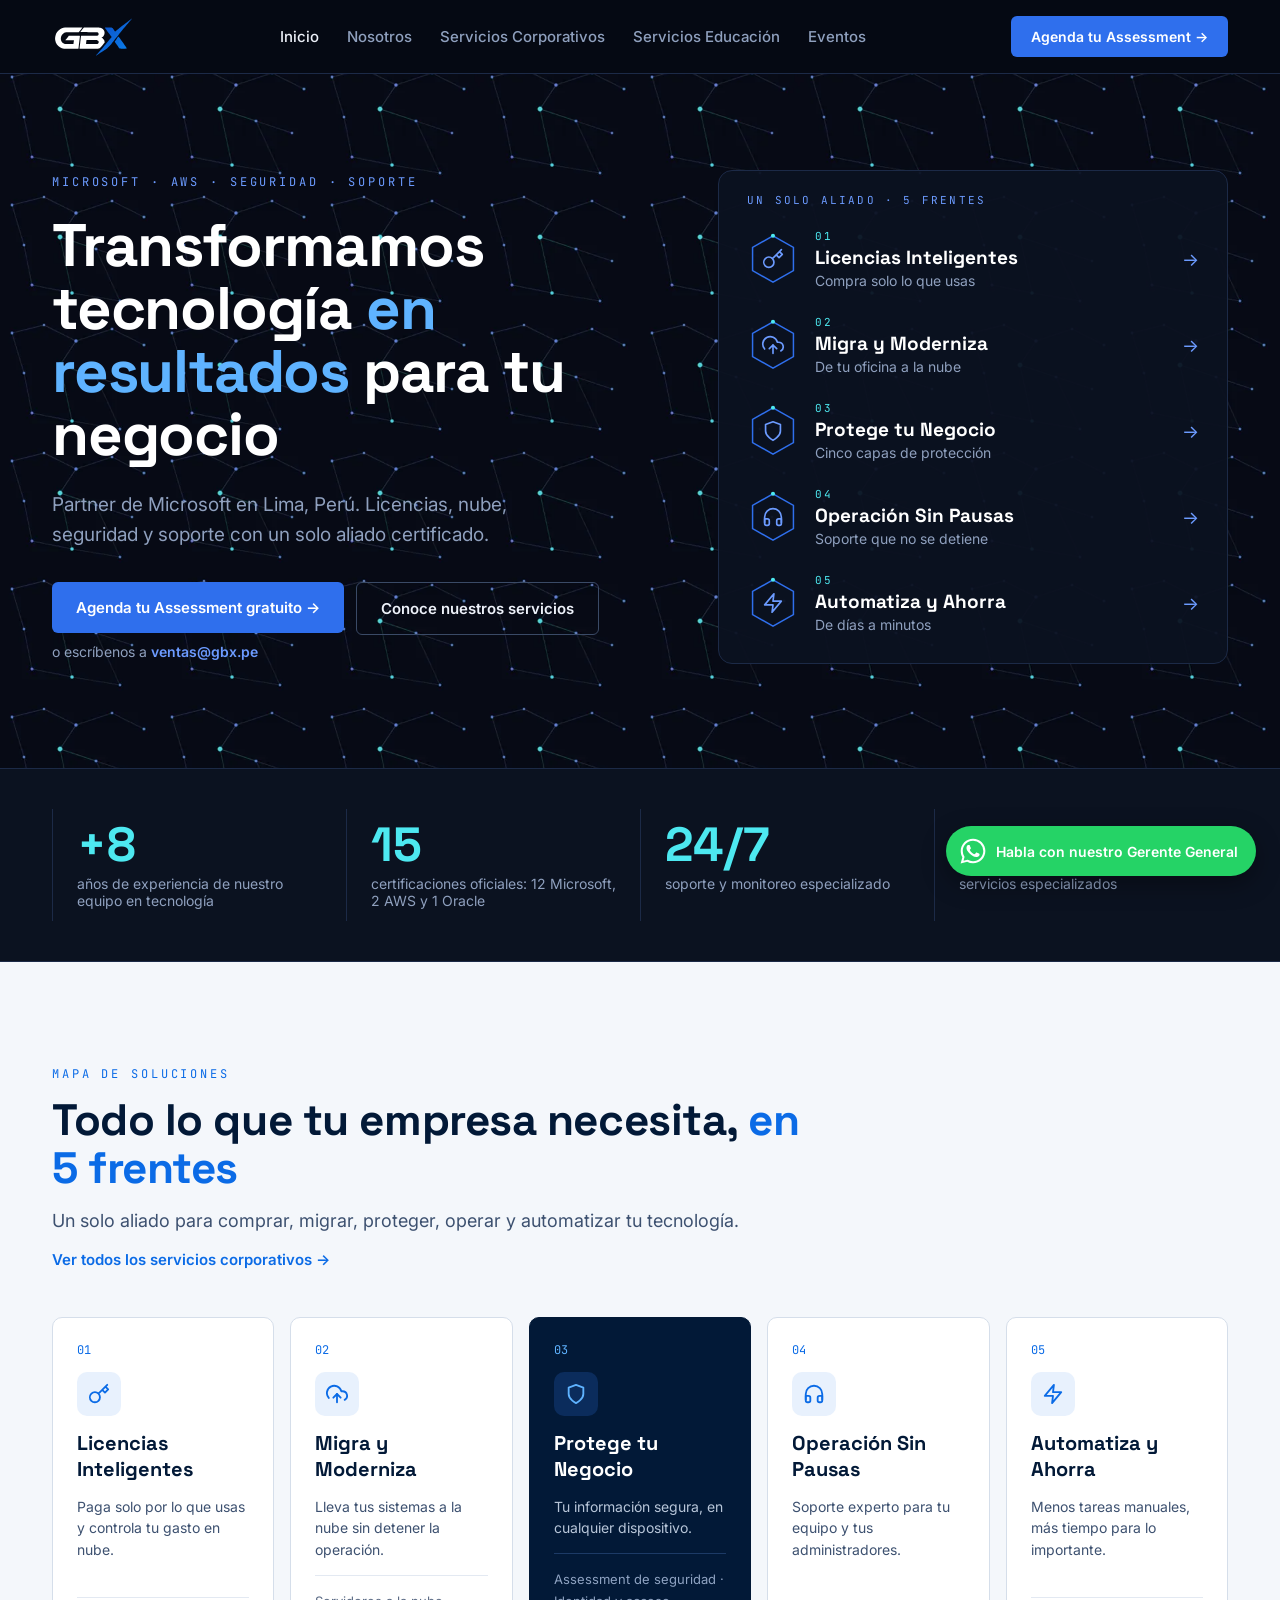
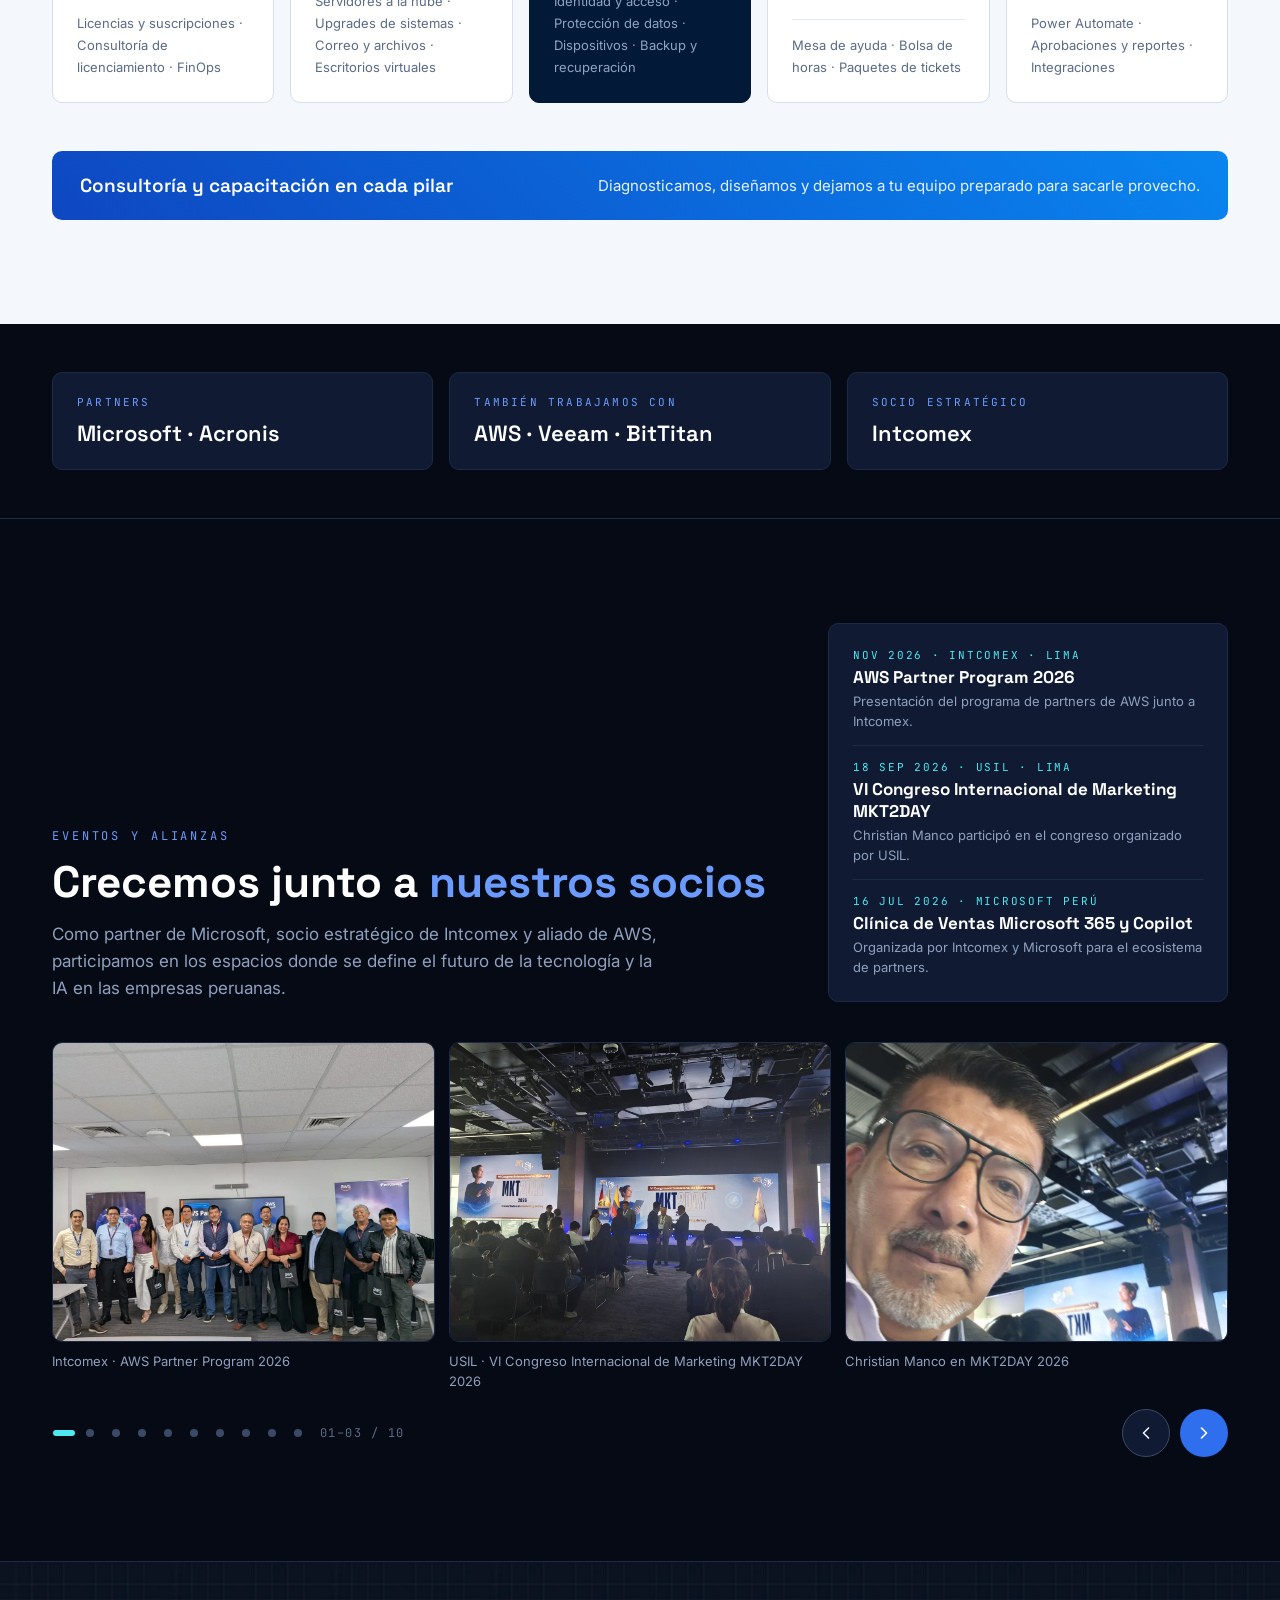
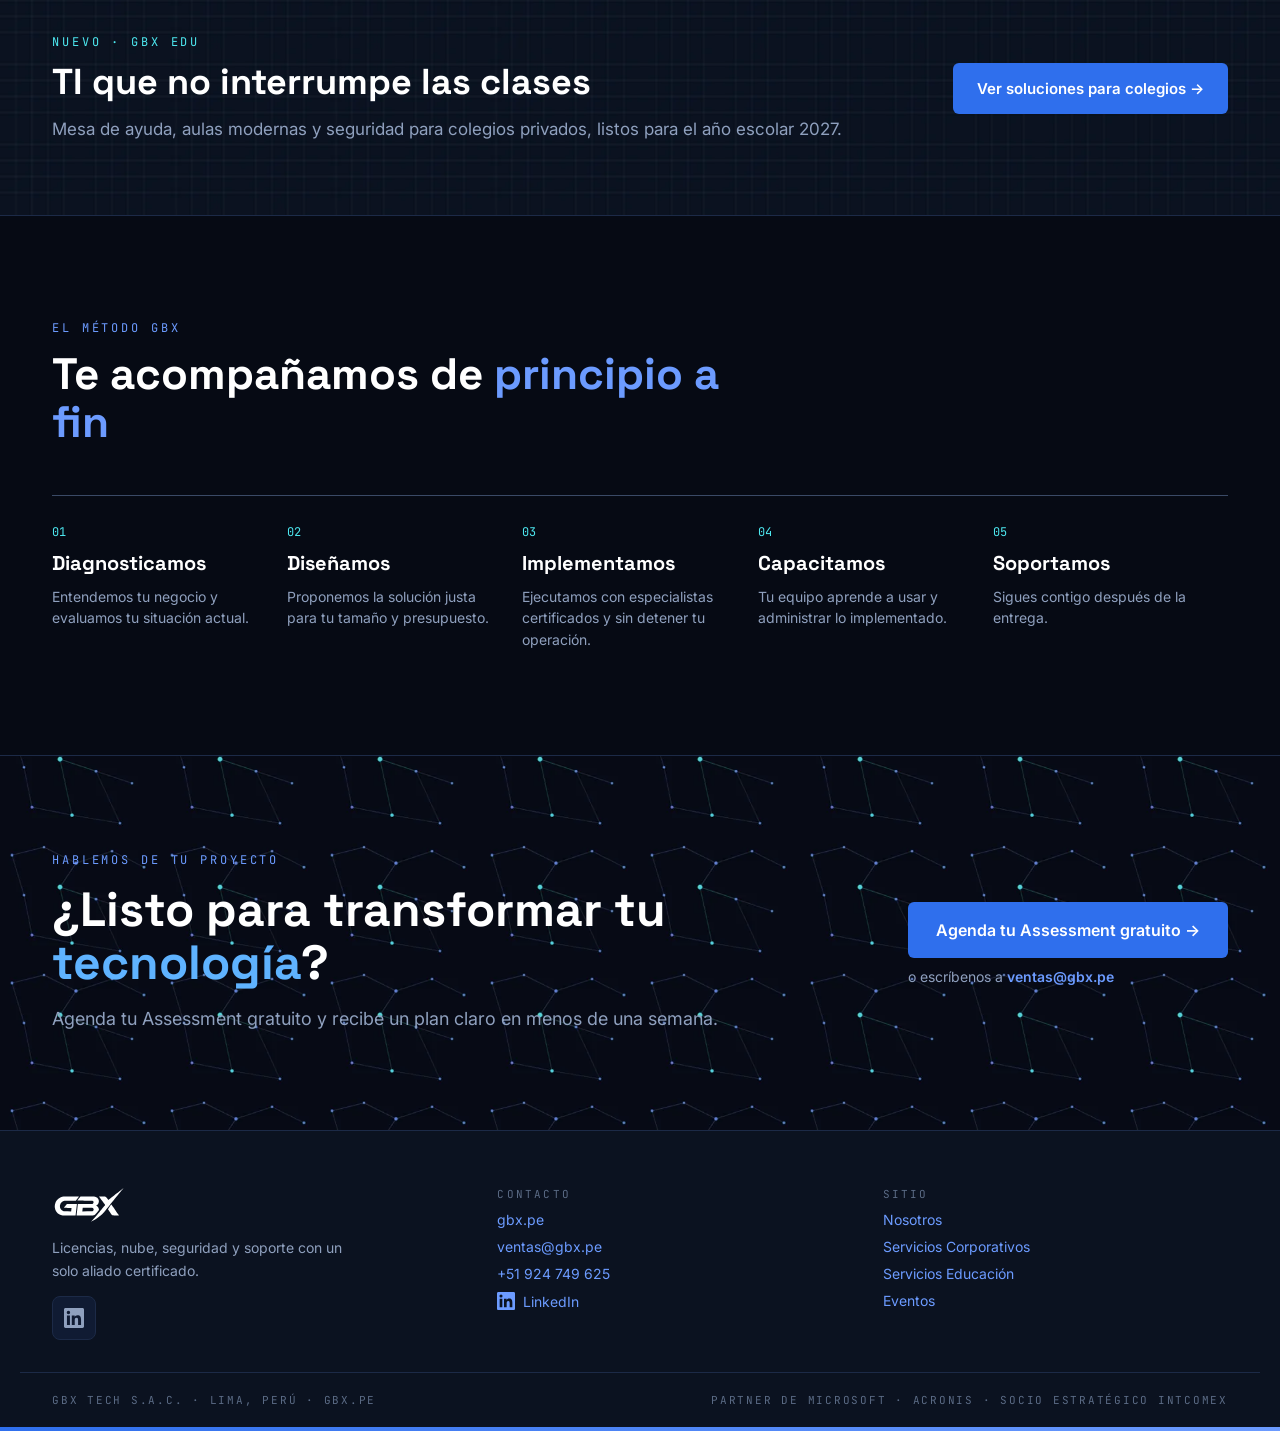
<file: index.html>
<!DOCTYPE html>
<html lang="es">
<head>
<meta charset="utf-8">
<meta name="viewport" content="width=device-width, initial-scale=1">
<title>GBX TECH | Partner Microsoft en Lima: Microsoft 365 y Azure</title>
<meta name="description" content="Partner de Microsoft en Lima, Perú. Licencias Microsoft 365, migración a Azure y AWS, ciberseguridad, backup, mesa de ayuda TI y automatización. Assessment de seguridad gratuito.">
<meta name="keywords" content="partner Microsoft Perú, partner Microsoft Lima, Microsoft 365 empresas Perú, licencias Microsoft 365 Lima, Azure Perú, ciberseguridad empresas Lima, soporte TI empresas Lima, mesa de ayuda TI, migración a la nube Perú, Copilot empresas Perú, GBX TECH">
<meta name="robots" content="index, follow, max-image-preview:large">
<link rel="canonical" href="https://gbx.pe/">
<meta property="og:type" content="website">
<meta property="og:site_name" content="GBX TECH">
<meta property="og:locale" content="es_PE">
<meta name="twitter:card" content="summary_large_image">
<meta name="geo.region" content="PE-LIM">
<meta name="geo.placename" content="Lima">
<meta property="og:title" content="GBX TECH | Partner Microsoft en Lima: Microsoft 365 y Azure">
<meta property="og:description" content="Partner de Microsoft en Lima, Perú. Licencias Microsoft 365, migración a Azure y AWS, ciberseguridad, backup, mesa de ayuda TI y automatización. Assessment de seguridad gratuito.">
<meta property="og:url" content="https://gbx.pe/">
<meta property="og:image" content="https://gbx.pe/img/og-gbx.jpg">
<meta name="theme-color" content="#060A14">
<link rel="icon" href="/favicon.ico" sizes="any">
<link rel="icon" href="/favicon.svg" type="image/svg+xml">
<link rel="icon" href="/img/brand/favicon-32.png" type="image/png" sizes="32x32">
<link rel="apple-touch-icon" href="/apple-touch-icon.png">
<link rel="preconnect" href="https://fonts.googleapis.com">
<link rel="preconnect" href="https://fonts.gstatic.com" crossorigin>
<link href="https://fonts.googleapis.com/css2?family=Inter:wght@400;500;600;700&amp;family=JetBrains+Mono:wght@400;700&amp;family=Space+Grotesk:wght@500;600;700&amp;display=swap" rel="stylesheet">
<link rel="stylesheet" href="/css/gbx.css">
<script type="application/ld+json">
{
 "@context": "https://schema.org",
 "@graph": [
  {
   "@type": [
    "Organization",
    "ProfessionalService"
   ],
   "@id": "https://gbx.pe/#organizacion",
   "name": "GBX TECH",
   "legalName": "GBX TECH S.A.C.",
   "url": "https://gbx.pe/",
   "logo": "https://gbx.pe/img/brand/gbx-logo-color.svg",
   "image": "https://gbx.pe/img/og-gbx.jpg",
   "description": "Empresa peruana de servicios tecnológicos especializada en nube, seguridad y productividad. Partner de Microsoft y Acronis, socio estratégico de Intcomex.",
   "email": "ventas@gbx.pe",
   "telephone": "+51 924 749 625",
   "address": {
    "@type": "PostalAddress",
    "addressLocality": "Lima",
    "addressCountry": "PE"
   },
   "areaServed": {
    "@type": "Country",
    "name": "Perú"
   },
   "founder": {
    "@type": "Person",
    "name": "Christian Manco",
    "jobTitle": "Gerente General"
   },
   "sameAs": [
    "https://www.linkedin.com/company/gbx-tech/"
   ],
   "knowsAbout": [
    "Microsoft 365",
    "Microsoft Azure",
    "AWS",
    "Ciberseguridad",
    "Microsoft Intune",
    "Microsoft Entra ID",
    "Microsoft Defender",
    "Microsoft Purview",
    "Copilot",
    "Power Automate",
    "Power BI",
    "Veeam",
    "Acronis",
    "Migración a la nube",
    "Mesa de ayuda TI"
   ]
  },
  {
   "@type": "WebSite",
   "@id": "https://gbx.pe/#sitio",
   "url": "https://gbx.pe/",
   "name": "GBX TECH",
   "inLanguage": "es-PE",
   "publisher": {
    "@id": "https://gbx.pe/#organizacion"
   }
  }
 ]
}
</script>
</head>
<body>
<div style="font-family: Inter, 'Segoe UI', Arial, sans-serif; color: #EDF1F9; background: #060A14; min-width: 0">

<!-- NAV -->
<header style="position: sticky; top: 0; z-index: 10; background: rgba(6,10,20,0.92); border-bottom: 1px solid #1C2A47">
<nav class="nav" aria-label="Principal" style="max-width: 1240px; margin: 0 auto; padding: 16px 32px; display: flex; flex-wrap: wrap; align-items: center; gap: 24px; justify-content: space-between">
<a href="/" aria-label="GBX TECH, inicio" style="display: flex; align-items: center"><img src="/img/brand/gbx-logo-inverso.svg" alt="GBX" style="height: 40px; width: auto"></a>
<div class="nav-links" style="display: flex; flex-wrap: wrap; gap: 28px; font-size: 15px; font-weight: 500">
<a href="/" aria-current="page">Inicio</a>
<a href="/nosotros/">Nosotros</a>
<a href="/servicios-corporativos/">Servicios Corporativos</a>
<a href="/servicios-educacion/">Servicios Educación</a>
<a href="#eventos">Eventos</a>
</div>
<a target="_blank" rel="noopener" class="nav-cta btn-primario" href="https://wa.me/51924749625?text=Hola%2C%20quisiera%20agendar%20el%20Assessment%20gratuito%20de%20GBX%20TECH" style="background: #2F6FED; color: #FFFFFF; padding: 12px 20px; border-radius: 6px; font-weight: 600; font-size: 14px">Agenda tu Assessment →</a>
</nav>
</header>
<main>

<!-- HERO -->
<section class="tex-malla" style="position: relative; overflow: hidden">
<div style="max-width: 1240px; margin: 0 auto; padding: 96px 32px 104px; display: flex; flex-wrap: wrap; gap: 56px; align-items: center">
<div style="flex: 1 1 520px; min-width: 0; display: flex; flex-direction: column; gap: 24px">
<p style="margin: 0; font-family: 'JetBrains Mono', Consolas, monospace; font-size: 12px; letter-spacing: 0.24em; color: #6C9BFF">MICROSOFT · AWS · SEGURIDAD · SOPORTE</p>
<h1 class="h1" style="margin: 0; font-family: 'Space Grotesk', Arial, sans-serif; font-weight: 700; font-size: 60px; line-height: 1.05; letter-spacing: -0.02em; color: #FFFFFF">Transformamos tecnología <span style="color: #5FB3FF">en resultados</span> para tu negocio</h1>
<p style="margin: 0; font-size: 19px; line-height: 1.6; color: #8FA0BE; max-width: 540px">Partner de Microsoft en Lima, Perú. Licencias, nube, seguridad y soporte con un solo aliado certificado.</p>
<div style="display: flex; flex-wrap: wrap; gap: 12px; margin-top: 8px; align-items: flex-start">
<div class="cta-assessment" style="display: flex; flex-direction: column; align-items: flex-start; gap: 10px">
<a target="_blank" rel="noopener" class="btn-primario" href="https://wa.me/51924749625?text=Hola%2C%20quisiera%20agendar%20el%20Assessment%20gratuito%20de%20GBX%20TECH" style="background: #2F6FED; color: #FFFFFF; padding: 16px 24px; border-radius: 6px; font-weight: 600; font-size: 15px">Agenda tu Assessment gratuito →</a>
<a class="cta-mail" href="mailto:ventas@gbx.pe?subject=Solicitud%20de%20Assessment%20gratuito&amp;body=Hola%20GBX%20TECH%2C%20quisiera%20agendar%20el%20Assessment%20gratuito.%0A%0AEmpresa%3A%0AContacto%3A%0ATel%C3%A9fono%3A" style="font-size: 14px">o escríbenos a <b>ventas@gbx.pe</b></a>
</div>
<a href="/servicios-corporativos/" style="border: 1px solid #3A4A66; color: #EDF1F9; padding: 16px 24px; border-radius: 6px; font-weight: 600; font-size: 15px">Conoce nuestros servicios</a>
</div>
</div>
<nav aria-label="Nuestros 5 frentes" style="flex: 1 1 420px; min-width: 0; background: rgba(11,18,32,0.94); border: 1px solid #1C2A47; border-radius: 14px; padding: 18px 14px; display: flex; flex-direction: column; gap: 2px">
<span style="font-family: 'JetBrains Mono', Consolas, monospace; font-size: 11px; letter-spacing: 0.2em; color: #6C9BFF; padding: 4px 14px 8px">UN SOLO ALIADO · 5 FRENTES</span>
<a class="hero-frente" href="/servicios-corporativos/#licencias" style="display: flex; gap: 16px; align-items: center; padding: 12px 14px; border-radius: 10px"><svg aria-hidden="true" width="52" height="52" viewBox="0 0 56 56" fill="none" style="flex: none"><polygon points="28,3 50,15.5 50,40.5 28,53 6,40.5 6,15.5" stroke="#2F6FED" stroke-width="1.6"/><circle cx="28" cy="3" r="2.2" fill="#4DE8F0"/><g transform="translate(16 16)" stroke="#6C9BFF" stroke-width="1.8" stroke-linecap="round" stroke-linejoin="round" fill="none"><path d="M21 2l-2 2m-7.61 7.61a5.5 5.5 0 1 1-7.778 7.778 5.5 5.5 0 0 1 7.777-7.777zm0 0L15.5 7.5m0 0l3 3L22 7l-3-3m-3.5 3.5L19 4"/></g></svg><span style="display: flex; flex-direction: column; gap: 2px; flex: 1"><span style="font-family: 'JetBrains Mono', Consolas, monospace; font-size: 11px; letter-spacing: 0.16em; color: #4DE8F0">01</span><span style="font-family: 'Space Grotesk', Arial, sans-serif; font-size: 19px; font-weight: 700; color: #FFFFFF">Licencias Inteligentes</span><span style="font-size: 14px; color: #8FA0BE">Compra solo lo que usas</span></span><span aria-hidden="true" style="color: #6C9BFF; font-size: 18px">→</span></a><a class="hero-frente" href="/servicios-corporativos/#migra" style="display: flex; gap: 16px; align-items: center; padding: 12px 14px; border-radius: 10px"><svg aria-hidden="true" width="52" height="52" viewBox="0 0 56 56" fill="none" style="flex: none"><polygon points="28,3 50,15.5 50,40.5 28,53 6,40.5 6,15.5" stroke="#2F6FED" stroke-width="1.6"/><circle cx="28" cy="3" r="2.2" fill="#4DE8F0"/><g transform="translate(16 16)" stroke="#6C9BFF" stroke-width="1.8" stroke-linecap="round" stroke-linejoin="round" fill="none"><polyline points="16 16 12 12 8 16"/><line x1="12" y1="12" x2="12" y2="21"/><path d="M20.39 18.39A5 5 0 0 0 18 9h-1.26A8 8 0 1 0 3 16.3"/></g></svg><span style="display: flex; flex-direction: column; gap: 2px; flex: 1"><span style="font-family: 'JetBrains Mono', Consolas, monospace; font-size: 11px; letter-spacing: 0.16em; color: #4DE8F0">02</span><span style="font-family: 'Space Grotesk', Arial, sans-serif; font-size: 19px; font-weight: 700; color: #FFFFFF">Migra y Moderniza</span><span style="font-size: 14px; color: #8FA0BE">De tu oficina a la nube</span></span><span aria-hidden="true" style="color: #6C9BFF; font-size: 18px">→</span></a><a class="hero-frente" href="/servicios-corporativos/#protege" style="display: flex; gap: 16px; align-items: center; padding: 12px 14px; border-radius: 10px"><svg aria-hidden="true" width="52" height="52" viewBox="0 0 56 56" fill="none" style="flex: none"><polygon points="28,3 50,15.5 50,40.5 28,53 6,40.5 6,15.5" stroke="#2F6FED" stroke-width="1.6"/><circle cx="28" cy="3" r="2.2" fill="#4DE8F0"/><g transform="translate(16 16)" stroke="#6C9BFF" stroke-width="1.8" stroke-linecap="round" stroke-linejoin="round" fill="none"><path d="M12 22s8-4 8-10V5l-8-3-8 3v7c0 6 8 10 8 10z"/></g></svg><span style="display: flex; flex-direction: column; gap: 2px; flex: 1"><span style="font-family: 'JetBrains Mono', Consolas, monospace; font-size: 11px; letter-spacing: 0.16em; color: #4DE8F0">03</span><span style="font-family: 'Space Grotesk', Arial, sans-serif; font-size: 19px; font-weight: 700; color: #FFFFFF">Protege tu Negocio</span><span style="font-size: 14px; color: #8FA0BE">Cinco capas de protección</span></span><span aria-hidden="true" style="color: #6C9BFF; font-size: 18px">→</span></a><a class="hero-frente" href="/servicios-corporativos/#soporte" style="display: flex; gap: 16px; align-items: center; padding: 12px 14px; border-radius: 10px"><svg aria-hidden="true" width="52" height="52" viewBox="0 0 56 56" fill="none" style="flex: none"><polygon points="28,3 50,15.5 50,40.5 28,53 6,40.5 6,15.5" stroke="#2F6FED" stroke-width="1.6"/><circle cx="28" cy="3" r="2.2" fill="#4DE8F0"/><g transform="translate(16 16)" stroke="#6C9BFF" stroke-width="1.8" stroke-linecap="round" stroke-linejoin="round" fill="none"><path d="M3 18v-6a9 9 0 0 1 18 0v6"/><path d="M21 19a2 2 0 0 1-2 2h-1a2 2 0 0 1-2-2v-3a2 2 0 0 1 2-2h3zM3 19a2 2 0 0 0 2 2h1a2 2 0 0 0 2-2v-3a2 2 0 0 0-2-2H3z"/></g></svg><span style="display: flex; flex-direction: column; gap: 2px; flex: 1"><span style="font-family: 'JetBrains Mono', Consolas, monospace; font-size: 11px; letter-spacing: 0.16em; color: #4DE8F0">04</span><span style="font-family: 'Space Grotesk', Arial, sans-serif; font-size: 19px; font-weight: 700; color: #FFFFFF">Operación Sin Pausas</span><span style="font-size: 14px; color: #8FA0BE">Soporte que no se detiene</span></span><span aria-hidden="true" style="color: #6C9BFF; font-size: 18px">→</span></a><a class="hero-frente" href="/servicios-corporativos/#automatiza" style="display: flex; gap: 16px; align-items: center; padding: 12px 14px; border-radius: 10px"><svg aria-hidden="true" width="52" height="52" viewBox="0 0 56 56" fill="none" style="flex: none"><polygon points="28,3 50,15.5 50,40.5 28,53 6,40.5 6,15.5" stroke="#2F6FED" stroke-width="1.6"/><circle cx="28" cy="3" r="2.2" fill="#4DE8F0"/><g transform="translate(16 16)" stroke="#6C9BFF" stroke-width="1.8" stroke-linecap="round" stroke-linejoin="round" fill="none"><polygon points="13 2 3 14 12 14 11 22 21 10 12 10 13 2"/></g></svg><span style="display: flex; flex-direction: column; gap: 2px; flex: 1"><span style="font-family: 'JetBrains Mono', Consolas, monospace; font-size: 11px; letter-spacing: 0.16em; color: #4DE8F0">05</span><span style="font-family: 'Space Grotesk', Arial, sans-serif; font-size: 19px; font-weight: 700; color: #FFFFFF">Automatiza y Ahorra</span><span style="font-size: 14px; color: #8FA0BE">De días a minutos</span></span><span aria-hidden="true" style="color: #6C9BFF; font-size: 18px">→</span></a>
</nav>
</div>
</section>

<!-- KPIs -->
<section style="background: #0B1220; border-top: 1px solid #1C2A47; border-bottom: 1px solid #1C2A47">
<div style="max-width: 1240px; margin: 0 auto; padding: 40px 32px; display: flex; flex-wrap: wrap">
<div style="flex: 1 1 220px; padding: 12px 24px; border-left: 1px solid #1C2A47; display: flex; flex-direction: column; gap: 6px">
<span style="font-family: 'Space Grotesk', Arial, sans-serif; font-weight: 700; font-size: 48px; color: #4DE8F0; line-height: 1">+8</span>
<span style="font-size: 14px; color: #8FA0BE">años de experiencia de nuestro equipo en tecnología</span>
</div>
<div style="flex: 1 1 220px; padding: 12px 24px; border-left: 1px solid #1C2A47; display: flex; flex-direction: column; gap: 6px">
<span style="font-family: 'Space Grotesk', Arial, sans-serif; font-weight: 700; font-size: 48px; color: #4DE8F0; line-height: 1">15</span>
<span style="font-size: 14px; color: #8FA0BE">certificaciones oficiales: 12 Microsoft, 2 AWS y 1 Oracle</span>
</div>
<div style="flex: 1 1 220px; padding: 12px 24px; border-left: 1px solid #1C2A47; display: flex; flex-direction: column; gap: 6px">
<span style="font-family: 'Space Grotesk', Arial, sans-serif; font-weight: 700; font-size: 48px; color: #4DE8F0; line-height: 1">24/7</span>
<span style="font-size: 14px; color: #8FA0BE">soporte y monitoreo especializado</span>
</div>
<div style="flex: 1 1 220px; padding: 12px 24px; border-left: 1px solid #1C2A47; display: flex; flex-direction: column; gap: 6px">
<span style="font-family: 'Space Grotesk', Arial, sans-serif; font-weight: 700; font-size: 48px; color: #4DE8F0; line-height: 1">+15</span>
<span style="font-size: 14px; color: #8FA0BE">servicios especializados</span>
</div>
</div>
</section>

<!-- 5 FRENTES (modo claro, estilo brochure) -->
<section id="frentes" class="light" style="background: #F4F7FB; color: #021937">
<div style="max-width: 1240px; margin: 0 auto; padding: 104px 32px; display: flex; flex-direction: column; gap: 48px">
<div style="display: flex; flex-direction: column; gap: 14px; max-width: 760px">
<p style="margin: 0; font-family: 'JetBrains Mono', Consolas, monospace; font-size: 12px; letter-spacing: 0.24em; color: #0B6BE6">MAPA DE SOLUCIONES</p>
<h2 class="h2" style="margin: 0; font-family: 'Space Grotesk', Arial, sans-serif; font-weight: 700; font-size: 44px; line-height: 1.1; letter-spacing: -0.01em; color: #021937">Todo lo que tu empresa necesita, <span style="color: #0B6BE6">en 5 frentes</span></h2>
<p style="margin: 0; font-size: 18px; line-height: 1.6; color: #3D5170">Un solo aliado para comprar, migrar, proteger, operar y automatizar tu tecnología.</p>
<a href="/servicios-corporativos/" style="font-weight: 600; font-size: 15px">Ver todos los servicios corporativos →</a>
</div>
<div style="display: flex; flex-wrap: wrap; gap: 16px">

<article style="flex: 1 1 200px; min-width: 0; background: #FFFFFF; border: 1px solid #D5DEEA; border-radius: 10px; padding: 24px; display: flex; flex-direction: column; gap: 14px">
<span style="font-family: 'JetBrains Mono', Consolas, monospace; font-size: 12px; color: #0B6BE6">01</span>
<span style="width: 44px; height: 44px; border-radius: 10px; background: #E8F1FD; display: flex; align-items: center; justify-content: center"><svg aria-hidden="true" width="22" height="22" viewBox="0 0 24 24" fill="none" stroke="#0B6BE6" stroke-width="2" stroke-linecap="round" stroke-linejoin="round"><path d="M21 2l-2 2m-7.61 7.61a5.5 5.5 0 1 1-7.778 7.778 5.5 5.5 0 0 1 7.777-7.777zm0 0L15.5 7.5m0 0l3 3L22 7l-3-3m-3.5 3.5L19 4"/></svg></span>
<h3 style="margin: 0; font-family: 'Space Grotesk', Arial, sans-serif; font-size: 20px; font-weight: 700; color: #021937">Licencias Inteligentes</h3>
<p style="margin: 0; font-size: 14px; line-height: 1.55; color: #3D5170">Paga solo por lo que usas y controla tu gasto en nube.</p>
<p style="margin: auto 0 0; padding-top: 14px; border-top: 1px solid #E3E9F2; font-size: 13px; line-height: 1.7; color: #5B6B85">Licencias y suscripciones · Consultoría de licenciamiento · FinOps</p>
</article>

<article style="flex: 1 1 200px; min-width: 0; background: #FFFFFF; border: 1px solid #D5DEEA; border-radius: 10px; padding: 24px; display: flex; flex-direction: column; gap: 14px">
<span style="font-family: 'JetBrains Mono', Consolas, monospace; font-size: 12px; color: #0B6BE6">02</span>
<span style="width: 44px; height: 44px; border-radius: 10px; background: #E8F1FD; display: flex; align-items: center; justify-content: center"><svg aria-hidden="true" width="22" height="22" viewBox="0 0 24 24" fill="none" stroke="#0B6BE6" stroke-width="2" stroke-linecap="round" stroke-linejoin="round"><polyline points="16 16 12 12 8 16"/><line x1="12" y1="12" x2="12" y2="21"/><path d="M20.39 18.39A5 5 0 0 0 18 9h-1.26A8 8 0 1 0 3 16.3"/></svg></span>
<h3 style="margin: 0; font-family: 'Space Grotesk', Arial, sans-serif; font-size: 20px; font-weight: 700; color: #021937">Migra y Moderniza</h3>
<p style="margin: 0; font-size: 14px; line-height: 1.55; color: #3D5170">Lleva tus sistemas a la nube sin detener la operación.</p>
<p style="margin: auto 0 0; padding-top: 14px; border-top: 1px solid #E3E9F2; font-size: 13px; line-height: 1.7; color: #5B6B85">Servidores a la nube · Upgrades de sistemas · Correo y archivos · Escritorios virtuales</p>
</article>

<article style="flex: 1 1 200px; min-width: 0; background: #021937; border: 1px solid #021937; border-radius: 10px; padding: 24px; display: flex; flex-direction: column; gap: 14px; color: #FFFFFF">
<span style="font-family: 'JetBrains Mono', Consolas, monospace; font-size: 12px; color: #5FB3FF">03</span>
<span style="width: 44px; height: 44px; border-radius: 10px; background: #0B2C5C; display: flex; align-items: center; justify-content: center"><svg aria-hidden="true" width="22" height="22" viewBox="0 0 24 24" fill="none" stroke="#5FB3FF" stroke-width="2" stroke-linecap="round" stroke-linejoin="round"><path d="M12 22s8-4 8-10V5l-8-3-8 3v7c0 6 8 10 8 10z"/></svg></span>
<h3 style="margin: 0; font-family: 'Space Grotesk', Arial, sans-serif; font-size: 20px; font-weight: 700; color: #FFFFFF">Protege tu Negocio</h3>
<p style="margin: 0; font-size: 14px; line-height: 1.55; color: #B8C6D9">Tu información segura, en cualquier dispositivo.</p>
<p style="margin: auto 0 0; padding-top: 14px; border-top: 1px solid #1C3A66; font-size: 13px; line-height: 1.7; color: #8FA3C2">Assessment de seguridad · Identidad y acceso · Protección de datos · Dispositivos · Backup y recuperación</p>
</article>

<article style="flex: 1 1 200px; min-width: 0; background: #FFFFFF; border: 1px solid #D5DEEA; border-radius: 10px; padding: 24px; display: flex; flex-direction: column; gap: 14px">
<span style="font-family: 'JetBrains Mono', Consolas, monospace; font-size: 12px; color: #0B6BE6">04</span>
<span style="width: 44px; height: 44px; border-radius: 10px; background: #E8F1FD; display: flex; align-items: center; justify-content: center"><svg aria-hidden="true" width="22" height="22" viewBox="0 0 24 24" fill="none" stroke="#0B6BE6" stroke-width="2" stroke-linecap="round" stroke-linejoin="round"><path d="M3 18v-6a9 9 0 0 1 18 0v6"/><path d="M21 19a2 2 0 0 1-2 2h-1a2 2 0 0 1-2-2v-3a2 2 0 0 1 2-2h3zM3 19a2 2 0 0 0 2 2h1a2 2 0 0 0 2-2v-3a2 2 0 0 0-2-2H3z"/></svg></span>
<h3 style="margin: 0; font-family: 'Space Grotesk', Arial, sans-serif; font-size: 20px; font-weight: 700; color: #021937">Operación Sin Pausas</h3>
<p style="margin: 0; font-size: 14px; line-height: 1.55; color: #3D5170">Soporte experto para tu equipo y tus administradores.</p>
<p style="margin: auto 0 0; padding-top: 14px; border-top: 1px solid #E3E9F2; font-size: 13px; line-height: 1.7; color: #5B6B85">Mesa de ayuda · Bolsa de horas · Paquetes de tickets</p>
</article>

<article style="flex: 1 1 200px; min-width: 0; background: #FFFFFF; border: 1px solid #D5DEEA; border-radius: 10px; padding: 24px; display: flex; flex-direction: column; gap: 14px">
<span style="font-family: 'JetBrains Mono', Consolas, monospace; font-size: 12px; color: #0B6BE6">05</span>
<span style="width: 44px; height: 44px; border-radius: 10px; background: #E8F1FD; display: flex; align-items: center; justify-content: center"><svg aria-hidden="true" width="22" height="22" viewBox="0 0 24 24" fill="none" stroke="#0B6BE6" stroke-width="2" stroke-linecap="round" stroke-linejoin="round"><polygon points="13 2 3 14 12 14 11 22 21 10 12 10 13 2"/></svg></span>
<h3 style="margin: 0; font-family: 'Space Grotesk', Arial, sans-serif; font-size: 20px; font-weight: 700; color: #021937">Automatiza y Ahorra</h3>
<p style="margin: 0; font-size: 14px; line-height: 1.55; color: #3D5170">Menos tareas manuales, más tiempo para lo importante.</p>
<p style="margin: auto 0 0; padding-top: 14px; border-top: 1px solid #E3E9F2; font-size: 13px; line-height: 1.7; color: #5B6B85">Power Automate · Aprobaciones y reportes · Integraciones</p>
</article>
</div>

<div class="grad-x" style="border-radius: 10px; padding: 22px 28px; display: flex; flex-wrap: wrap; gap: 16px; align-items: center; justify-content: space-between; color: #FFFFFF">
<p style="margin: 0; font-family: 'Space Grotesk', Arial, sans-serif; font-weight: 600; font-size: 19px">Consultoría y capacitación en cada pilar</p>
<p style="margin: 0; font-size: 15px; color: #E8F1FD">Diagnosticamos, diseñamos y dejamos a tu equipo preparado para sacarle provecho.</p>
</div>
</div>
</section>

<!-- PARTNERS -->
<section style="background: #060A14; border-bottom: 1px solid #1C2A47">
<div style="max-width: 1240px; margin: 0 auto; padding: 48px 32px; display: flex; flex-wrap: wrap; gap: 16px">
<div style="flex: 1 1 280px; background: #101B33; border: 1px solid #1C2A47; border-radius: 10px; padding: 22px 24px; display: flex; flex-direction: column; gap: 10px">
<span style="font-family: 'JetBrains Mono', Consolas, monospace; font-size: 11px; letter-spacing: 0.2em; color: #6C9BFF">PARTNERS</span>
<span style="font-family: 'Space Grotesk', Arial, sans-serif; font-size: 22px; font-weight: 600; color: #FFFFFF">Microsoft · Acronis</span>
</div>
<div style="flex: 1 1 280px; background: #101B33; border: 1px solid #1C2A47; border-radius: 10px; padding: 22px 24px; display: flex; flex-direction: column; gap: 10px">
<span style="font-family: 'JetBrains Mono', Consolas, monospace; font-size: 11px; letter-spacing: 0.2em; color: #6C9BFF">TAMBIÉN TRABAJAMOS CON</span>
<span style="font-family: 'Space Grotesk', Arial, sans-serif; font-size: 22px; font-weight: 600; color: #FFFFFF">AWS · Veeam · BitTitan</span>
</div>
<div style="flex: 1 1 280px; background: #101B33; border: 1px solid #1C2A47; border-radius: 10px; padding: 22px 24px; display: flex; flex-direction: column; gap: 10px">
<span style="font-family: 'JetBrains Mono', Consolas, monospace; font-size: 11px; letter-spacing: 0.2em; color: #6C9BFF">SOCIO ESTRATÉGICO</span>
<span style="font-family: 'Space Grotesk', Arial, sans-serif; font-size: 22px; font-weight: 600; color: #FFFFFF">Intcomex</span>
</div>
</div>
</section>

<!-- EVENTOS -->
<section id="eventos" style="background: #060A14">
<div style="max-width: 1240px; margin: 0 auto; padding: 104px 32px; display: flex; flex-direction: column; gap: 40px">
<div style="display: flex; flex-wrap: wrap; gap: 32px; align-items: flex-end; justify-content: space-between">
<div style="flex: 1 1 520px; display: flex; flex-direction: column; gap: 14px">
<p style="margin: 0; font-family: 'JetBrains Mono', Consolas, monospace; font-size: 12px; letter-spacing: 0.24em; color: #6C9BFF">EVENTOS Y ALIANZAS</p>
<h2 class="h2" style="margin: 0; font-family: 'Space Grotesk', Arial, sans-serif; font-weight: 700; font-size: 44px; line-height: 1.1; color: #FFFFFF">Crecemos junto a <span style="color: #6C9BFF">nuestros socios</span></h2>
<p style="margin: 0; font-size: 17px; line-height: 1.6; color: #8FA0BE; max-width: 620px">Como partner de Microsoft, socio estratégico de Intcomex y aliado de AWS, participamos en los espacios donde se define el futuro de la tecnología y la IA en las empresas peruanas.</p>
</div>
<div style="flex: 0 1 400px; background: #101B33; border: 1px solid #1C2A47; border-radius: 10px; padding: 10px 24px; display: flex; flex-direction: column">
<ul style="margin: 0; padding: 0; list-style: none"><li style="padding: 14px 0; display: flex; flex-direction: column; gap: 4px"><span style="font-family: 'JetBrains Mono', Consolas, monospace; font-size: 11px; letter-spacing: 0.16em; color: #4DE8F0">NOV 2026 · INTCOMEX · LIMA</span><span style="font-family: 'Space Grotesk', Arial, sans-serif; font-size: 17px; font-weight: 700; color: #FFFFFF">AWS Partner Program 2026</span><span style="font-size: 13px; line-height: 1.5; color: #8FA0BE">Presentación del programa de partners de AWS junto a Intcomex.</span></li><li style="padding: 14px 0; border-top: 1px solid #1C2A47; display: flex; flex-direction: column; gap: 4px"><span style="font-family: 'JetBrains Mono', Consolas, monospace; font-size: 11px; letter-spacing: 0.16em; color: #4DE8F0">18 SEP 2026 · USIL · LIMA</span><span style="font-family: 'Space Grotesk', Arial, sans-serif; font-size: 17px; font-weight: 700; color: #FFFFFF">VI Congreso Internacional de Marketing MKT2DAY</span><span style="font-size: 13px; line-height: 1.5; color: #8FA0BE">Christian Manco participó en el congreso organizado por USIL.</span></li><li style="padding: 14px 0; border-top: 1px solid #1C2A47; display: flex; flex-direction: column; gap: 4px"><span style="font-family: 'JetBrains Mono', Consolas, monospace; font-size: 11px; letter-spacing: 0.16em; color: #4DE8F0">16 JUL 2026 · MICROSOFT PERÚ</span><span style="font-family: 'Space Grotesk', Arial, sans-serif; font-size: 17px; font-weight: 700; color: #FFFFFF">Clínica de Ventas Microsoft 365 y Copilot</span><span style="font-size: 13px; line-height: 1.5; color: #8FA0BE">Organizada por Intcomex y Microsoft para el ecosistema de partners.</span></li></ul>
</div>
</div>

<div class="carrusel" role="region" aria-roledescription="carrusel" aria-label="Fotos de eventos de GBX TECH" style="display: flex; flex-direction: column; gap: 18px">
<div class="carrusel-pista" aria-live="polite" style="display: flex; flex-wrap: wrap; gap: 14px">
<figure class="carrusel-item" data-i="0" style="flex: 1 1 300px; min-width: 0; margin: 0; display: flex; flex-direction: column; gap: 10px">
<img src="/img/eventos/aws-partner-program-grupo.webp" alt="Christian Manco con partners en la presentación del AWS Partner Program 2026 en Intcomex" width="1280" height="960" style="width: 100%; height: 300px; object-fit: cover; border-radius: 10px; border: 1px solid #1C2A47; display: block">
<figcaption style="font-size: 13px; line-height: 1.5; color: #8FA0BE">Intcomex · AWS Partner Program 2026</figcaption>
</figure>
<figure class="carrusel-item" data-i="1" style="flex: 1 1 300px; min-width: 0; margin: 0; display: flex; flex-direction: column; gap: 10px">
<img src="/img/eventos/usil-mkt2day-escenario.webp" alt="Escenario del VI Congreso Internacional de Marketing MKT2DAY 2026 en USIL" width="1400" height="1050" style="width: 100%; height: 300px; object-fit: cover; border-radius: 10px; border: 1px solid #1C2A47; display: block">
<figcaption style="font-size: 13px; line-height: 1.5; color: #8FA0BE">USIL · VI Congreso Internacional de Marketing MKT2DAY 2026</figcaption>
</figure>
<figure class="carrusel-item" data-i="2" style="flex: 1 1 300px; min-width: 0; margin: 0; display: flex; flex-direction: column; gap: 10px">
<img src="/img/eventos/usil-mkt2day-christian.webp" alt="Christian Manco en el auditorio del congreso MKT2DAY 2026" width="1050" height="1400" style="width: 100%; height: 300px; object-fit: cover; border-radius: 10px; border: 1px solid #1C2A47; display: block; object-position: center 30%">
<figcaption style="font-size: 13px; line-height: 1.5; color: #8FA0BE">Christian Manco en MKT2DAY 2026</figcaption>
</figure>
<figure class="carrusel-item" data-i="3" hidden style="flex: 1 1 300px; min-width: 0; margin: 0; display: flex; flex-direction: column; gap: 10px">
<img src="/img/eventos/usil-mkt2day-asistentes.webp" alt="Asistentes ingresando al congreso MKT2DAY 2026 en USIL" loading="lazy" width="1400" height="1050" style="width: 100%; height: 300px; object-fit: cover; border-radius: 10px; border: 1px solid #1C2A47; display: block">
<figcaption style="font-size: 13px; line-height: 1.5; color: #8FA0BE">Asistentes al congreso MKT2DAY · USIL</figcaption>
</figure>
<figure class="carrusel-item" data-i="4" hidden style="flex: 1 1 300px; min-width: 0; margin: 0; display: flex; flex-direction: column; gap: 10px">
<img src="/img/eventos/usil-campus-christian.webp" alt="Christian Manco en el campus de USIL" loading="lazy" width="1400" height="1050" style="width: 100%; height: 300px; object-fit: cover; border-radius: 10px; border: 1px solid #1C2A47; display: block">
<figcaption style="font-size: 13px; line-height: 1.5; color: #8FA0BE">Campus USIL · 18 de septiembre de 2026</figcaption>
</figure>
<figure class="carrusel-item" data-i="5" hidden style="flex: 1 1 300px; min-width: 0; margin: 0; display: flex; flex-direction: column; gap: 10px">
<img src="/img/eventos/clinica-m365-sala.webp" alt="Sala de Microsoft Perú con la presentación de la clínica" loading="lazy" width="1400" height="1050" style="width: 100%; height: 300px; object-fit: cover; border-radius: 10px; border: 1px solid #1C2A47; display: block">
<figcaption style="font-size: 13px; line-height: 1.5; color: #8FA0BE">Sesión de apertura con el equipo de Microsoft</figcaption>
</figure>
<figure class="carrusel-item" data-i="6" hidden style="flex: 1 1 300px; min-width: 0; margin: 0; display: flex; flex-direction: column; gap: 10px">
<img src="/img/eventos/clinica-m365-grupo.webp" alt="Christian Manco con los asistentes del evento" loading="lazy" width="1400" height="1050" style="width: 100%; height: 300px; object-fit: cover; border-radius: 10px; border: 1px solid #1C2A47; display: block">
<figcaption style="font-size: 13px; line-height: 1.5; color: #8FA0BE">Junto al ecosistema de partners de Intcomex y Microsoft</figcaption>
</figure>
<figure class="carrusel-item" data-i="7" hidden style="flex: 1 1 300px; min-width: 0; margin: 0; display: flex; flex-direction: column; gap: 10px">
<img src="/img/eventos/clinica-m365-sesion.webp" alt="Sesión de la clínica con ponente en pantalla" loading="lazy" width="1400" height="1050" style="width: 100%; height: 300px; object-fit: cover; border-radius: 10px; border: 1px solid #1C2A47; display: block">
<figcaption style="font-size: 13px; line-height: 1.5; color: #8FA0BE">Estrategia comercial de Microsoft 365 y Copilot</figcaption>
</figure>
<figure class="carrusel-item" data-i="8" hidden style="flex: 1 1 300px; min-width: 0; margin: 0; display: flex; flex-direction: column; gap: 10px">
<img src="/img/eventos/clinica-m365-networking.webp" alt="Christian Manco con un asistente frente a la pantalla del evento" loading="lazy" width="1400" height="1050" style="width: 100%; height: 300px; object-fit: cover; border-radius: 10px; border: 1px solid #1C2A47; display: block">
<figcaption style="font-size: 13px; line-height: 1.5; color: #8FA0BE">Networking con partners</figcaption>
</figure>
<figure class="carrusel-item" data-i="9" hidden style="flex: 1 1 300px; min-width: 0; margin: 0; display: flex; flex-direction: column; gap: 10px">
<img src="/img/eventos/clinica-m365-laptop.webp" alt="Laptop con la web de GBX TECH junto a la carpeta de Intcomex" loading="lazy" width="1400" height="1050" style="width: 100%; height: 300px; object-fit: cover; border-radius: 10px; border: 1px solid #1C2A47; display: block">
<figcaption style="font-size: 13px; line-height: 1.5; color: #8FA0BE">GBX TECH, socio estratégico de Intcomex</figcaption>
</figure>
</div>
<div style="display: flex; align-items: center; justify-content: space-between; gap: 16px; flex-wrap: wrap">
<div class="carrusel-puntos" style="display: flex; flex-wrap: wrap; gap: 2px; align-items: center">
<button type="button" class="carrusel-punto" data-i="0" aria-label="Ir a la foto 1" style="width: 24px; height: 28px; padding: 0; border: 0; background: transparent; cursor: pointer; display: flex; align-items: center; justify-content: center"><span></span></button>
<button type="button" class="carrusel-punto" data-i="1" aria-label="Ir a la foto 2" style="width: 24px; height: 28px; padding: 0; border: 0; background: transparent; cursor: pointer; display: flex; align-items: center; justify-content: center"><span></span></button>
<button type="button" class="carrusel-punto" data-i="2" aria-label="Ir a la foto 3" style="width: 24px; height: 28px; padding: 0; border: 0; background: transparent; cursor: pointer; display: flex; align-items: center; justify-content: center"><span></span></button>
<button type="button" class="carrusel-punto" data-i="3" aria-label="Ir a la foto 4" style="width: 24px; height: 28px; padding: 0; border: 0; background: transparent; cursor: pointer; display: flex; align-items: center; justify-content: center"><span></span></button>
<button type="button" class="carrusel-punto" data-i="4" aria-label="Ir a la foto 5" style="width: 24px; height: 28px; padding: 0; border: 0; background: transparent; cursor: pointer; display: flex; align-items: center; justify-content: center"><span></span></button>
<button type="button" class="carrusel-punto" data-i="5" aria-label="Ir a la foto 6" style="width: 24px; height: 28px; padding: 0; border: 0; background: transparent; cursor: pointer; display: flex; align-items: center; justify-content: center"><span></span></button>
<button type="button" class="carrusel-punto" data-i="6" aria-label="Ir a la foto 7" style="width: 24px; height: 28px; padding: 0; border: 0; background: transparent; cursor: pointer; display: flex; align-items: center; justify-content: center"><span></span></button>
<button type="button" class="carrusel-punto" data-i="7" aria-label="Ir a la foto 8" style="width: 24px; height: 28px; padding: 0; border: 0; background: transparent; cursor: pointer; display: flex; align-items: center; justify-content: center"><span></span></button>
<button type="button" class="carrusel-punto" data-i="8" aria-label="Ir a la foto 9" style="width: 24px; height: 28px; padding: 0; border: 0; background: transparent; cursor: pointer; display: flex; align-items: center; justify-content: center"><span></span></button>
<button type="button" class="carrusel-punto" data-i="9" aria-label="Ir a la foto 10" style="width: 24px; height: 28px; padding: 0; border: 0; background: transparent; cursor: pointer; display: flex; align-items: center; justify-content: center"><span></span></button>
<span class="carrusel-contador" style="margin-left: 8px; font-family: 'JetBrains Mono', Consolas, monospace; font-size: 12px; letter-spacing: 0.12em; color: #5B6B85">01–03 / 10</span>
</div>
<div style="display: flex; gap: 10px">
<button type="button" class="carrusel-btn carrusel-prev" aria-label="Fotos anteriores" style="width: 48px; height: 48px; border-radius: 50%; border: 1px solid #3A4A66; background: #101B33; color: #EDF1F9; cursor: pointer; display: flex; align-items: center; justify-content: center"><svg aria-hidden="true" width="20" height="20" viewBox="0 0 24 24" fill="none" stroke="currentColor" stroke-width="2" stroke-linecap="round" stroke-linejoin="round"><polyline points="15 18 9 12 15 6"/></svg></button>
<button type="button" class="carrusel-btn carrusel-next" aria-label="Fotos siguientes" style="width: 48px; height: 48px; border-radius: 50%; border: 0; background: #2F6FED; color: #FFFFFF; cursor: pointer; display: flex; align-items: center; justify-content: center"><svg aria-hidden="true" width="20" height="20" viewBox="0 0 24 24" fill="none" stroke="currentColor" stroke-width="2" stroke-linecap="round" stroke-linejoin="round"><polyline points="9 18 15 12 9 6"/></svg></button>
</div>
</div>
</div>
</div>
</div>
</section>

<!-- SECTOR EDUCATIVO TEASER -->
<section class="tex-plano" style="border-top: 1px solid #1C2A47; border-bottom: 1px solid #1C2A47">
<div style="max-width: 1240px; margin: 0 auto; padding: 72px 32px; display: flex; flex-wrap: wrap; gap: 32px; align-items: center; justify-content: space-between">
<div style="flex: 1 1 560px; display: flex; flex-direction: column; gap: 12px">
<p style="margin: 0; font-family: 'JetBrains Mono', Consolas, monospace; font-size: 12px; letter-spacing: 0.24em; color: #4DE8F0">NUEVO · GBX EDU</p>
<h2 class="h2" style="margin: 0; font-family: 'Space Grotesk', Arial, sans-serif; font-weight: 700; font-size: 36px; line-height: 1.15; color: #FFFFFF">TI que no interrumpe las clases</h2>
<p style="margin: 0; font-size: 17px; line-height: 1.6; color: #8FA0BE">Mesa de ayuda, aulas modernas y seguridad para colegios privados, listos para el año escolar 2027.</p>
</div>
<a class="btn-primario" href="/servicios-educacion/" style="background: #2F6FED; color: #FFFFFF; padding: 16px 24px; border-radius: 6px; font-weight: 600; font-size: 15px">Ver soluciones para colegios →</a>
</div>
</section>

<!-- METODOLOGÍA -->
<section style="background: #060A14">
<div style="max-width: 1240px; margin: 0 auto; padding: 104px 32px; display: flex; flex-direction: column; gap: 48px">
<div style="display: flex; flex-direction: column; gap: 14px; max-width: 720px">
<p style="margin: 0; font-family: 'JetBrains Mono', Consolas, monospace; font-size: 12px; letter-spacing: 0.24em; color: #6C9BFF">EL MÉTODO GBX</p>
<h2 class="h2" style="margin: 0; font-family: 'Space Grotesk', Arial, sans-serif; font-weight: 700; font-size: 44px; line-height: 1.1; color: #FFFFFF">Te acompañamos de <span style="color: #6C9BFF">principio a fin</span></h2>
</div>
<div style="display: flex; flex-wrap: wrap; gap: 0; border-top: 1px solid #3A4A66">
<div style="flex: 1 1 200px; padding: 28px 24px 0 0; display: flex; flex-direction: column; gap: 10px">
<span style="font-family: 'JetBrains Mono', Consolas, monospace; font-size: 12px; color: #4DE8F0">01</span>
<h3 style="margin: 0; font-family: 'Space Grotesk', Arial, sans-serif; font-size: 20px; font-weight: 700; color: #FFFFFF">Diagnosticamos</h3>
<p style="margin: 0; font-size: 14px; line-height: 1.55; color: #8FA0BE">Entendemos tu negocio y evaluamos tu situación actual.</p>
</div>
<div style="flex: 1 1 200px; padding: 28px 24px 0 0; display: flex; flex-direction: column; gap: 10px">
<span style="font-family: 'JetBrains Mono', Consolas, monospace; font-size: 12px; color: #4DE8F0">02</span>
<h3 style="margin: 0; font-family: 'Space Grotesk', Arial, sans-serif; font-size: 20px; font-weight: 700; color: #FFFFFF">Diseñamos</h3>
<p style="margin: 0; font-size: 14px; line-height: 1.55; color: #8FA0BE">Proponemos la solución justa para tu tamaño y presupuesto.</p>
</div>
<div style="flex: 1 1 200px; padding: 28px 24px 0 0; display: flex; flex-direction: column; gap: 10px">
<span style="font-family: 'JetBrains Mono', Consolas, monospace; font-size: 12px; color: #4DE8F0">03</span>
<h3 style="margin: 0; font-family: 'Space Grotesk', Arial, sans-serif; font-size: 20px; font-weight: 700; color: #FFFFFF">Implementamos</h3>
<p style="margin: 0; font-size: 14px; line-height: 1.55; color: #8FA0BE">Ejecutamos con especialistas certificados y sin detener tu operación.</p>
</div>
<div style="flex: 1 1 200px; padding: 28px 24px 0 0; display: flex; flex-direction: column; gap: 10px">
<span style="font-family: 'JetBrains Mono', Consolas, monospace; font-size: 12px; color: #4DE8F0">04</span>
<h3 style="margin: 0; font-family: 'Space Grotesk', Arial, sans-serif; font-size: 20px; font-weight: 700; color: #FFFFFF">Capacitamos</h3>
<p style="margin: 0; font-size: 14px; line-height: 1.55; color: #8FA0BE">Tu equipo aprende a usar y administrar lo implementado.</p>
</div>
<div style="flex: 1 1 200px; padding: 28px 24px 0 0; display: flex; flex-direction: column; gap: 10px">
<span style="font-family: 'JetBrains Mono', Consolas, monospace; font-size: 12px; color: #4DE8F0">05</span>
<h3 style="margin: 0; font-family: 'Space Grotesk', Arial, sans-serif; font-size: 20px; font-weight: 700; color: #FFFFFF">Soportamos</h3>
<p style="margin: 0; font-size: 14px; line-height: 1.55; color: #8FA0BE">Sigues contigo después de la entrega.</p>
</div>
</div>
</div>
</section>

<!-- CTA -->
<section id="cta" class="tex-malla" style="border-top: 1px solid #1C2A47">
<div style="max-width: 1240px; margin: 0 auto; padding: 96px 32px; display: flex; flex-wrap: wrap; gap: 40px; align-items: center; justify-content: space-between">
<div style="flex: 1 1 560px; display: flex; flex-direction: column; gap: 16px">
<p style="margin: 0; font-family: 'JetBrains Mono', Consolas, monospace; font-size: 12px; letter-spacing: 0.24em; color: #6C9BFF">HABLEMOS DE TU PROYECTO</p>
<h2 class="h2" style="margin: 0; font-family: 'Space Grotesk', Arial, sans-serif; font-weight: 700; font-size: 48px; line-height: 1.1; color: #FFFFFF">¿Listo para transformar tu <span style="color: #5FB3FF">tecnología</span>?</h2>
<p style="margin: 0; font-size: 18px; line-height: 1.6; color: #8FA0BE">Agenda tu Assessment gratuito y recibe un plan claro en menos de una semana.</p>
</div>
<div class="cta-assessment" style="display: flex; flex-direction: column; align-items: flex-start; gap: 10px">
<a target="_blank" rel="noopener" class="btn-primario" href="https://wa.me/51924749625?text=Hola%2C%20quisiera%20agendar%20el%20Assessment%20gratuito%20de%20GBX%20TECH" style="background: #2F6FED; color: #FFFFFF; padding: 18px 28px; border-radius: 6px; font-weight: 600; font-size: 16px">Agenda tu Assessment gratuito →</a>
<a class="cta-mail" href="mailto:ventas@gbx.pe?subject=Solicitud%20de%20Assessment%20gratuito&amp;body=Hola%20GBX%20TECH%2C%20quisiera%20agendar%20el%20Assessment%20gratuito.%0A%0AEmpresa%3A%0AContacto%3A%0ATel%C3%A9fono%3A" style="font-size: 14px">o escríbenos a <b>ventas@gbx.pe</b></a>
</div>
</div>
</section>

</main>

<!-- FOOTER -->
<footer style="background: #0B1220; border-top: 1px solid #1C2A47">
<div style="max-width: 1240px; margin: 0 auto; padding: 56px 32px 32px; display: flex; flex-wrap: wrap; gap: 40px; justify-content: space-between">
<div style="flex: 1 1 260px; display: flex; flex-direction: column; gap: 14px">
<img src="/img/brand/gbx-logo-blanco.svg" alt="GBX" style="height: 36px; width: auto; align-self: flex-start">
<p style="margin: 0; font-size: 14px; line-height: 1.6; color: #8FA0BE; max-width: 300px">Licencias, nube, seguridad y soporte con un solo aliado certificado.</p>
<a class="social-li" href="https://www.linkedin.com/company/gbx-tech/" target="_blank" rel="noopener" aria-label="GBX TECH en LinkedIn" style="align-self: flex-start; width: 44px; height: 44px; border-radius: 8px; border: 1px solid #1C2A47; background: #101B33; display: flex; align-items: center; justify-content: center"><svg aria-hidden="true" width="20" height="20" viewBox="0 0 24 24" fill="currentColor"><path d="M20.45 20.45h-3.56v-5.57c0-1.33-.02-3.04-1.85-3.04-1.85 0-2.14 1.45-2.14 2.94v5.67H9.35V9h3.41v1.56h.05c.48-.9 1.64-1.85 3.37-1.85 3.6 0 4.27 2.37 4.27 5.46v6.28zM5.34 7.43a2.06 2.06 0 1 1 0-4.13 2.06 2.06 0 0 1 0 4.13zM7.12 20.45H3.56V9h3.56v11.45zM22.22 0H1.77C.79 0 0 .77 0 1.73v20.54C0 23.23.79 24 1.77 24h20.45c.98 0 1.78-.77 1.78-1.73V1.73C24 .77 23.2 0 22.22 0z"/></svg></a>
</div>
<div style="flex: 1 1 200px; display: flex; flex-direction: column; gap: 10px; font-size: 14px">
<span style="font-family: 'JetBrains Mono', Consolas, monospace; font-size: 11px; letter-spacing: 0.2em; color: #5B6B85">CONTACTO</span>
<a href="https://gbx.pe/">gbx.pe</a>
<a href="mailto:ventas@gbx.pe">ventas@gbx.pe</a>
<a target="_blank" rel="noopener" href="https://wa.me/51924749625">+51 924 749 625</a>
<a href="https://www.linkedin.com/company/gbx-tech/" target="_blank" rel="noopener" style="display: inline-flex; align-items: center; gap: 8px"><svg aria-hidden="true" width="18" height="18" viewBox="0 0 24 24" fill="currentColor"><path d="M20.45 20.45h-3.56v-5.57c0-1.33-.02-3.04-1.85-3.04-1.85 0-2.14 1.45-2.14 2.94v5.67H9.35V9h3.41v1.56h.05c.48-.9 1.64-1.85 3.37-1.85 3.6 0 4.27 2.37 4.27 5.46v6.28zM5.34 7.43a2.06 2.06 0 1 1 0-4.13 2.06 2.06 0 0 1 0 4.13zM7.12 20.45H3.56V9h3.56v11.45zM22.22 0H1.77C.79 0 0 .77 0 1.73v20.54C0 23.23.79 24 1.77 24h20.45c.98 0 1.78-.77 1.78-1.73V1.73C24 .77 23.2 0 22.22 0z"/></svg>LinkedIn</a>
</div>
<div style="flex: 1 1 200px; display: flex; flex-direction: column; gap: 10px; font-size: 14px">
<span style="font-family: 'JetBrains Mono', Consolas, monospace; font-size: 11px; letter-spacing: 0.2em; color: #5B6B85">SITIO</span>
<a href="/nosotros/">Nosotros</a>
<a href="/servicios-corporativos/">Servicios Corporativos</a>
<a href="/servicios-educacion/">Servicios Educación</a>
<a href="#eventos">Eventos</a>
</div>
</div>
<div style="max-width: 1240px; margin: 0 auto; padding: 20px 32px; border-top: 1px solid #1C2A47; display: flex; flex-wrap: wrap; gap: 12px; justify-content: space-between; font-family: 'JetBrains Mono', Consolas, monospace; font-size: 11px; letter-spacing: 0.16em; color: #5B6B85">
<span>GBX TECH S.A.C. · LIMA, PERÚ · GBX.PE</span>
<span>PARTNER DE MICROSOFT · ACRONIS · SOCIO ESTRATÉGICO INTCOMEX</span>
</div>
<div class="bar" style="height: 4px"></div>
</footer>
<a target="_blank" rel="noopener" href="https://wa.me/51924749625?text=Hola%20Christian%2C%20quisiera%20informaci%C3%B3n%20sobre%20los%20servicios%20de%20GBX%20TECH" aria-label="Escríbele por WhatsApp a Christian Manco, Gerente General" class="wa-float" style="position: fixed; right: 24px; bottom: 24px; z-index: 20; display: flex; align-items: center; gap: 10px; background: #25D366; color: #FFFFFF; padding: 12px 18px 12px 14px; border-radius: 999px; box-shadow: 0 8px 24px rgba(0,0,0,0.35); font-weight: 600; font-size: 14px">
<svg aria-hidden="true" width="26" height="26" viewBox="0 0 24 24" fill="#FFFFFF"><path d="M17.47 14.38c-.3-.15-1.76-.87-2.03-.97-.27-.1-.47-.15-.67.15-.2.3-.77.97-.94 1.17-.17.2-.35.22-.65.07-.3-.15-1.26-.46-2.4-1.48-.89-.79-1.49-1.77-1.66-2.07-.17-.3-.02-.46.13-.61.13-.13.3-.35.45-.52.15-.17.2-.3.3-.5.1-.2.05-.37-.02-.52-.08-.15-.67-1.62-.92-2.22-.24-.58-.49-.5-.67-.51h-.57c-.2 0-.52.07-.79.37-.27.3-1.04 1.02-1.04 2.48s1.07 2.88 1.21 3.08c.15.2 2.1 3.2 5.08 4.49.71.31 1.26.49 1.69.63.71.23 1.36.2 1.87.12.57-.08 1.76-.72 2.01-1.42.25-.7.25-1.29.17-1.42-.07-.12-.27-.2-.57-.35zM12.04 21.5h-.01a9.45 9.45 0 0 1-4.82-1.32l-.35-.21-3.58.94.96-3.49-.23-.36a9.44 9.44 0 0 1-1.45-5.03c0-5.22 4.25-9.46 9.48-9.46a9.4 9.4 0 0 1 6.69 2.78 9.4 9.4 0 0 1 2.77 6.69c0 5.22-4.25 9.46-9.46 9.46zm8.05-17.51A11.32 11.32 0 0 0 12.04.65C5.77.65.66 5.75.66 12.03c0 2 .52 3.96 1.52 5.69L.57 23.6l6.02-1.58a11.36 11.36 0 0 0 5.44 1.39h.01c6.27 0 11.38-5.1 11.38-11.38 0-3.04-1.18-5.9-3.33-8.04z"/></svg>
<span class="wa-texto">Habla con nuestro Gerente General</span>
</a>
</div>
<script src="/js/carrusel.js" defer></script>
</body>
</html>
</file>
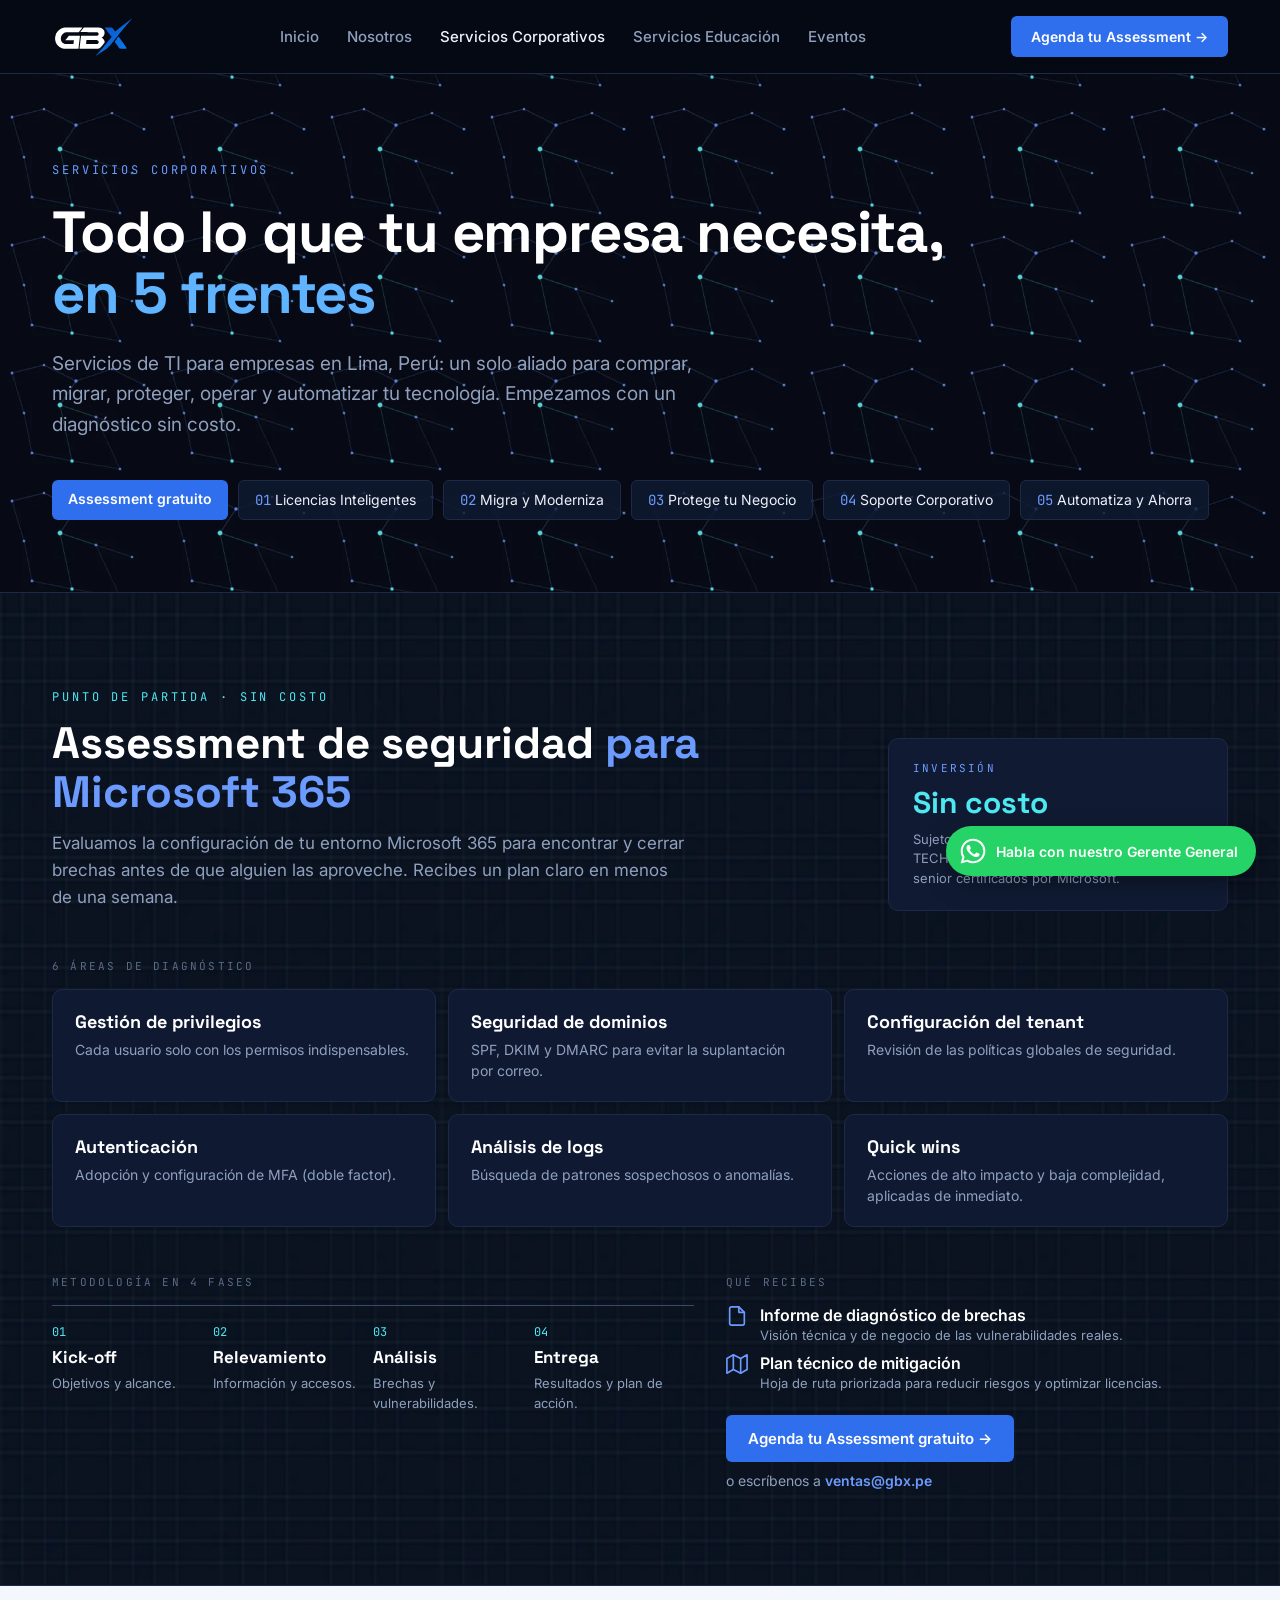
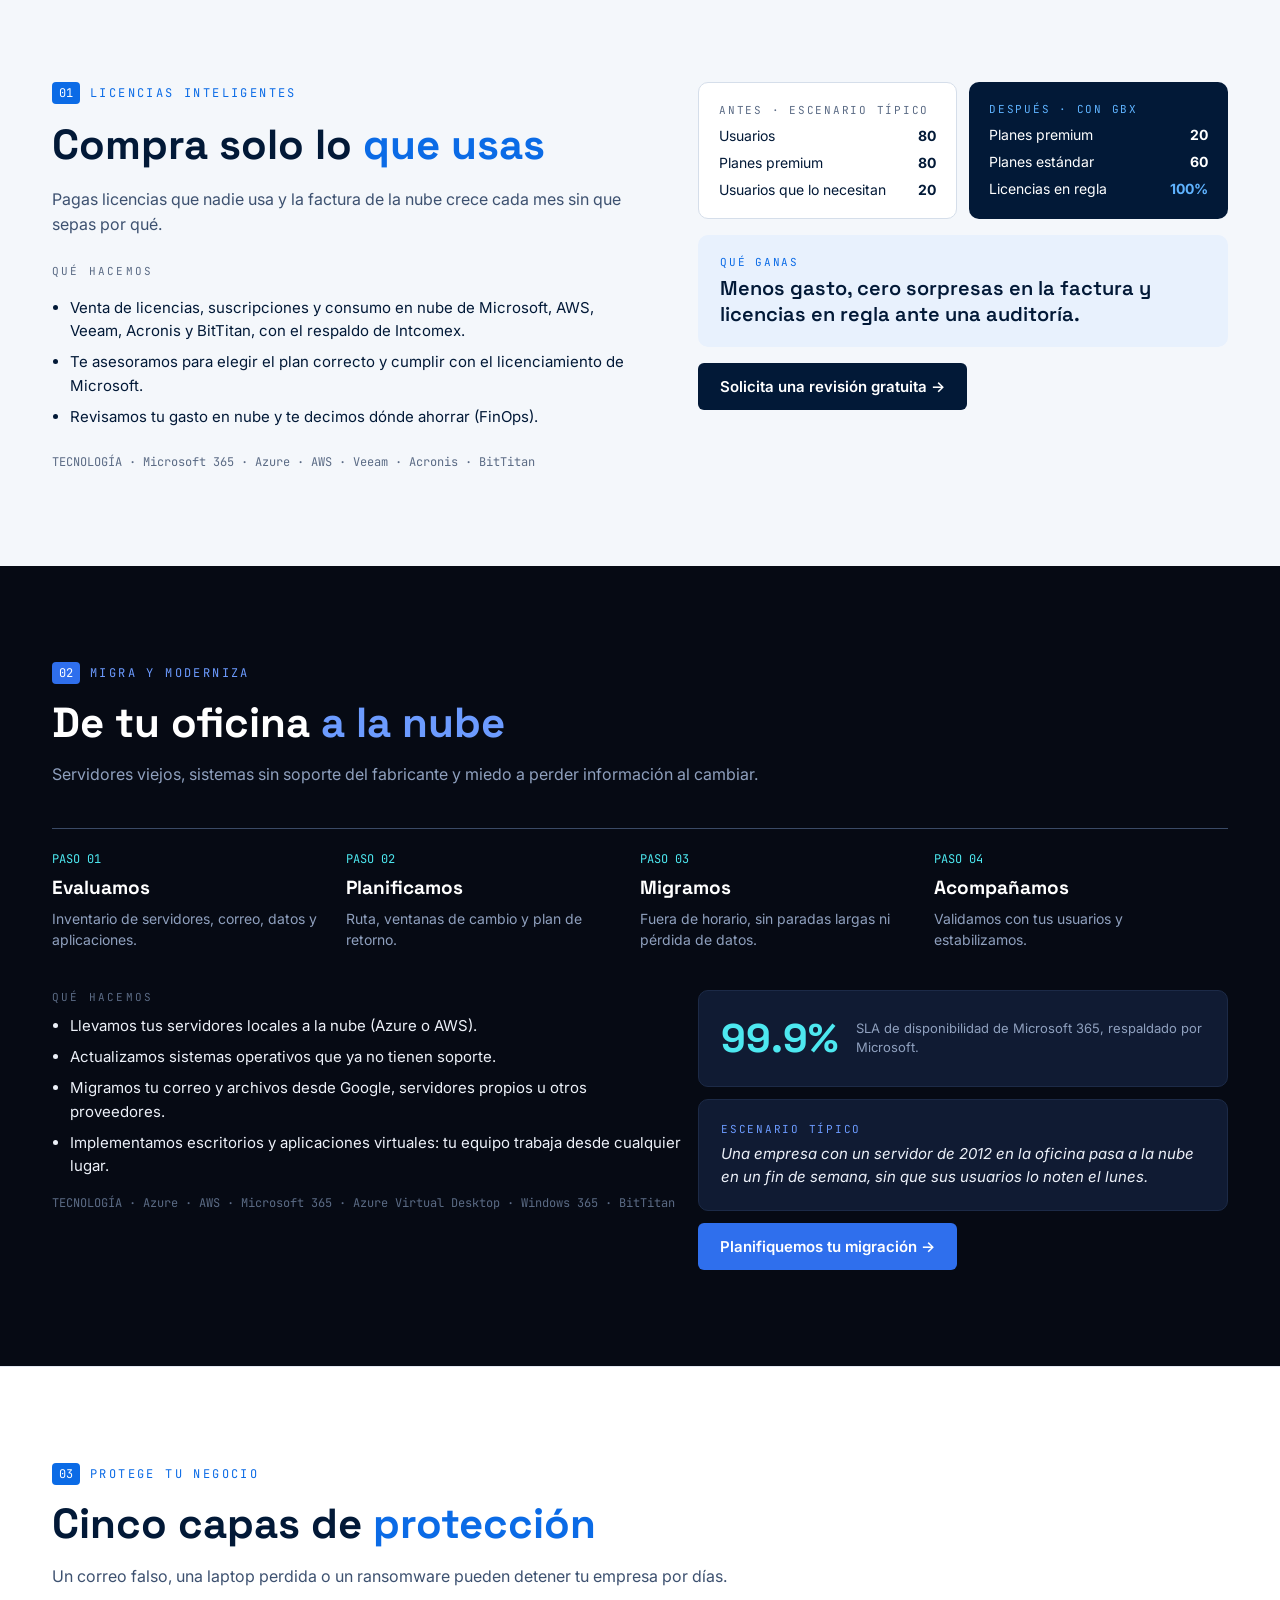
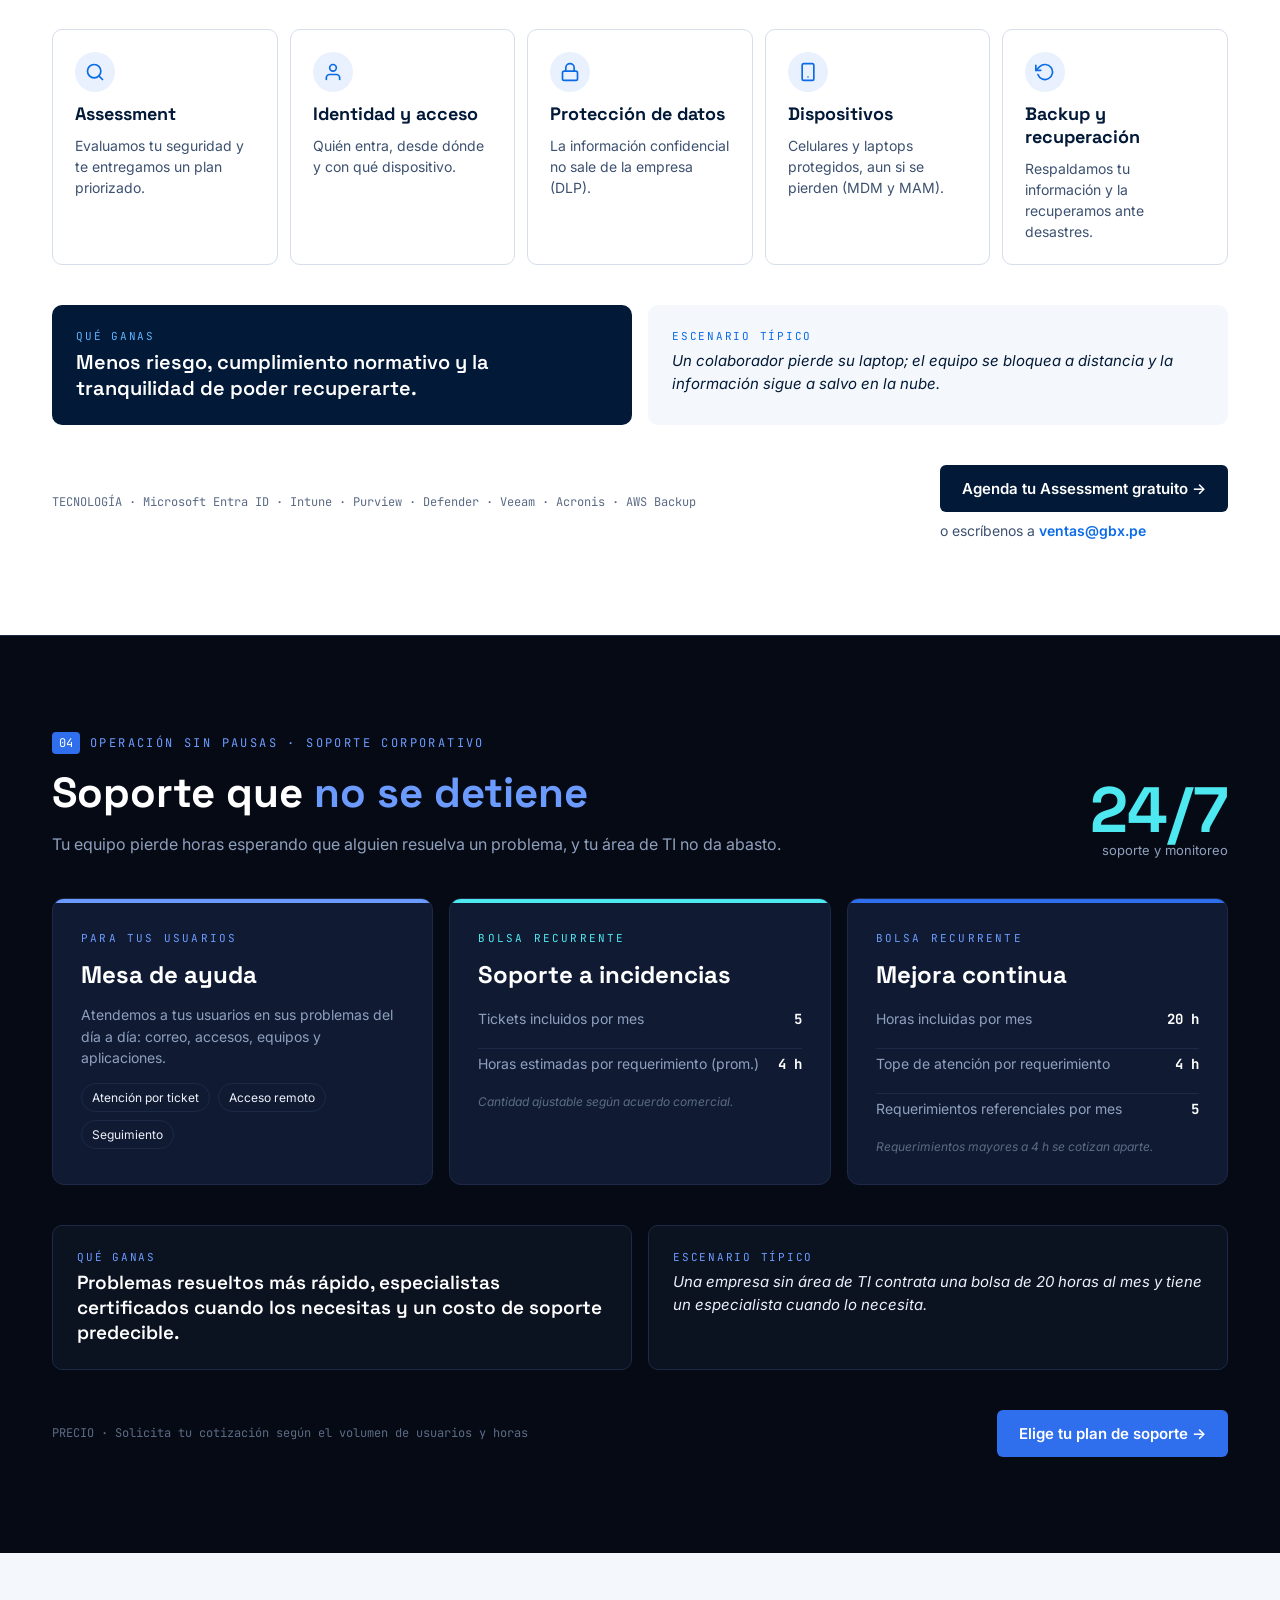
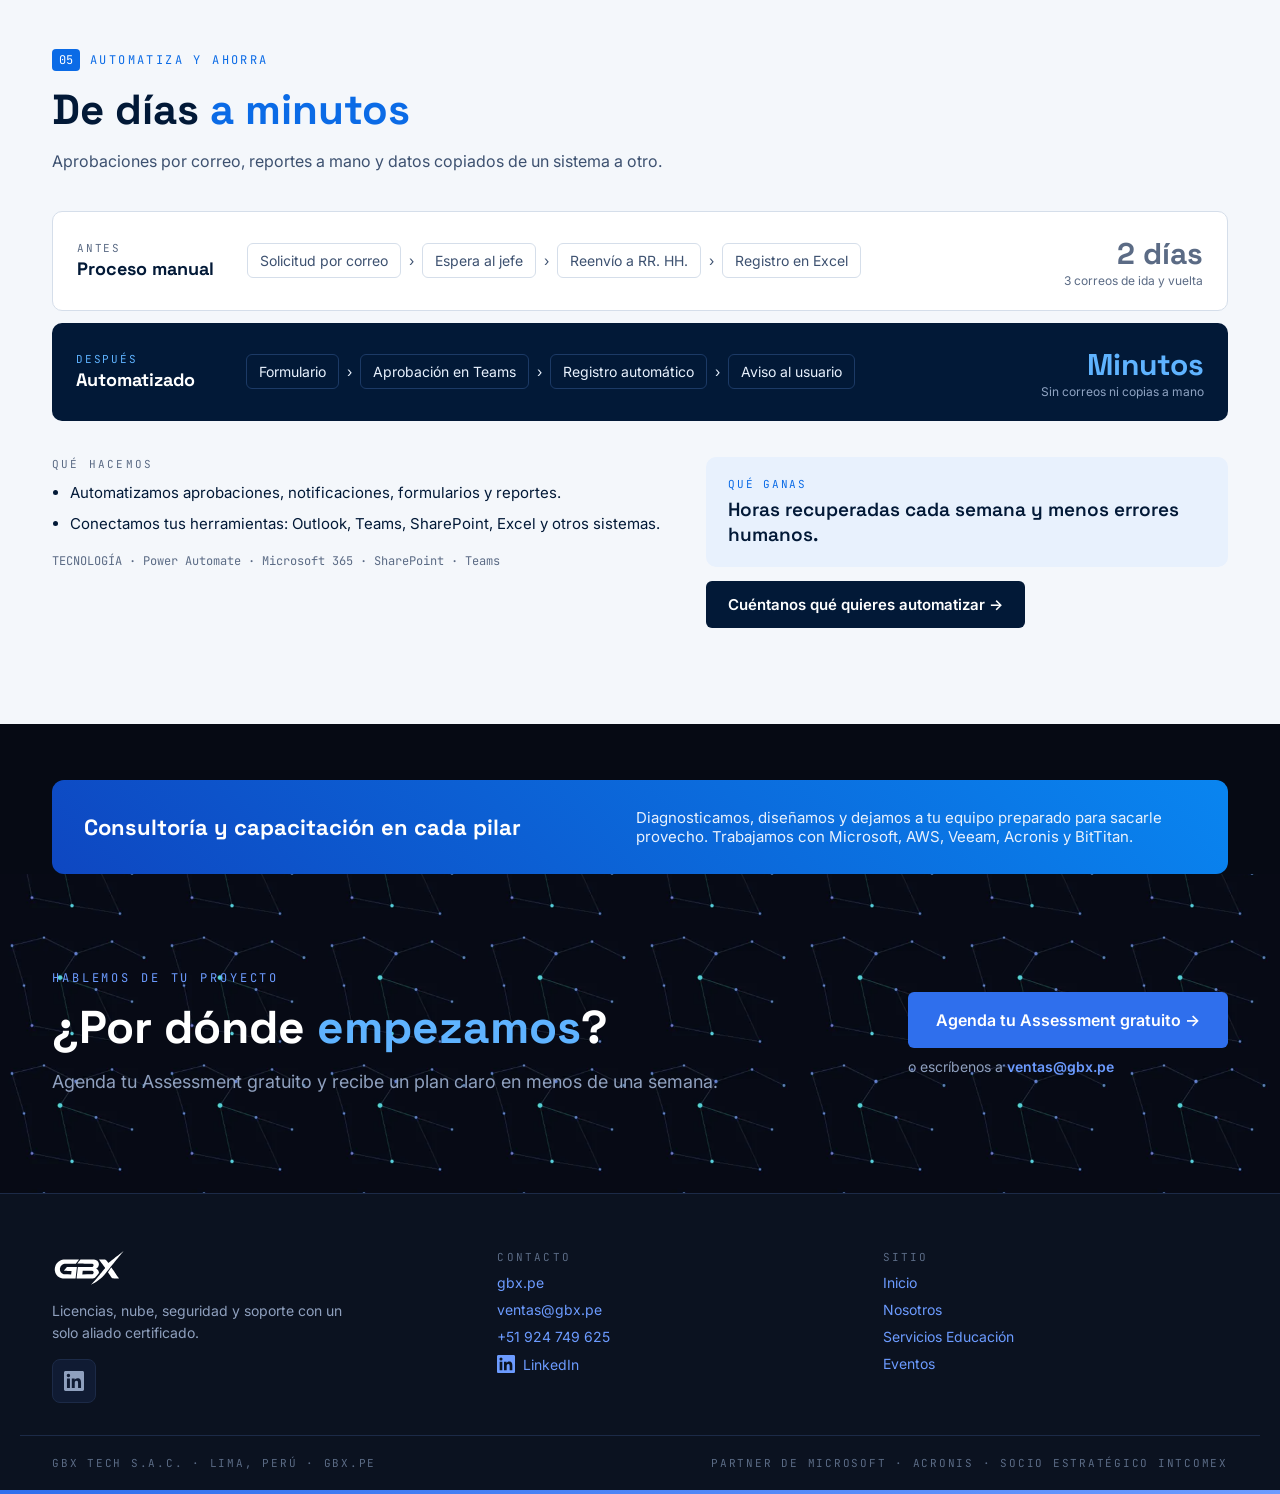
<file: assessment/index.html>
<!DOCTYPE html>
<html lang="es">
<head>
<meta charset="utf-8">
<title>Assessment de seguridad · GBX TECH</title>
<meta name="robots" content="noindex">
<link rel="icon" href="/favicon.ico" sizes="any">
<link rel="icon" href="/favicon.svg" type="image/svg+xml">
<link rel="canonical" href="https://gbx.pe/servicios-corporativos/#assessment">
<meta http-equiv="refresh" content="0; url=/servicios-corporativos/#assessment">
<script>location.replace('/servicios-corporativos/#assessment');</script>
</head>
<body style="background:#060A14;color:#EDF1F9;font-family:Arial,sans-serif;padding:40px">
<p>El Assessment ahora está en <a href="/servicios-corporativos/#assessment" style="color:#6C9BFF">Servicios Corporativos</a>.</p>
</body>
</html>
</file>
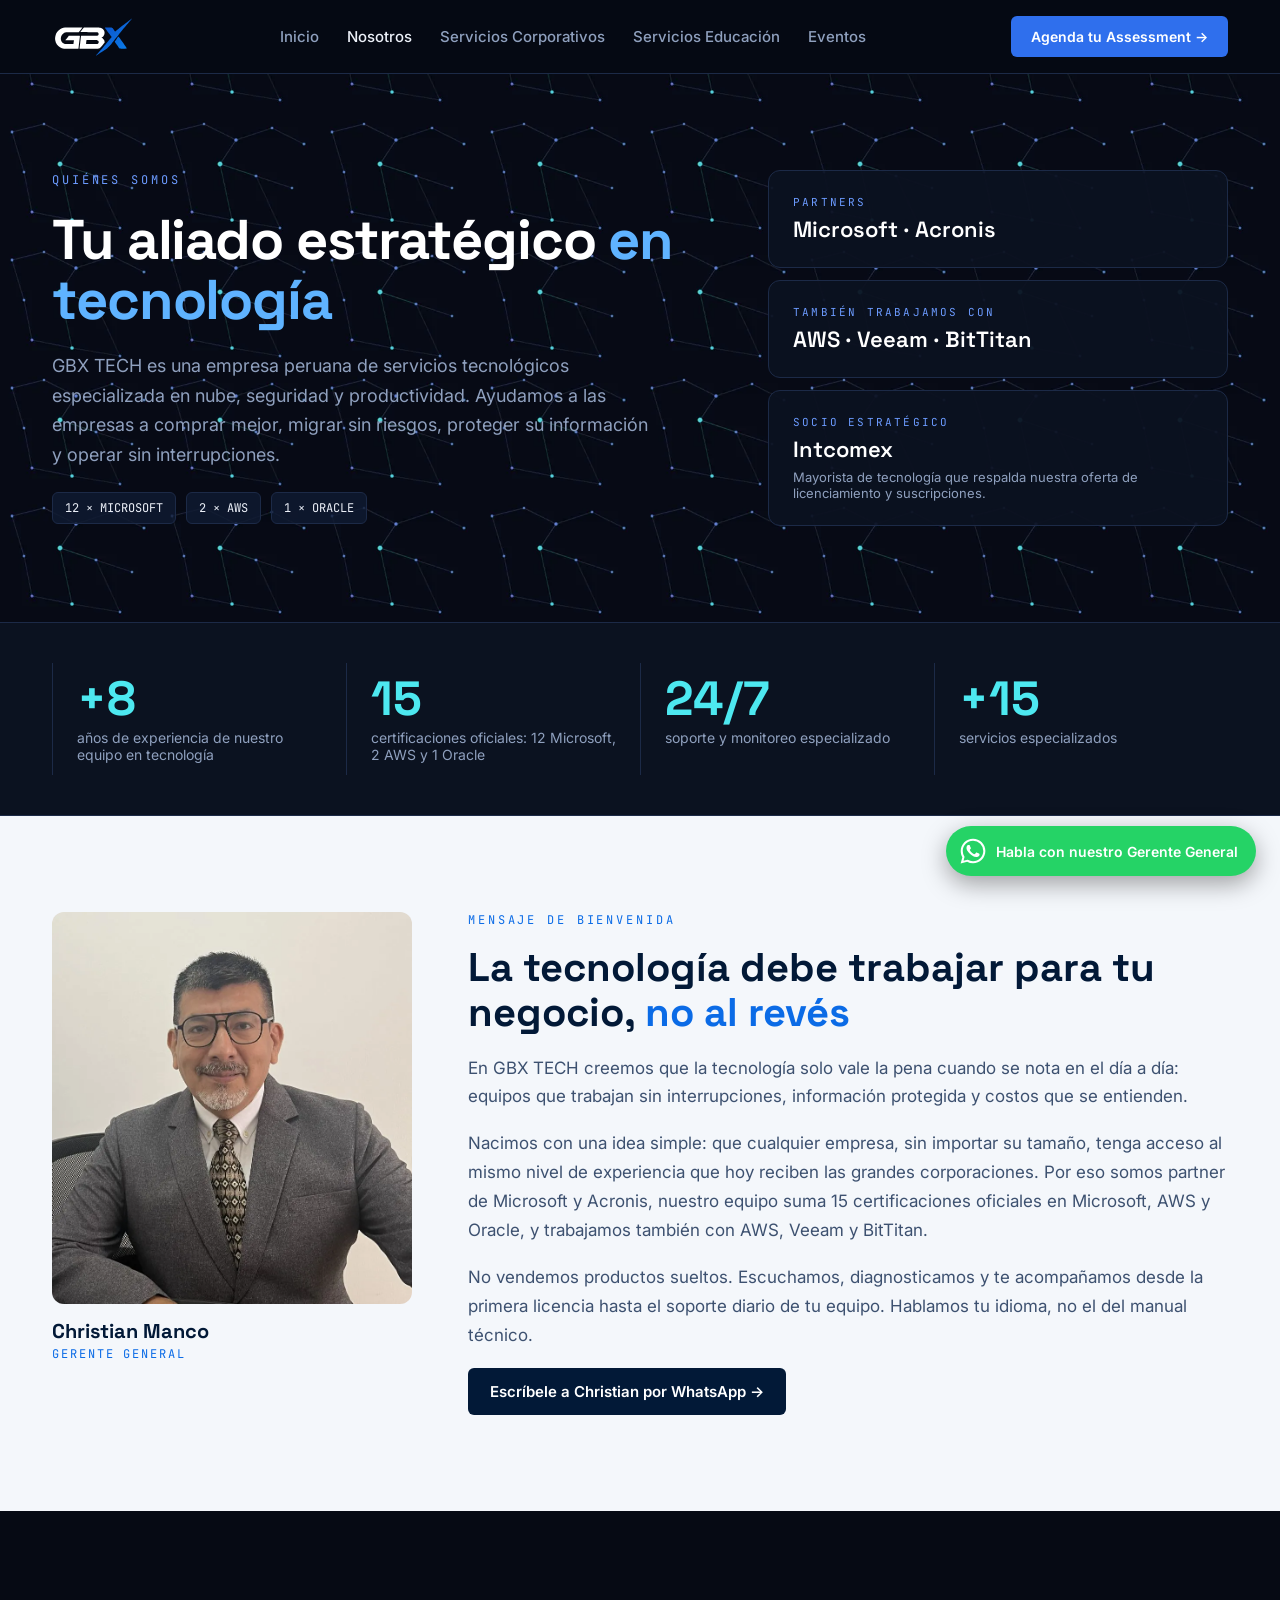
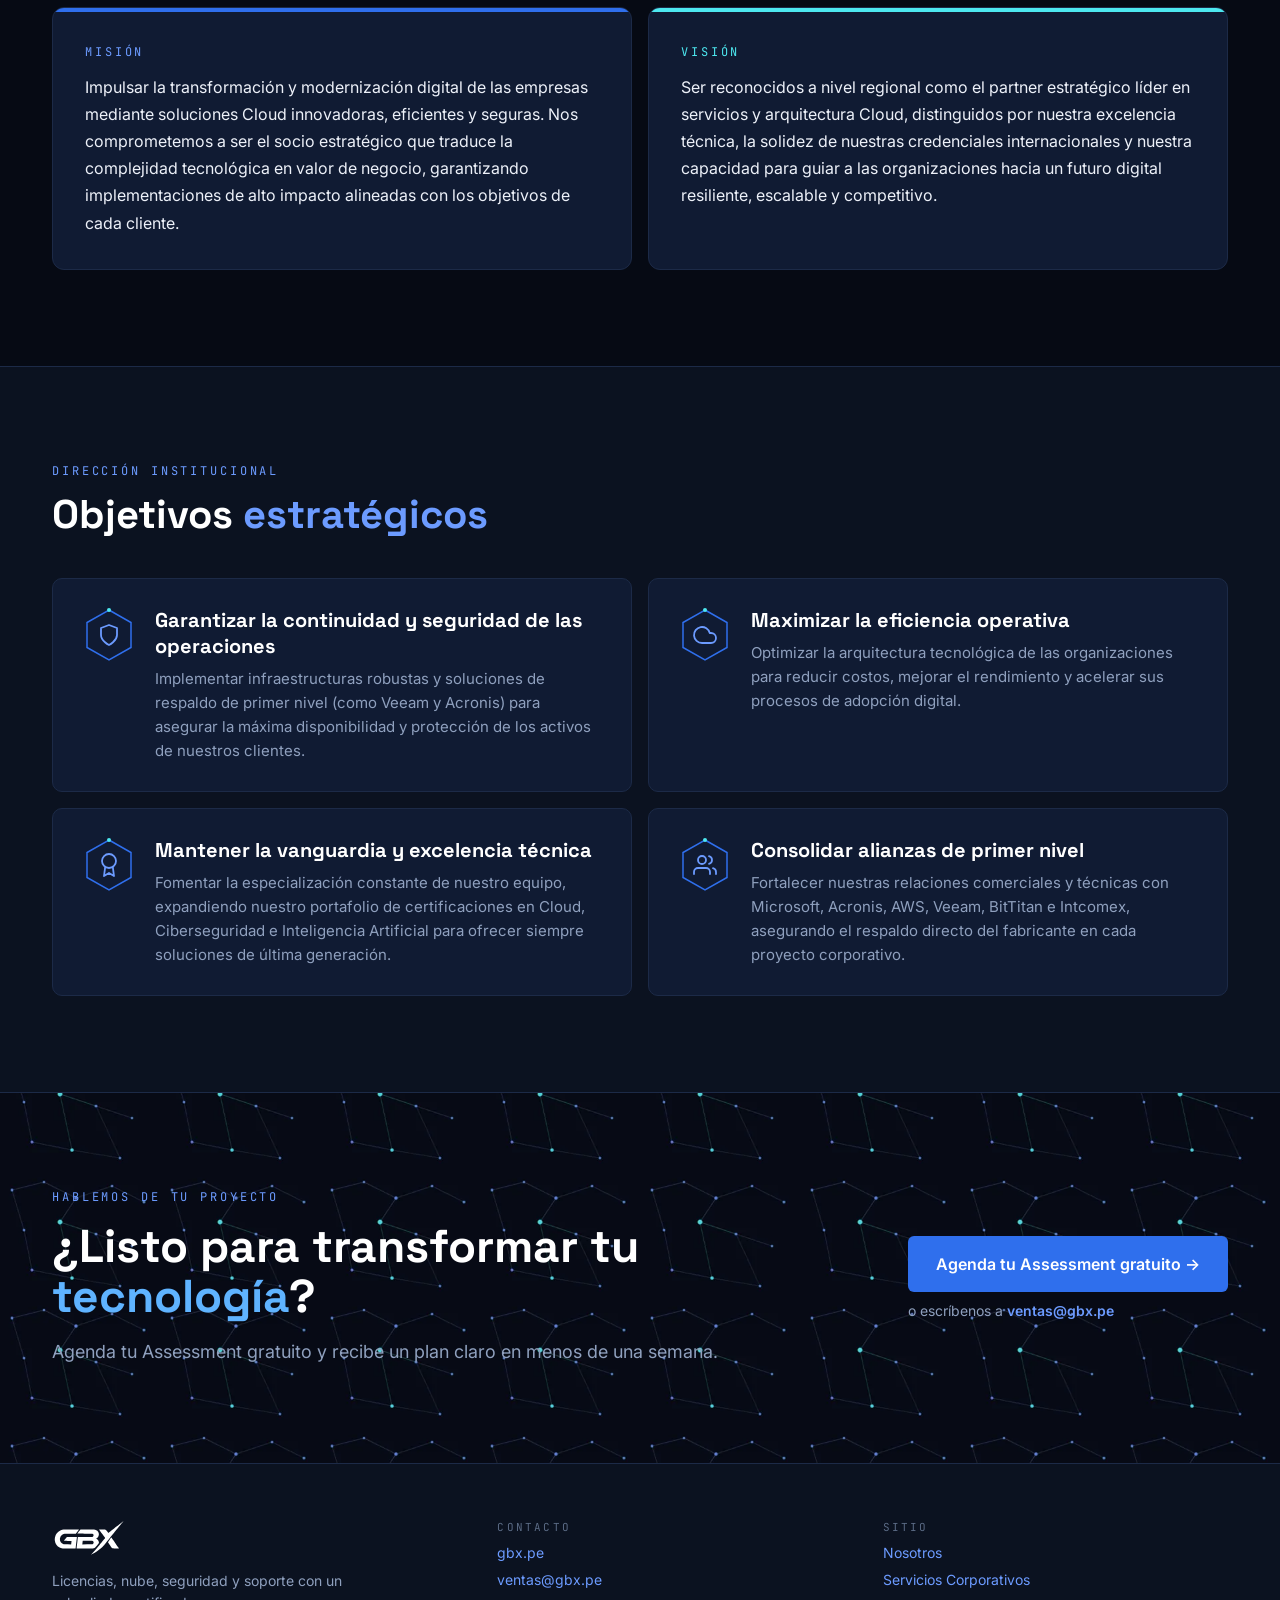
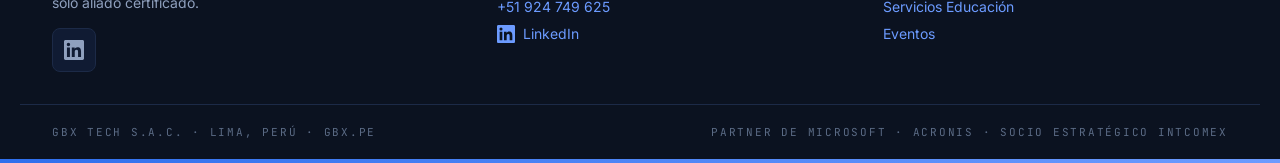
<file: nosotros/index.html>
<!DOCTYPE html>
<html lang="es">
<head>
<meta charset="utf-8">
<meta name="viewport" content="width=device-width, initial-scale=1">
<title>Nosotros | GBX TECH, empresa peruana de tecnología</title>
<meta name="description" content="GBX TECH es una empresa peruana de servicios tecnológicos en nube, seguridad y productividad. Partner de Microsoft y Acronis, 15 certificaciones y socio estratégico de Intcomex.">
<meta name="keywords" content="empresa de tecnología Lima, consultora cloud Perú, empresa peruana servicios cloud, partner Microsoft Perú, Acronis Perú, Intcomex, GBX TECH, Christian Manco">
<meta name="robots" content="index, follow, max-image-preview:large">
<link rel="canonical" href="https://gbx.pe/nosotros/">
<meta property="og:type" content="website">
<meta property="og:site_name" content="GBX TECH">
<meta property="og:locale" content="es_PE">
<meta name="twitter:card" content="summary_large_image">
<meta name="geo.region" content="PE-LIM">
<meta name="geo.placename" content="Lima">
<meta property="og:title" content="Nosotros | GBX TECH, empresa peruana de tecnología">
<meta property="og:description" content="GBX TECH es una empresa peruana de servicios tecnológicos en nube, seguridad y productividad. Partner de Microsoft y Acronis, 15 certificaciones y socio estratégico de Intcomex.">
<meta property="og:url" content="https://gbx.pe/nosotros/">
<meta property="og:image" content="https://gbx.pe/img/og-gbx.jpg">
<meta name="theme-color" content="#060A14">
<link rel="icon" href="/favicon.ico" sizes="any">
<link rel="icon" href="/favicon.svg" type="image/svg+xml">
<link rel="icon" href="/img/brand/favicon-32.png" type="image/png" sizes="32x32">
<link rel="apple-touch-icon" href="/apple-touch-icon.png">
<link rel="preconnect" href="https://fonts.googleapis.com">
<link rel="preconnect" href="https://fonts.gstatic.com" crossorigin>
<link href="https://fonts.googleapis.com/css2?family=Inter:wght@400;500;600;700&amp;family=JetBrains+Mono:wght@400;700&amp;family=Space+Grotesk:wght@500;600;700&amp;display=swap" rel="stylesheet">
<link rel="stylesheet" href="/css/gbx.css">
<script type="application/ld+json">
{
 "@context": "https://schema.org",
 "@graph": [
  {
   "@type": [
    "Organization",
    "ProfessionalService"
   ],
   "@id": "https://gbx.pe/#organizacion",
   "name": "GBX TECH",
   "legalName": "GBX TECH S.A.C.",
   "url": "https://gbx.pe/",
   "logo": "https://gbx.pe/img/brand/gbx-logo-color.svg",
   "image": "https://gbx.pe/img/og-gbx.jpg",
   "description": "Empresa peruana de servicios tecnológicos especializada en nube, seguridad y productividad. Partner de Microsoft y Acronis, socio estratégico de Intcomex.",
   "email": "ventas@gbx.pe",
   "telephone": "+51 924 749 625",
   "address": {
    "@type": "PostalAddress",
    "addressLocality": "Lima",
    "addressCountry": "PE"
   },
   "areaServed": {
    "@type": "Country",
    "name": "Perú"
   },
   "founder": {
    "@type": "Person",
    "name": "Christian Manco",
    "jobTitle": "Gerente General"
   },
   "sameAs": [
    "https://www.linkedin.com/company/gbx-tech/"
   ],
   "knowsAbout": [
    "Microsoft 365",
    "Microsoft Azure",
    "AWS",
    "Ciberseguridad",
    "Microsoft Intune",
    "Microsoft Entra ID",
    "Microsoft Defender",
    "Microsoft Purview",
    "Copilot",
    "Power Automate",
    "Power BI",
    "Veeam",
    "Acronis",
    "Migración a la nube",
    "Mesa de ayuda TI"
   ]
  },
  {
   "@type": "BreadcrumbList",
   "itemListElement": [
    {
     "@type": "ListItem",
     "position": 1,
     "name": "Inicio",
     "item": "https://gbx.pe/"
    },
    {
     "@type": "ListItem",
     "position": 2,
     "name": "Nosotros",
     "item": "https://gbx.pe/nosotros/"
    }
   ]
  }
 ]
}
</script>
</head>
<body>
<!-- NAV -->
<header style="position: sticky; top: 0; z-index: 10; background: rgba(6,10,20,0.92); border-bottom: 1px solid #1C2A47">
<nav class="nav" aria-label="Principal" style="max-width: 1240px; margin: 0 auto; padding: 16px 32px; display: flex; flex-wrap: wrap; align-items: center; gap: 24px; justify-content: space-between">
<a href="/" aria-label="GBX TECH, inicio" style="display: flex; align-items: center"><img src="/img/brand/gbx-logo-inverso.svg" alt="GBX" style="height: 40px; width: auto"></a>
<div class="nav-links" style="display: flex; flex-wrap: wrap; gap: 28px; font-size: 15px; font-weight: 500">
<a href="/">Inicio</a>
<a href="/nosotros/" aria-current="page">Nosotros</a>
<a href="/servicios-corporativos/">Servicios Corporativos</a>
<a href="/servicios-educacion/">Servicios Educación</a>
<a href="#eventos">Eventos</a>
</div>
<a target="_blank" rel="noopener" class="nav-cta btn-primario" href="https://wa.me/51924749625?text=Hola%2C%20quisiera%20agendar%20el%20Assessment%20gratuito%20de%20GBX%20TECH" style="background: #2F6FED; color: #FFFFFF; padding: 12px 20px; border-radius: 6px; font-weight: 600; font-size: 14px">Agenda tu Assessment →</a>
</nav>
</header>
<main>
<!-- HERO -->
<section class="tex-malla">
<div style="max-width: 1240px; margin: 0 auto; padding: 96px 32px; display: flex; flex-wrap: wrap; gap: 56px; align-items: center">
<div style="flex: 1 1 560px; min-width: 0; display: flex; flex-direction: column; gap: 22px">
<p style="margin: 0; font-family: 'JetBrains Mono', Consolas, monospace; font-size: 12px; letter-spacing: 0.24em; color: #6C9BFF">QUIÉNES SOMOS</p>
<h1 class="h1" style="margin: 0; font-family: 'Space Grotesk', Arial, sans-serif; font-weight: 700; font-size: 56px; line-height: 1.06; letter-spacing: -0.02em; color: #FFFFFF">Tu aliado estratégico <span style="color: #5FB3FF">en tecnología</span></h1>
<p style="margin: 0; font-size: 18px; line-height: 1.65; color: #8FA0BE; max-width: 600px">GBX TECH es una empresa peruana de servicios tecnológicos especializada en nube, seguridad y productividad. Ayudamos a las empresas a comprar mejor, migrar sin riesgos, proteger su información y operar sin interrupciones.</p>
<div style="display: flex; flex-wrap: wrap; gap: 10px">
<span style="font-family: 'JetBrains Mono', Consolas, monospace; font-size: 12px; border: 1px solid #1C2A47; background: rgba(16,27,51,0.8); padding: 7px 12px; border-radius: 6px; color: #EDF1F9">12 × MICROSOFT</span>
<span style="font-family: 'JetBrains Mono', Consolas, monospace; font-size: 12px; border: 1px solid #1C2A47; background: rgba(16,27,51,0.8); padding: 7px 12px; border-radius: 6px; color: #EDF1F9">2 × AWS</span>
<span style="font-family: 'JetBrains Mono', Consolas, monospace; font-size: 12px; border: 1px solid #1C2A47; background: rgba(16,27,51,0.8); padding: 7px 12px; border-radius: 6px; color: #EDF1F9">1 × ORACLE</span>
</div>
</div>
<div style="flex: 1 1 360px; min-width: 0; display: flex; flex-direction: column; gap: 12px">
<div style="background: rgba(11,18,32,0.94); border: 1px solid #1C2A47; border-radius: 12px; padding: 24px; display: flex; flex-direction: column; gap: 6px"><span style="font-family: 'JetBrains Mono', Consolas, monospace; font-size: 11px; letter-spacing: 0.2em; color: #6C9BFF">PARTNERS</span><span style="font-family: 'Space Grotesk', Arial, sans-serif; font-size: 22px; font-weight: 600; color: #FFFFFF">Microsoft · Acronis</span></div>
<div style="background: rgba(11,18,32,0.94); border: 1px solid #1C2A47; border-radius: 12px; padding: 24px; display: flex; flex-direction: column; gap: 6px"><span style="font-family: 'JetBrains Mono', Consolas, monospace; font-size: 11px; letter-spacing: 0.2em; color: #6C9BFF">TAMBIÉN TRABAJAMOS CON</span><span style="font-family: 'Space Grotesk', Arial, sans-serif; font-size: 22px; font-weight: 600; color: #FFFFFF">AWS · Veeam · BitTitan</span></div>
<div style="background: rgba(11,18,32,0.94); border: 1px solid #1C2A47; border-radius: 12px; padding: 24px; display: flex; flex-direction: column; gap: 6px"><span style="font-family: 'JetBrains Mono', Consolas, monospace; font-size: 11px; letter-spacing: 0.2em; color: #6C9BFF">SOCIO ESTRATÉGICO</span><span style="font-family: 'Space Grotesk', Arial, sans-serif; font-size: 22px; font-weight: 600; color: #FFFFFF">Intcomex</span><span style="font-size: 13px; color: #8FA0BE">Mayorista de tecnología que respalda nuestra oferta de licenciamiento y suscripciones.</span></div>
</div>
</div>
</section>

<!-- KPIs -->
<section style="background: #0B1220; border-top: 1px solid #1C2A47; border-bottom: 1px solid #1C2A47">
<div style="max-width: 1240px; margin: 0 auto; padding: 40px 32px; display: flex; flex-wrap: wrap">
<div style="flex: 1 1 220px; padding: 12px 24px; border-left: 1px solid #1C2A47; display: flex; flex-direction: column; gap: 6px"><span style="font-family: 'Space Grotesk', Arial, sans-serif; font-weight: 700; font-size: 48px; color: #4DE8F0; line-height: 1">+8</span><span style="font-size: 14px; color: #8FA0BE">años de experiencia de nuestro equipo en tecnología</span></div>
<div style="flex: 1 1 220px; padding: 12px 24px; border-left: 1px solid #1C2A47; display: flex; flex-direction: column; gap: 6px"><span style="font-family: 'Space Grotesk', Arial, sans-serif; font-weight: 700; font-size: 48px; color: #4DE8F0; line-height: 1">15</span><span style="font-size: 14px; color: #8FA0BE">certificaciones oficiales: 12 Microsoft, 2 AWS y 1 Oracle</span></div>
<div style="flex: 1 1 220px; padding: 12px 24px; border-left: 1px solid #1C2A47; display: flex; flex-direction: column; gap: 6px"><span style="font-family: 'Space Grotesk', Arial, sans-serif; font-weight: 700; font-size: 48px; color: #4DE8F0; line-height: 1">24/7</span><span style="font-size: 14px; color: #8FA0BE">soporte y monitoreo especializado</span></div>
<div style="flex: 1 1 220px; padding: 12px 24px; border-left: 1px solid #1C2A47; display: flex; flex-direction: column; gap: 6px"><span style="font-family: 'Space Grotesk', Arial, sans-serif; font-weight: 700; font-size: 48px; color: #4DE8F0; line-height: 1">+15</span><span style="font-size: 14px; color: #8FA0BE">servicios especializados</span></div>
</div>
</section>

<!-- MENSAJE GG (claro) -->
<section class="light" style="background: #F4F7FB; color: #021937">
<div style="max-width: 1240px; margin: 0 auto; padding: 96px 32px; display: flex; flex-wrap: wrap; gap: 56px; align-items: flex-start">
<figure style="flex: 0 1 360px; min-width: 0; margin: 0; display: flex; flex-direction: column; gap: 14px">
<img src="/img/brand/christian-manco.webp" alt="Christian Manco, Gerente General de GBX TECH" width="827" height="900" loading="lazy" style="width: 100%; height: auto; border-radius: 12px; display: block">
<figcaption style="display: flex; flex-direction: column; gap: 2px"><span style="font-family: 'Space Grotesk', Arial, sans-serif; font-size: 20px; font-weight: 700; color: #021937">Christian Manco</span><span style="font-family: 'JetBrains Mono', Consolas, monospace; font-size: 12px; letter-spacing: 0.16em; color: #0B6BE6">GERENTE GENERAL</span></figcaption>
</figure>
<div style="flex: 1 1 520px; min-width: 0; display: flex; flex-direction: column; gap: 18px">
<p style="margin: 0; font-family: 'JetBrains Mono', Consolas, monospace; font-size: 12px; letter-spacing: 0.24em; color: #0B6BE6">MENSAJE DE BIENVENIDA</p>
<h2 class="h2" style="margin: 0; font-family: 'Space Grotesk', Arial, sans-serif; font-weight: 700; font-size: 40px; line-height: 1.12; color: #021937">La tecnología debe trabajar para tu negocio, <span style="color: #0B6BE6">no al revés</span></h2>
<p style="margin: 0; font-size: 17px; line-height: 1.7; color: #3D5170">En GBX TECH creemos que la tecnología solo vale la pena cuando se nota en el día a día: equipos que trabajan sin interrupciones, información protegida y costos que se entienden.</p>
<p style="margin: 0; font-size: 17px; line-height: 1.7; color: #3D5170">Nacimos con una idea simple: que cualquier empresa, sin importar su tamaño, tenga acceso al mismo nivel de experiencia que hoy reciben las grandes corporaciones. Por eso somos partner de Microsoft y Acronis, nuestro equipo suma 15 certificaciones oficiales en Microsoft, AWS y Oracle, y trabajamos también con AWS, Veeam y BitTitan.</p>
<p style="margin: 0; font-size: 17px; line-height: 1.7; color: #3D5170">No vendemos productos sueltos. Escuchamos, diagnosticamos y te acompañamos desde la primera licencia hasta el soporte diario de tu equipo. Hablamos tu idioma, no el del manual técnico.</p>
<a class="btn-primario" target="_blank" rel="noopener" href="https://wa.me/51924749625?text=Hola%20Christian%2C%20quisiera%20informaci%C3%B3n%20sobre%20los%20servicios%20de%20GBX%20TECH" style="align-self: flex-start; background: #021937; color: #FFFFFF; padding: 14px 22px; border-radius: 6px; font-weight: 600; font-size: 15px">Escríbele a Christian por WhatsApp →</a>
</div>
</div>
</section>

<!-- MISIÓN Y VISIÓN -->
<section style="background: #060A14">
<div style="max-width: 1240px; margin: 0 auto; padding: 96px 32px; display: flex; flex-wrap: wrap; gap: 16px">
<div style="flex: 1 1 460px; min-width: 0; background: #101B33; border: 1px solid #1C2A47; border-radius: 12px; overflow: hidden"><div style="height: 4px; background: #2F6FED"></div><div style="padding: 32px; display: flex; flex-direction: column; gap: 14px"><span style="font-family: 'JetBrains Mono', Consolas, monospace; font-size: 12px; letter-spacing: 0.24em; color: #6C9BFF">MISIÓN</span><p style="margin: 0; font-size: 16px; line-height: 1.7; color: #EDF1F9">Impulsar la transformación y modernización digital de las empresas mediante soluciones Cloud innovadoras, eficientes y seguras. Nos comprometemos a ser el socio estratégico que traduce la complejidad tecnológica en valor de negocio, garantizando implementaciones de alto impacto alineadas con los objetivos de cada cliente.</p></div></div>
<div style="flex: 1 1 460px; min-width: 0; background: #101B33; border: 1px solid #1C2A47; border-radius: 12px; overflow: hidden"><div style="height: 4px; background: #4DE8F0"></div><div style="padding: 32px; display: flex; flex-direction: column; gap: 14px"><span style="font-family: 'JetBrains Mono', Consolas, monospace; font-size: 12px; letter-spacing: 0.24em; color: #4DE8F0">VISIÓN</span><p style="margin: 0; font-size: 16px; line-height: 1.7; color: #EDF1F9">Ser reconocidos a nivel regional como el partner estratégico líder en servicios y arquitectura Cloud, distinguidos por nuestra excelencia técnica, la solidez de nuestras credenciales internacionales y nuestra capacidad para guiar a las organizaciones hacia un futuro digital resiliente, escalable y competitivo.</p></div></div>
</div>
</section>

<!-- OBJETIVOS -->
<section style="background: #0B1220; border-top: 1px solid #1C2A47">
<div style="max-width: 1240px; margin: 0 auto; padding: 96px 32px; display: flex; flex-direction: column; gap: 40px">
<div style="display: flex; flex-direction: column; gap: 14px; max-width: 760px">
<p style="margin: 0; font-family: 'JetBrains Mono', Consolas, monospace; font-size: 12px; letter-spacing: 0.24em; color: #6C9BFF">DIRECCIÓN INSTITUCIONAL</p>
<h2 class="h2" style="margin: 0; font-family: 'Space Grotesk', Arial, sans-serif; font-weight: 700; font-size: 40px; line-height: 1.12; color: #FFFFFF">Objetivos <span style="color: #6C9BFF">estratégicos</span></h2>
</div>
<div style="display: flex; flex-wrap: wrap; gap: 16px">
<div style="flex: 1 1 460px; min-width: 0; background: #101B33; border: 1px solid #1C2A47; border-radius: 10px; padding: 28px; display: flex; gap: 18px; align-items: flex-start">
<svg aria-hidden="true" width="56" height="56" viewBox="0 0 56 56" fill="none" style="flex: none"><polygon points="28,3 50,15.5 50,40.5 28,53 6,40.5 6,15.5" stroke="#2F6FED" stroke-width="1.5"/><circle cx="28" cy="3" r="2" fill="#4DE8F0"/><g transform="translate(16 16)" stroke="#6C9BFF" stroke-width="1.8" stroke-linecap="round" stroke-linejoin="round" fill="none"><path d="M12 22s8-4 8-10V5l-8-3-8 3v7c0 6 8 10 8 10z"/></g></svg>
<div style="display: flex; flex-direction: column; gap: 8px"><h3 style="margin: 0; font-family: 'Space Grotesk', Arial, sans-serif; font-size: 20px; font-weight: 700; color: #FFFFFF">Garantizar la continuidad y seguridad de las operaciones</h3><p style="margin: 0; font-size: 15px; line-height: 1.6; color: #8FA0BE">Implementar infraestructuras robustas y soluciones de respaldo de primer nivel (como Veeam y Acronis) para asegurar la máxima disponibilidad y protección de los activos de nuestros clientes.</p></div>
</div>
<div style="flex: 1 1 460px; min-width: 0; background: #101B33; border: 1px solid #1C2A47; border-radius: 10px; padding: 28px; display: flex; gap: 18px; align-items: flex-start">
<svg aria-hidden="true" width="56" height="56" viewBox="0 0 56 56" fill="none" style="flex: none"><polygon points="28,3 50,15.5 50,40.5 28,53 6,40.5 6,15.5" stroke="#2F6FED" stroke-width="1.5"/><circle cx="28" cy="3" r="2" fill="#4DE8F0"/><g transform="translate(16 16)" stroke="#6C9BFF" stroke-width="1.8" stroke-linecap="round" stroke-linejoin="round" fill="none"><path d="M18 10h-1.26A8 8 0 1 0 9 20h9a5 5 0 0 0 0-10z"/></g></svg>
<div style="display: flex; flex-direction: column; gap: 8px"><h3 style="margin: 0; font-family: 'Space Grotesk', Arial, sans-serif; font-size: 20px; font-weight: 700; color: #FFFFFF">Maximizar la eficiencia operativa</h3><p style="margin: 0; font-size: 15px; line-height: 1.6; color: #8FA0BE">Optimizar la arquitectura tecnológica de las organizaciones para reducir costos, mejorar el rendimiento y acelerar sus procesos de adopción digital.</p></div>
</div>
<div style="flex: 1 1 460px; min-width: 0; background: #101B33; border: 1px solid #1C2A47; border-radius: 10px; padding: 28px; display: flex; gap: 18px; align-items: flex-start">
<svg aria-hidden="true" width="56" height="56" viewBox="0 0 56 56" fill="none" style="flex: none"><polygon points="28,3 50,15.5 50,40.5 28,53 6,40.5 6,15.5" stroke="#2F6FED" stroke-width="1.5"/><circle cx="28" cy="3" r="2" fill="#4DE8F0"/><g transform="translate(16 16)" stroke="#6C9BFF" stroke-width="1.8" stroke-linecap="round" stroke-linejoin="round" fill="none"><circle cx="12" cy="8" r="7"/><polyline points="8.21 13.89 7 23 12 20 17 23 15.79 13.88"/></g></svg>
<div style="display: flex; flex-direction: column; gap: 8px"><h3 style="margin: 0; font-family: 'Space Grotesk', Arial, sans-serif; font-size: 20px; font-weight: 700; color: #FFFFFF">Mantener la vanguardia y excelencia técnica</h3><p style="margin: 0; font-size: 15px; line-height: 1.6; color: #8FA0BE">Fomentar la especialización constante de nuestro equipo, expandiendo nuestro portafolio de certificaciones en Cloud, Ciberseguridad e Inteligencia Artificial para ofrecer siempre soluciones de última generación.</p></div>
</div>
<div style="flex: 1 1 460px; min-width: 0; background: #101B33; border: 1px solid #1C2A47; border-radius: 10px; padding: 28px; display: flex; gap: 18px; align-items: flex-start">
<svg aria-hidden="true" width="56" height="56" viewBox="0 0 56 56" fill="none" style="flex: none"><polygon points="28,3 50,15.5 50,40.5 28,53 6,40.5 6,15.5" stroke="#2F6FED" stroke-width="1.5"/><circle cx="28" cy="3" r="2" fill="#4DE8F0"/><g transform="translate(16 16)" stroke="#6C9BFF" stroke-width="1.8" stroke-linecap="round" stroke-linejoin="round" fill="none"><path d="M17 21v-2a4 4 0 0 0-4-4H5a4 4 0 0 0-4 4v2"/><circle cx="9" cy="7" r="4"/><path d="M23 21v-2a4 4 0 0 0-3-3.87"/><path d="M16 3.13a4 4 0 0 1 0 7.75"/></g></svg>
<div style="display: flex; flex-direction: column; gap: 8px"><h3 style="margin: 0; font-family: 'Space Grotesk', Arial, sans-serif; font-size: 20px; font-weight: 700; color: #FFFFFF">Consolidar alianzas de primer nivel</h3><p style="margin: 0; font-size: 15px; line-height: 1.6; color: #8FA0BE">Fortalecer nuestras relaciones comerciales y técnicas con Microsoft, Acronis, AWS, Veeam, BitTitan e Intcomex, asegurando el respaldo directo del fabricante en cada proyecto corporativo.</p></div>
</div>
</div>
</div>
</section>

<!-- CTA -->
<section class="tex-malla" style="border-top: 1px solid #1C2A47">
<div style="max-width: 1240px; margin: 0 auto; padding: 96px 32px; display: flex; flex-wrap: wrap; gap: 40px; align-items: center; justify-content: space-between">
<div style="flex: 1 1 560px; display: flex; flex-direction: column; gap: 16px">
<p style="margin: 0; font-family: 'JetBrains Mono', Consolas, monospace; font-size: 12px; letter-spacing: 0.24em; color: #6C9BFF">HABLEMOS DE TU PROYECTO</p>
<h2 class="h2" style="margin: 0; font-family: 'Space Grotesk', Arial, sans-serif; font-weight: 700; font-size: 46px; line-height: 1.1; color: #FFFFFF">¿Listo para transformar tu <span style="color: #5FB3FF">tecnología</span>?</h2>
<p style="margin: 0; font-size: 18px; line-height: 1.6; color: #8FA0BE">Agenda tu Assessment gratuito y recibe un plan claro en menos de una semana.</p>
</div>
<div class="cta-assessment" style="display: flex; flex-direction: column; align-items: flex-start; gap: 10px">
<a target="_blank" rel="noopener" class="btn-primario" href="https://wa.me/51924749625?text=Hola%2C%20quisiera%20agendar%20el%20Assessment%20gratuito%20de%20GBX%20TECH" style="background: #2F6FED; color: #FFFFFF; padding: 18px 28px; border-radius: 6px; font-weight: 600; font-size: 16px">Agenda tu Assessment gratuito →</a>
<a class="cta-mail" href="mailto:ventas@gbx.pe?subject=Solicitud%20de%20Assessment%20gratuito&amp;body=Hola%20GBX%20TECH%2C%20quisiera%20agendar%20el%20Assessment%20gratuito.%0A%0AEmpresa%3A%0AContacto%3A%0ATel%C3%A9fono%3A" style="font-size: 14px">o escríbenos a <b>ventas@gbx.pe</b></a>
</div>
</div>
</section>
</main>

<!-- FOOTER -->
<footer style="background: #0B1220; border-top: 1px solid #1C2A47">
<div style="max-width: 1240px; margin: 0 auto; padding: 56px 32px 32px; display: flex; flex-wrap: wrap; gap: 40px; justify-content: space-between">
<div style="flex: 1 1 260px; display: flex; flex-direction: column; gap: 14px">
<img src="/img/brand/gbx-logo-blanco.svg" alt="GBX" style="height: 36px; width: auto; align-self: flex-start">
<p style="margin: 0; font-size: 14px; line-height: 1.6; color: #8FA0BE; max-width: 300px">Licencias, nube, seguridad y soporte con un solo aliado certificado.</p>
<a class="social-li" href="https://www.linkedin.com/company/gbx-tech/" target="_blank" rel="noopener" aria-label="GBX TECH en LinkedIn" style="align-self: flex-start; width: 44px; height: 44px; border-radius: 8px; border: 1px solid #1C2A47; background: #101B33; display: flex; align-items: center; justify-content: center"><svg aria-hidden="true" width="20" height="20" viewBox="0 0 24 24" fill="currentColor"><path d="M20.45 20.45h-3.56v-5.57c0-1.33-.02-3.04-1.85-3.04-1.85 0-2.14 1.45-2.14 2.94v5.67H9.35V9h3.41v1.56h.05c.48-.9 1.64-1.85 3.37-1.85 3.6 0 4.27 2.37 4.27 5.46v6.28zM5.34 7.43a2.06 2.06 0 1 1 0-4.13 2.06 2.06 0 0 1 0 4.13zM7.12 20.45H3.56V9h3.56v11.45zM22.22 0H1.77C.79 0 0 .77 0 1.73v20.54C0 23.23.79 24 1.77 24h20.45c.98 0 1.78-.77 1.78-1.73V1.73C24 .77 23.2 0 22.22 0z"/></svg></a>
</div>
<div style="flex: 1 1 200px; display: flex; flex-direction: column; gap: 10px; font-size: 14px">
<span style="font-family: 'JetBrains Mono', Consolas, monospace; font-size: 11px; letter-spacing: 0.2em; color: #5B6B85">CONTACTO</span>
<a href="https://gbx.pe/">gbx.pe</a>
<a href="mailto:ventas@gbx.pe">ventas@gbx.pe</a>
<a target="_blank" rel="noopener" href="https://wa.me/51924749625">+51 924 749 625</a>
<a href="https://www.linkedin.com/company/gbx-tech/" target="_blank" rel="noopener" style="display: inline-flex; align-items: center; gap: 8px"><svg aria-hidden="true" width="18" height="18" viewBox="0 0 24 24" fill="currentColor"><path d="M20.45 20.45h-3.56v-5.57c0-1.33-.02-3.04-1.85-3.04-1.85 0-2.14 1.45-2.14 2.94v5.67H9.35V9h3.41v1.56h.05c.48-.9 1.64-1.85 3.37-1.85 3.6 0 4.27 2.37 4.27 5.46v6.28zM5.34 7.43a2.06 2.06 0 1 1 0-4.13 2.06 2.06 0 0 1 0 4.13zM7.12 20.45H3.56V9h3.56v11.45zM22.22 0H1.77C.79 0 0 .77 0 1.73v20.54C0 23.23.79 24 1.77 24h20.45c.98 0 1.78-.77 1.78-1.73V1.73C24 .77 23.2 0 22.22 0z"/></svg>LinkedIn</a>
</div>
<div style="flex: 1 1 200px; display: flex; flex-direction: column; gap: 10px; font-size: 14px">
<span style="font-family: 'JetBrains Mono', Consolas, monospace; font-size: 11px; letter-spacing: 0.2em; color: #5B6B85">SITIO</span>
<a href="/nosotros/">Nosotros</a>
<a href="/servicios-corporativos/">Servicios Corporativos</a>
<a href="/servicios-educacion/">Servicios Educación</a>
<a href="#eventos">Eventos</a>
</div>
</div>
<div style="max-width: 1240px; margin: 0 auto; padding: 20px 32px; border-top: 1px solid #1C2A47; display: flex; flex-wrap: wrap; gap: 12px; justify-content: space-between; font-family: 'JetBrains Mono', Consolas, monospace; font-size: 11px; letter-spacing: 0.16em; color: #5B6B85">
<span>GBX TECH S.A.C. · LIMA, PERÚ · GBX.PE</span>
<span>PARTNER DE MICROSOFT · ACRONIS · SOCIO ESTRATÉGICO INTCOMEX</span>
</div>
<div class="bar" style="height: 4px"></div>
</footer>
<a target="_blank" rel="noopener" href="https://wa.me/51924749625?text=Hola%20Christian%2C%20quisiera%20informaci%C3%B3n%20sobre%20los%20servicios%20de%20GBX%20TECH" aria-label="Escríbele por WhatsApp a Christian Manco, Gerente General" class="wa-float" style="position: fixed; right: 24px; bottom: 24px; z-index: 20; display: flex; align-items: center; gap: 10px; background: #25D366; color: #FFFFFF; padding: 12px 18px 12px 14px; border-radius: 999px; box-shadow: 0 8px 24px rgba(0,0,0,0.35); font-weight: 600; font-size: 14px">
<svg aria-hidden="true" width="26" height="26" viewBox="0 0 24 24" fill="#FFFFFF"><path d="M17.47 14.38c-.3-.15-1.76-.87-2.03-.97-.27-.1-.47-.15-.67.15-.2.3-.77.97-.94 1.17-.17.2-.35.22-.65.07-.3-.15-1.26-.46-2.4-1.48-.89-.79-1.49-1.77-1.66-2.07-.17-.3-.02-.46.13-.61.13-.13.3-.35.45-.52.15-.17.2-.3.3-.5.1-.2.05-.37-.02-.52-.08-.15-.67-1.62-.92-2.22-.24-.58-.49-.5-.67-.51h-.57c-.2 0-.52.07-.79.37-.27.3-1.04 1.02-1.04 2.48s1.07 2.88 1.21 3.08c.15.2 2.1 3.2 5.08 4.49.71.31 1.26.49 1.69.63.71.23 1.36.2 1.87.12.57-.08 1.76-.72 2.01-1.42.25-.7.25-1.29.17-1.42-.07-.12-.27-.2-.57-.35zM12.04 21.5h-.01a9.45 9.45 0 0 1-4.82-1.32l-.35-.21-3.58.94.96-3.49-.23-.36a9.44 9.44 0 0 1-1.45-5.03c0-5.22 4.25-9.46 9.48-9.46a9.4 9.4 0 0 1 6.69 2.78 9.4 9.4 0 0 1 2.77 6.69c0 5.22-4.25 9.46-9.46 9.46zm8.05-17.51A11.32 11.32 0 0 0 12.04.65C5.77.65.66 5.75.66 12.03c0 2 .52 3.96 1.52 5.69L.57 23.6l6.02-1.58a11.36 11.36 0 0 0 5.44 1.39h.01c6.27 0 11.38-5.1 11.38-11.38 0-3.04-1.18-5.9-3.33-8.04z"/></svg>
<span class="wa-texto">Habla con nuestro Gerente General</span>
</a>
</div>
</body>
</html>
</file>
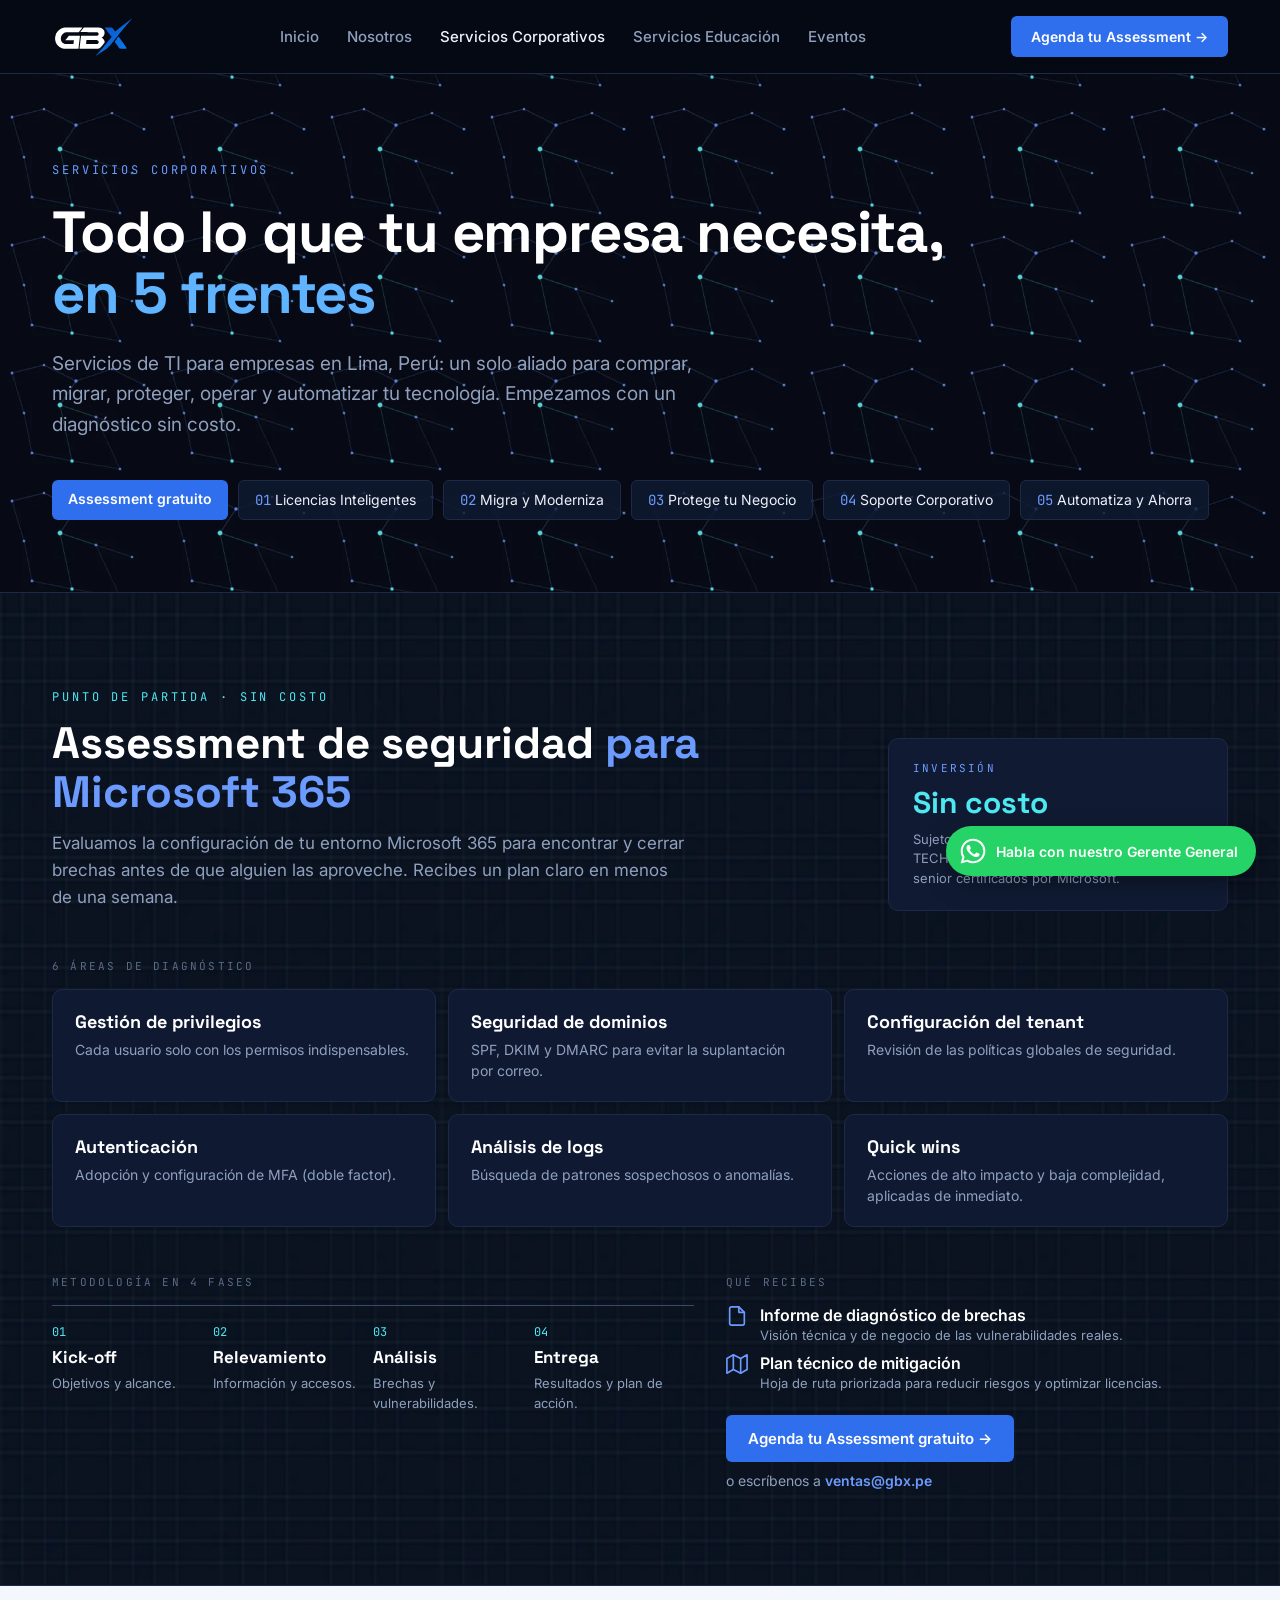
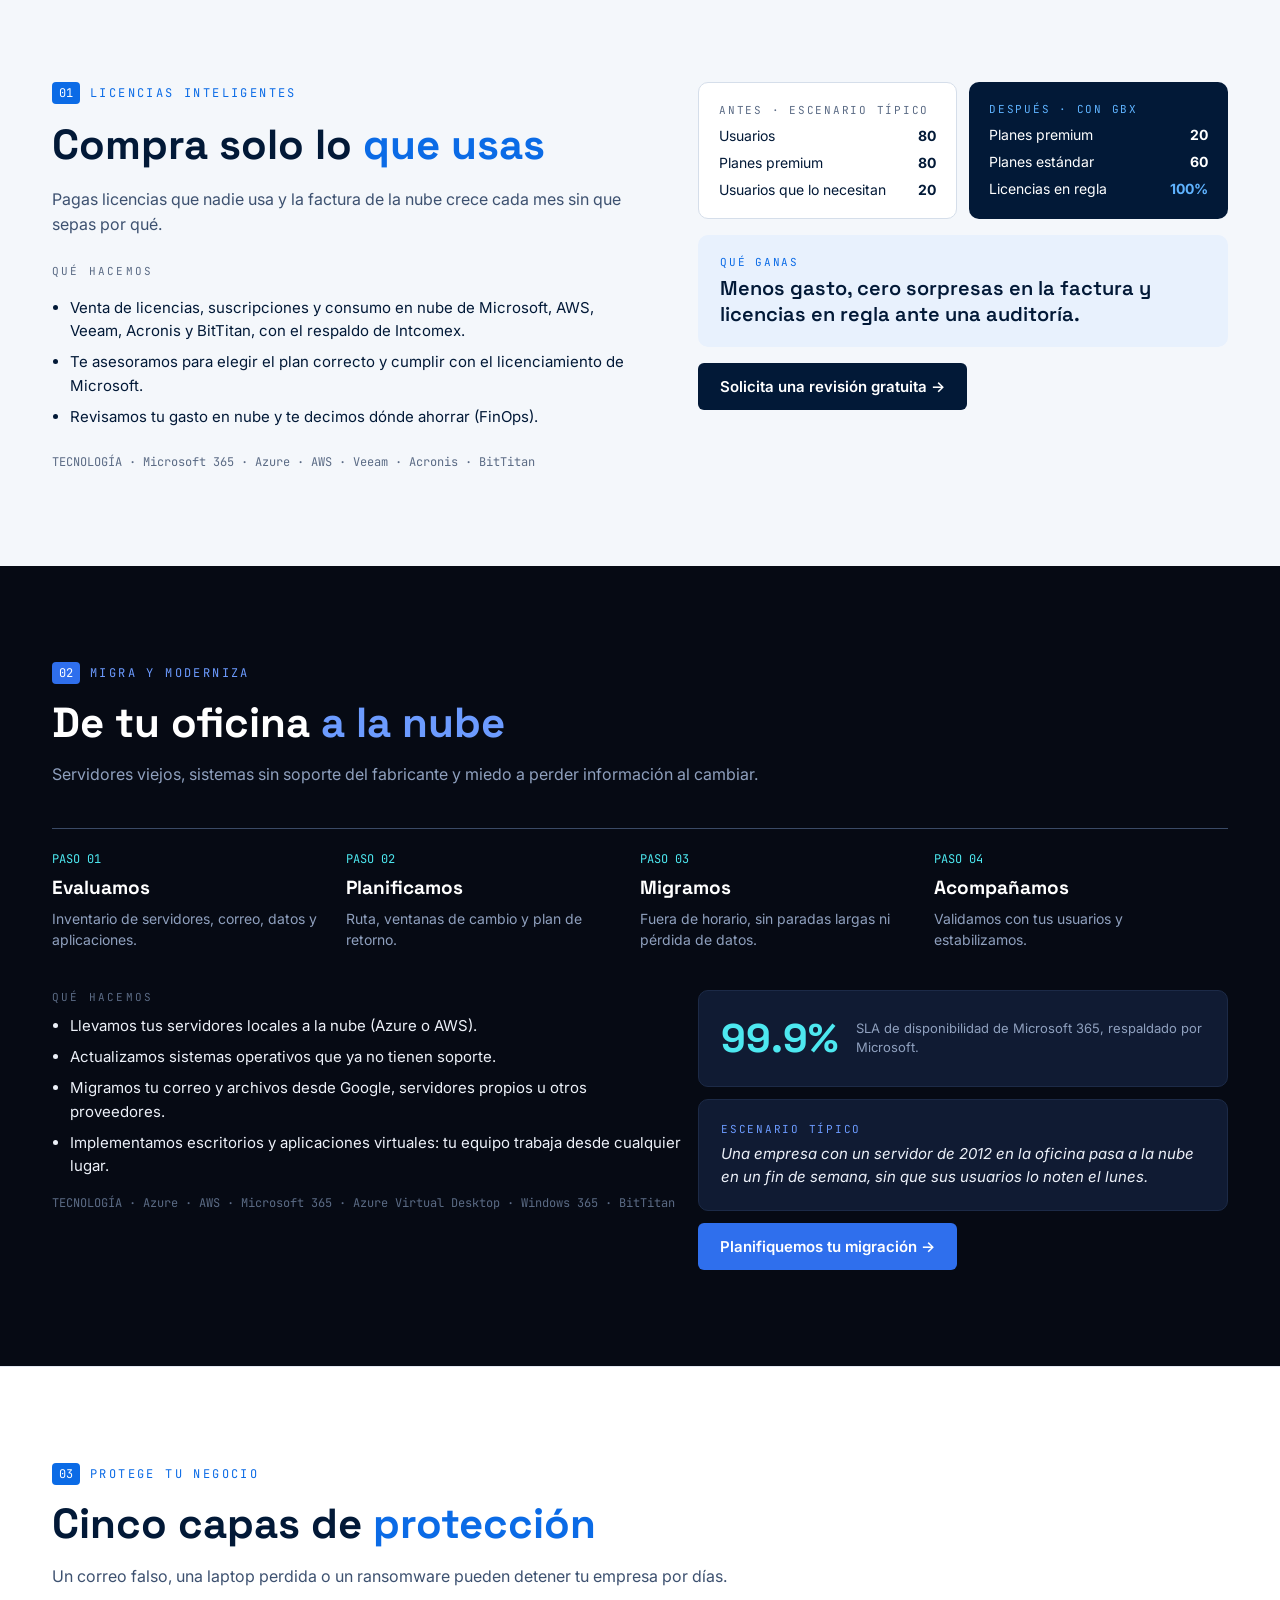
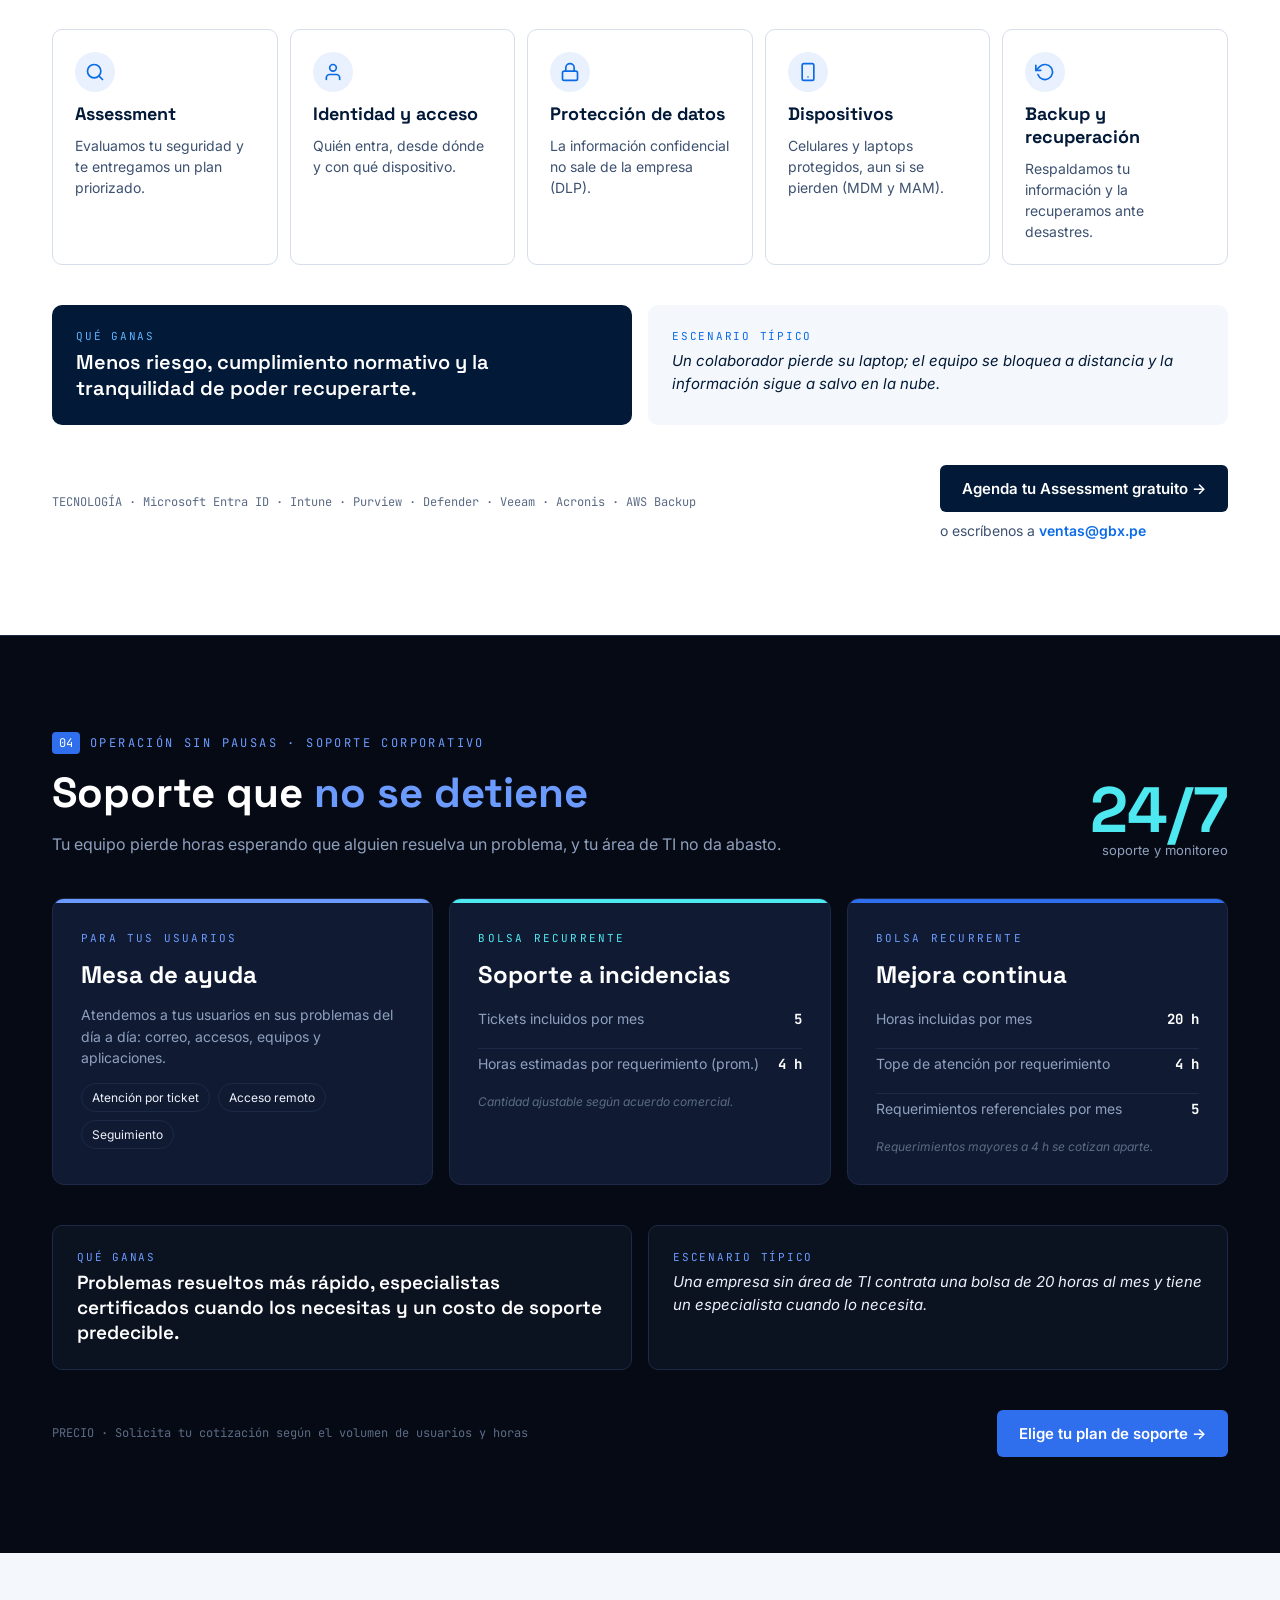
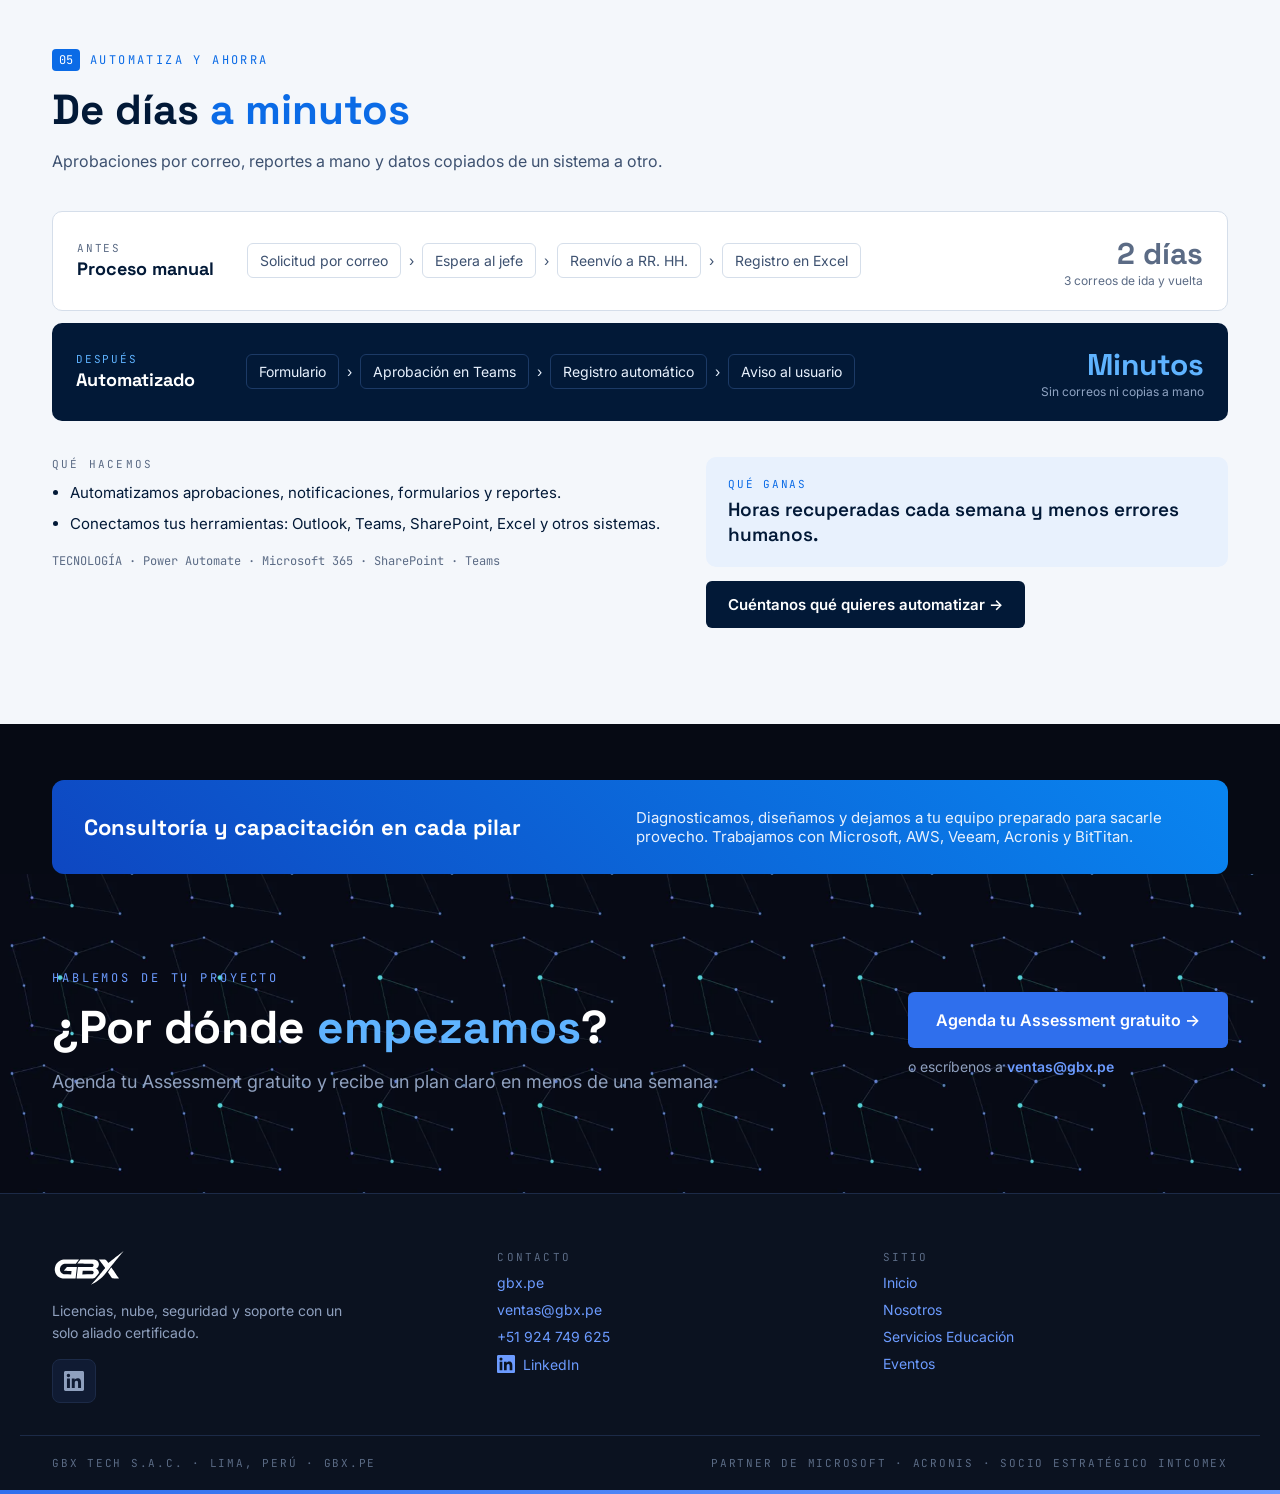
<file: servicios-corporativos/index.html>
<!DOCTYPE html>
<html lang="es">
<head>
<meta charset="utf-8">
<meta name="viewport" content="width=device-width, initial-scale=1">
<title>Servicios TI para Empresas en Lima | GBX TECH</title>
<meta name="description" content="Assessment de seguridad Microsoft 365 gratuito, licencias, migración a Azure y AWS, ciberseguridad, backup, mesa de ayuda y Power Automate en Lima, Perú.">
<meta name="keywords" content="servicios TI empresas Lima, licencias Microsoft 365 Perú, licenciamiento Microsoft Lima, FinOps Perú, migración a Azure Perú, migración servidores a la nube, migración correo a Microsoft 365, Azure Virtual Desktop Perú, Windows 365 empresas, assessment seguridad Microsoft 365, evaluación seguridad Office 365, ciberseguridad empresas Lima, Microsoft Intune Perú, Microsoft Defender, Microsoft Entra ID, backup Microsoft 365, Veeam Perú, Acronis Perú, mesa de ayuda TI Lima, soporte técnico empresas Lima, bolsa de horas soporte TI, Power Automate Perú, automatización de procesos">
<meta name="robots" content="index, follow, max-image-preview:large">
<link rel="canonical" href="https://gbx.pe/servicios-corporativos/">
<meta property="og:type" content="website">
<meta property="og:site_name" content="GBX TECH">
<meta property="og:locale" content="es_PE">
<meta name="twitter:card" content="summary_large_image">
<meta name="geo.region" content="PE-LIM">
<meta name="geo.placename" content="Lima">
<meta property="og:title" content="Servicios TI para Empresas en Lima | GBX TECH">
<meta property="og:description" content="Assessment de seguridad Microsoft 365 gratuito, licencias, migración a Azure y AWS, ciberseguridad, backup, mesa de ayuda y Power Automate en Lima, Perú.">
<meta property="og:url" content="https://gbx.pe/servicios-corporativos/">
<meta property="og:image" content="https://gbx.pe/img/og-gbx.jpg">
<meta name="theme-color" content="#060A14">
<link rel="icon" href="/favicon.ico" sizes="any">
<link rel="icon" href="/favicon.svg" type="image/svg+xml">
<link rel="icon" href="/img/brand/favicon-32.png" type="image/png" sizes="32x32">
<link rel="apple-touch-icon" href="/apple-touch-icon.png">
<link rel="preconnect" href="https://fonts.googleapis.com">
<link rel="preconnect" href="https://fonts.gstatic.com" crossorigin>
<link href="https://fonts.googleapis.com/css2?family=Inter:wght@400;500;600;700&amp;family=JetBrains+Mono:wght@400;700&amp;family=Space+Grotesk:wght@500;600;700&amp;display=swap" rel="stylesheet">
<link rel="stylesheet" href="/css/gbx.css">
<script type="application/ld+json">
{
 "@context": "https://schema.org",
 "@graph": [
  {
   "@type": "BreadcrumbList",
   "itemListElement": [
    {
     "@type": "ListItem",
     "position": 1,
     "name": "Inicio",
     "item": "https://gbx.pe/"
    },
    {
     "@type": "ListItem",
     "position": 2,
     "name": "Servicios Corporativos",
     "item": "https://gbx.pe/servicios-corporativos/"
    }
   ]
  },
  {
   "@type": "Service",
   "name": "Assessment de seguridad para Microsoft 365",
   "description": "Evaluación gratuita de la seguridad de Microsoft 365: privilegios, SPF/DKIM/DMARC, configuración del tenant, MFA, análisis de logs y quick wins.",
   "serviceType": "Evaluación de ciberseguridad",
   "provider": {
    "@id": "https://gbx.pe/#organizacion"
   },
   "areaServed": {
    "@type": "Country",
    "name": "Perú"
   },
   "url": "https://gbx.pe/servicios-corporativos/#assessment"
  },
  {
   "@type": "Service",
   "name": "Licencias Inteligentes",
   "description": "Venta y optimización de licencias Microsoft 365, AWS, Veeam, Acronis y BitTitan, con consultoría de licenciamiento y FinOps.",
   "serviceType": "Licenciamiento de software",
   "provider": {
    "@id": "https://gbx.pe/#organizacion"
   },
   "areaServed": {
    "@type": "Country",
    "name": "Perú"
   },
   "url": "https://gbx.pe/servicios-corporativos/#licencias"
  },
  {
   "@type": "Service",
   "name": "Migra y Moderniza",
   "description": "Migración de servidores a Azure o AWS, correo y archivos a Microsoft 365, y escritorios virtuales con Azure Virtual Desktop y Windows 365.",
   "serviceType": "Migración a la nube",
   "provider": {
    "@id": "https://gbx.pe/#organizacion"
   },
   "areaServed": {
    "@type": "Country",
    "name": "Perú"
   },
   "url": "https://gbx.pe/servicios-corporativos/#migra"
  },
  {
   "@type": "Service",
   "name": "Protege tu Negocio",
   "description": "Ciberseguridad en cinco capas: assessment, identidad y acceso, protección de datos, dispositivos, y backup y recuperación.",
   "serviceType": "Ciberseguridad",
   "provider": {
    "@id": "https://gbx.pe/#organizacion"
   },
   "areaServed": {
    "@type": "Country",
    "name": "Perú"
   },
   "url": "https://gbx.pe/servicios-corporativos/#protege"
  },
  {
   "@type": "Service",
   "name": "Soporte Corporativo",
   "description": "Mesa de ayuda para usuarios y bolsas recurrentes de soporte a incidencias y mejora continua.",
   "serviceType": "Soporte TI gestionado",
   "provider": {
    "@id": "https://gbx.pe/#organizacion"
   },
   "areaServed": {
    "@type": "Country",
    "name": "Perú"
   },
   "url": "https://gbx.pe/servicios-corporativos/#soporte"
  },
  {
   "@type": "Service",
   "name": "Automatiza y Ahorra",
   "description": "Automatización de aprobaciones, formularios y reportes con Power Automate, SharePoint y Teams.",
   "serviceType": "Automatización de procesos",
   "provider": {
    "@id": "https://gbx.pe/#organizacion"
   },
   "areaServed": {
    "@type": "Country",
    "name": "Perú"
   },
   "url": "https://gbx.pe/servicios-corporativos/#automatiza"
  }
 ]
}
</script>
</head>
<body>
<div style="font-family: Inter, 'Segoe UI', Arial, sans-serif; color: #EDF1F9; background: #060A14; min-width: 0">

<!-- NAV -->
<header style="position: sticky; top: 0; z-index: 10; background: rgba(6,10,20,0.92); border-bottom: 1px solid #1C2A47">
<nav class="nav" aria-label="Principal" style="max-width: 1240px; margin: 0 auto; padding: 16px 32px; display: flex; flex-wrap: wrap; align-items: center; gap: 24px; justify-content: space-between">
<a href="/" aria-label="GBX TECH, inicio" style="display: flex; align-items: center"><img src="/img/brand/gbx-logo-inverso.svg" alt="GBX" style="height: 40px; width: auto"></a>
<div class="nav-links" style="display: flex; flex-wrap: wrap; gap: 28px; font-size: 15px; font-weight: 500">
<a href="/">Inicio</a>
<a href="/nosotros/">Nosotros</a>
<a href="/servicios-corporativos/" aria-current="page">Servicios Corporativos</a>
<a href="/servicios-educacion/">Servicios Educación</a>
<a href="/#eventos">Eventos</a>
</div>
<a target="_blank" rel="noopener" class="nav-cta btn-primario" href="https://wa.me/51924749625?text=Hola%2C%20quisiera%20agendar%20el%20Assessment%20gratuito%20de%20GBX%20TECH" style="background: #2F6FED; color: #FFFFFF; padding: 12px 20px; border-radius: 6px; font-weight: 600; font-size: 14px">Agenda tu Assessment →</a>
</nav>
</header>
<main>

<!-- HERO -->
<section class="tex-malla">
<div style="max-width: 1240px; margin: 0 auto; padding: 88px 32px 72px; display: flex; flex-direction: column; gap: 24px">
<p style="margin: 0; font-family: 'JetBrains Mono', Consolas, monospace; font-size: 12px; letter-spacing: 0.24em; color: #6C9BFF">SERVICIOS CORPORATIVOS</p>
<h1 class="h1" style="margin: 0; font-family: 'Space Grotesk', Arial, sans-serif; font-weight: 700; font-size: 58px; line-height: 1.06; letter-spacing: -0.02em; color: #FFFFFF; max-width: 900px">Todo lo que tu empresa necesita, <span style="color: #5FB3FF">en 5 frentes</span></h1>
<p style="margin: 0; font-size: 19px; line-height: 1.6; color: #8FA0BE; max-width: 640px">Servicios de TI para empresas en Lima, Perú: un solo aliado para comprar, migrar, proteger, operar y automatizar tu tecnología. Empezamos con un diagnóstico sin costo.</p>
<nav class="jump" aria-label="Servicios de esta página" style="display: flex; flex-wrap: wrap; gap: 10px; margin-top: 16px">
<a class="btn-primario" href="#assessment" style="background: #2F6FED; color: #FFFFFF; font-size: 14px; font-weight: 600; padding: 10px 16px; border-radius: 6px">Assessment gratuito</a>
<a href="#licencias" style="border: 1px solid #1C2A47; background: rgba(16,27,51,0.8); font-size: 14px; padding: 10px 16px; border-radius: 6px"><span style="font-family: 'JetBrains Mono', Consolas, monospace; color: #6C9BFF">01</span> Licencias Inteligentes</a>
<a href="#migra" style="border: 1px solid #1C2A47; background: rgba(16,27,51,0.8); font-size: 14px; padding: 10px 16px; border-radius: 6px"><span style="font-family: 'JetBrains Mono', Consolas, monospace; color: #6C9BFF">02</span> Migra y Moderniza</a>
<a href="#protege" style="border: 1px solid #1C2A47; background: rgba(16,27,51,0.8); font-size: 14px; padding: 10px 16px; border-radius: 6px"><span style="font-family: 'JetBrains Mono', Consolas, monospace; color: #6C9BFF">03</span> Protege tu Negocio</a>
<a href="#soporte" style="border: 1px solid #1C2A47; background: rgba(16,27,51,0.8); font-size: 14px; padding: 10px 16px; border-radius: 6px"><span style="font-family: 'JetBrains Mono', Consolas, monospace; color: #6C9BFF">04</span> Soporte Corporativo</a>
<a href="#automatiza" style="border: 1px solid #1C2A47; background: rgba(16,27,51,0.8); font-size: 14px; padding: 10px 16px; border-radius: 6px"><span style="font-family: 'JetBrains Mono', Consolas, monospace; color: #6C9BFF">05</span> Automatiza y Ahorra</a>
</nav>
</div>
</section>

<!-- ASSESSMENT -->
<section id="assessment" class="tex-plano" style="border-top: 1px solid #1C2A47; border-bottom: 1px solid #1C2A47">
<div style="max-width: 1240px; margin: 0 auto; padding: 96px 32px; display: flex; flex-direction: column; gap: 48px">
<div style="display: flex; flex-wrap: wrap; gap: 40px; align-items: flex-end; justify-content: space-between">
<div style="flex: 1 1 560px; display: flex; flex-direction: column; gap: 14px">
<p style="margin: 0; font-family: 'JetBrains Mono', Consolas, monospace; font-size: 12px; letter-spacing: 0.24em; color: #4DE8F0">PUNTO DE PARTIDA · SIN COSTO</p>
<h2 class="h2" style="margin: 0; font-family: 'Space Grotesk', Arial, sans-serif; font-weight: 700; font-size: 44px; line-height: 1.1; color: #FFFFFF">Assessment de seguridad <span style="color: #6C9BFF">para Microsoft 365</span></h2>
<p style="margin: 0; font-size: 17px; line-height: 1.6; color: #8FA0BE; max-width: 640px">Evaluamos la configuración de tu entorno Microsoft 365 para encontrar y cerrar brechas antes de que alguien las aproveche. Recibes un plan claro en menos de una semana.</p>
</div>
<div style="flex: 0 1 340px; background: #101B33; border: 1px solid #1C2A47; border-radius: 10px; padding: 22px 24px; display: flex; flex-direction: column; gap: 8px">
<span style="font-family: 'JetBrains Mono', Consolas, monospace; font-size: 11px; letter-spacing: 0.2em; color: #6C9BFF">INVERSIÓN</span>
<span style="font-family: 'Space Grotesk', Arial, sans-serif; font-size: 30px; font-weight: 700; color: #4DE8F0">Sin costo</span>
<span style="font-size: 13px; line-height: 1.5; color: #8FA0BE">Sujeto a evaluación de compromiso con GBX TECH. Ejecutado por ingenieros de preventa senior certificados por Microsoft.</span>
</div>
</div>

<div style="display: flex; flex-direction: column; gap: 16px">
<span style="font-family: 'JetBrains Mono', Consolas, monospace; font-size: 11px; letter-spacing: 0.2em; color: #5B6B85">6 ÁREAS DE DIAGNÓSTICO</span>
<div style="display: flex; flex-wrap: wrap; gap: 12px">
<div style="flex: 1 1 360px; background: rgba(16,27,51,0.92); border: 1px solid #1C2A47; border-radius: 10px; padding: 20px 22px; display: flex; flex-direction: column; gap: 6px"><h3 style="margin: 0; font-family: 'Space Grotesk', Arial, sans-serif; font-size: 18px; font-weight: 700; color: #FFFFFF">Gestión de privilegios</h3><p style="margin: 0; font-size: 14px; line-height: 1.5; color: #8FA0BE">Cada usuario solo con los permisos indispensables.</p></div>
<div style="flex: 1 1 360px; background: rgba(16,27,51,0.92); border: 1px solid #1C2A47; border-radius: 10px; padding: 20px 22px; display: flex; flex-direction: column; gap: 6px"><h3 style="margin: 0; font-family: 'Space Grotesk', Arial, sans-serif; font-size: 18px; font-weight: 700; color: #FFFFFF">Seguridad de dominios</h3><p style="margin: 0; font-size: 14px; line-height: 1.5; color: #8FA0BE">SPF, DKIM y DMARC para evitar la suplantación por correo.</p></div>
<div style="flex: 1 1 360px; background: rgba(16,27,51,0.92); border: 1px solid #1C2A47; border-radius: 10px; padding: 20px 22px; display: flex; flex-direction: column; gap: 6px"><h3 style="margin: 0; font-family: 'Space Grotesk', Arial, sans-serif; font-size: 18px; font-weight: 700; color: #FFFFFF">Configuración del tenant</h3><p style="margin: 0; font-size: 14px; line-height: 1.5; color: #8FA0BE">Revisión de las políticas globales de seguridad.</p></div>
<div style="flex: 1 1 360px; background: rgba(16,27,51,0.92); border: 1px solid #1C2A47; border-radius: 10px; padding: 20px 22px; display: flex; flex-direction: column; gap: 6px"><h3 style="margin: 0; font-family: 'Space Grotesk', Arial, sans-serif; font-size: 18px; font-weight: 700; color: #FFFFFF">Autenticación</h3><p style="margin: 0; font-size: 14px; line-height: 1.5; color: #8FA0BE">Adopción y configuración de MFA (doble factor).</p></div>
<div style="flex: 1 1 360px; background: rgba(16,27,51,0.92); border: 1px solid #1C2A47; border-radius: 10px; padding: 20px 22px; display: flex; flex-direction: column; gap: 6px"><h3 style="margin: 0; font-family: 'Space Grotesk', Arial, sans-serif; font-size: 18px; font-weight: 700; color: #FFFFFF">Análisis de logs</h3><p style="margin: 0; font-size: 14px; line-height: 1.5; color: #8FA0BE">Búsqueda de patrones sospechosos o anomalías.</p></div>
<div style="flex: 1 1 360px; background: rgba(16,27,51,0.92); border: 1px solid #1C2A47; border-radius: 10px; padding: 20px 22px; display: flex; flex-direction: column; gap: 6px"><h3 style="margin: 0; font-family: 'Space Grotesk', Arial, sans-serif; font-size: 18px; font-weight: 700; color: #FFFFFF">Quick wins</h3><p style="margin: 0; font-size: 14px; line-height: 1.5; color: #8FA0BE">Acciones de alto impacto y baja complejidad, aplicadas de inmediato.</p></div>
</div>
</div>

<div style="display: flex; flex-wrap: wrap; gap: 32px">
<div style="flex: 1 1 560px; display: flex; flex-direction: column; gap: 16px">
<span style="font-family: 'JetBrains Mono', Consolas, monospace; font-size: 11px; letter-spacing: 0.2em; color: #5B6B85">METODOLOGÍA EN 4 FASES</span>
<div style="display: flex; flex-wrap: wrap; border-top: 1px solid #3A4A66">
<div style="flex: 1 1 130px; padding: 18px 16px 0 0; display: flex; flex-direction: column; gap: 6px"><span style="font-family: 'JetBrains Mono', Consolas, monospace; font-size: 12px; color: #4DE8F0">01</span><span style="font-family: 'Space Grotesk', Arial, sans-serif; font-size: 17px; font-weight: 700; color: #FFFFFF">Kick-off</span><span style="font-size: 13px; line-height: 1.5; color: #8FA0BE">Objetivos y alcance.</span></div>
<div style="flex: 1 1 130px; padding: 18px 16px 0 0; display: flex; flex-direction: column; gap: 6px"><span style="font-family: 'JetBrains Mono', Consolas, monospace; font-size: 12px; color: #4DE8F0">02</span><span style="font-family: 'Space Grotesk', Arial, sans-serif; font-size: 17px; font-weight: 700; color: #FFFFFF">Relevamiento</span><span style="font-size: 13px; line-height: 1.5; color: #8FA0BE">Información y accesos.</span></div>
<div style="flex: 1 1 130px; padding: 18px 16px 0 0; display: flex; flex-direction: column; gap: 6px"><span style="font-family: 'JetBrains Mono', Consolas, monospace; font-size: 12px; color: #4DE8F0">03</span><span style="font-family: 'Space Grotesk', Arial, sans-serif; font-size: 17px; font-weight: 700; color: #FFFFFF">Análisis</span><span style="font-size: 13px; line-height: 1.5; color: #8FA0BE">Brechas y vulnerabilidades.</span></div>
<div style="flex: 1 1 130px; padding: 18px 16px 0 0; display: flex; flex-direction: column; gap: 6px"><span style="font-family: 'JetBrains Mono', Consolas, monospace; font-size: 12px; color: #4DE8F0">04</span><span style="font-family: 'Space Grotesk', Arial, sans-serif; font-size: 17px; font-weight: 700; color: #FFFFFF">Entrega</span><span style="font-size: 13px; line-height: 1.5; color: #8FA0BE">Resultados y plan de acción.</span></div>
</div>
</div>
<div style="flex: 1 1 420px; display: flex; flex-direction: column; gap: 16px">
<span style="font-family: 'JetBrains Mono', Consolas, monospace; font-size: 11px; letter-spacing: 0.2em; color: #5B6B85">QUÉ RECIBES</span>
<div style="display: flex; flex-direction: column; gap: 10px">
<div style="display: flex; gap: 12px; align-items: flex-start"><svg aria-hidden="true" width="22" height="22" viewBox="0 0 24 24" fill="none" stroke="#6C9BFF" stroke-width="1.8" stroke-linecap="round" stroke-linejoin="round" style="flex: none"><path d="M14 2H6a2 2 0 0 0-2 2v16a2 2 0 0 0 2 2h12a2 2 0 0 0 2-2V8z"/><polyline points="14 2 14 8 20 8"/></svg><div><p style="margin: 0; font-weight: 600; color: #FFFFFF">Informe de diagnóstico de brechas</p><p style="margin: 2px 0 0; font-size: 13px; color: #8FA0BE">Visión técnica y de negocio de las vulnerabilidades reales.</p></div></div>
<div style="display: flex; gap: 12px; align-items: flex-start"><svg aria-hidden="true" width="22" height="22" viewBox="0 0 24 24" fill="none" stroke="#6C9BFF" stroke-width="1.8" stroke-linecap="round" stroke-linejoin="round" style="flex: none"><polygon points="1 6 1 22 8 18 16 22 23 18 23 2 16 6 8 2 1 6"/><line x1="8" y1="2" x2="8" y2="18"/><line x1="16" y1="6" x2="16" y2="22"/></svg><div><p style="margin: 0; font-weight: 600; color: #FFFFFF">Plan técnico de mitigación</p><p style="margin: 2px 0 0; font-size: 13px; color: #8FA0BE">Hoja de ruta priorizada para reducir riesgos y optimizar licencias.</p></div></div>
</div>
<div class="cta-assessment" style="align-self: flex-start; display: flex; flex-direction: column; align-items: flex-start; gap: 10px">
<a class="btn-primario" target="_blank" rel="noopener" href="https://wa.me/51924749625?text=Hola%2C%20quisiera%20agendar%20el%20Assessment%20gratuito%20de%20GBX%20TECH" style="margin-top: 8px; background: #2F6FED; color: #FFFFFF; padding: 14px 22px; border-radius: 6px; font-weight: 600; font-size: 15px">Agenda tu Assessment gratuito →</a>
<a class="cta-mail" href="mailto:ventas@gbx.pe?subject=Solicitud%20de%20Assessment%20gratuito&amp;body=Hola%20GBX%20TECH%2C%20quisiera%20agendar%20el%20Assessment%20gratuito.%0A%0AEmpresa%3A%0AContacto%3A%0ATel%C3%A9fono%3A" style="font-size: 14px">o escríbenos a <b>ventas@gbx.pe</b></a>
</div>
</div>
</div>
</div>
</section>

<!-- 01 LICENCIAS (claro) -->
<section id="licencias" class="light" style="background: #F4F7FB; color: #021937">
<div style="max-width: 1240px; margin: 0 auto; padding: 96px 32px; display: flex; flex-wrap: wrap; gap: 56px">
<div style="flex: 1 1 480px; min-width: 0; display: flex; flex-direction: column; gap: 18px">
<p style="margin: 0; display: flex; gap: 10px; align-items: center; font-family: 'JetBrains Mono', Consolas, monospace; font-size: 12px; letter-spacing: 0.2em; color: #0B6BE6"><span style="background: #0B6BE6; color: #FFFFFF; padding: 3px 7px; border-radius: 4px; letter-spacing: 0">01</span>LICENCIAS INTELIGENTES</p>
<h2 class="h2" style="margin: 0; font-family: 'Space Grotesk', Arial, sans-serif; font-weight: 700; font-size: 42px; line-height: 1.1; color: #021937">Compra solo lo <span style="color: #0B6BE6">que usas</span></h2>
<p style="margin: 0; font-size: 16px; line-height: 1.6; color: #3D5170">Pagas licencias que nadie usa y la factura de la nube crece cada mes sin que sepas por qué.</p>
<p style="margin: 8px 0 0; font-family: 'JetBrains Mono', Consolas, monospace; font-size: 11px; letter-spacing: 0.2em; color: #5B6B85">QUÉ HACEMOS</p>
<ul style="margin: 0; padding-left: 18px; display: flex; flex-direction: column; gap: 8px; font-size: 15px; line-height: 1.55; color: #021937">
<li>Venta de licencias, suscripciones y consumo en nube de Microsoft, AWS, Veeam, Acronis y BitTitan, con el respaldo de Intcomex.</li>
<li>Te asesoramos para elegir el plan correcto y cumplir con el licenciamiento de Microsoft.</li>
<li>Revisamos tu gasto en nube y te decimos dónde ahorrar (FinOps).</li>
</ul>
<p style="margin: 8px 0 0; font-family: 'JetBrains Mono', Consolas, monospace; font-size: 12px; color: #5B6B85">TECNOLOGÍA · Microsoft 365 · Azure · AWS · Veeam · Acronis · BitTitan</p>
</div>
<div style="flex: 1 1 420px; min-width: 0; display: flex; flex-direction: column; gap: 16px">
<div style="display: flex; flex-wrap: wrap; gap: 12px; align-items: stretch">
<div style="flex: 1 1 200px; background: #FFFFFF; border: 1px solid #D5DEEA; border-radius: 10px; padding: 20px; display: flex; flex-direction: column; gap: 10px; font-size: 14px">
<span style="font-family: 'JetBrains Mono', Consolas, monospace; font-size: 11px; letter-spacing: 0.16em; color: #5B6B85">ANTES · ESCENARIO TÍPICO</span>
<div style="display: flex; justify-content: space-between"><span>Usuarios</span><b>80</b></div>
<div style="display: flex; justify-content: space-between"><span>Planes premium</span><b>80</b></div>
<div style="display: flex; justify-content: space-between"><span>Usuarios que lo necesitan</span><b>20</b></div>
</div>
<div style="flex: 1 1 200px; background: #021937; border-radius: 10px; padding: 20px; display: flex; flex-direction: column; gap: 10px; font-size: 14px; color: #FFFFFF">
<span style="font-family: 'JetBrains Mono', Consolas, monospace; font-size: 11px; letter-spacing: 0.16em; color: #5FB3FF">DESPUÉS · CON GBX</span>
<div style="display: flex; justify-content: space-between"><span>Planes premium</span><b>20</b></div>
<div style="display: flex; justify-content: space-between"><span>Planes estándar</span><b>60</b></div>
<div style="display: flex; justify-content: space-between"><span>Licencias en regla</span><b style="color: #5FB3FF">100%</b></div>
</div>
</div>
<div style="background: #E8F1FD; border-radius: 10px; padding: 20px 22px; display: flex; flex-direction: column; gap: 6px">
<span style="font-family: 'JetBrains Mono', Consolas, monospace; font-size: 11px; letter-spacing: 0.16em; color: #0B6BE6">QUÉ GANAS</span>
<span style="font-family: 'Space Grotesk', Arial, sans-serif; font-size: 20px; font-weight: 600; color: #021937">Menos gasto, cero sorpresas en la factura y licencias en regla ante una auditoría.</span>
</div>
<a href="https://forms.cloud.microsoft/r/17R10sk06A" target="_blank" rel="noopener" style="align-self: flex-start; background: #021937; color: #FFFFFF; padding: 14px 22px; border-radius: 6px; font-weight: 600; font-size: 15px">Solicita una revisión gratuita →</a>
</div>
</div>
</section>

<!-- 02 MIGRA (oscuro) -->
<section id="migra" style="background: #060A14">
<div style="max-width: 1240px; margin: 0 auto; padding: 96px 32px; display: flex; flex-direction: column; gap: 40px">
<div style="display: flex; flex-direction: column; gap: 16px; max-width: 760px">
<p style="margin: 0; display: flex; gap: 10px; align-items: center; font-family: 'JetBrains Mono', Consolas, monospace; font-size: 12px; letter-spacing: 0.2em; color: #6C9BFF"><span style="background: #2F6FED; color: #FFFFFF; padding: 3px 7px; border-radius: 4px; letter-spacing: 0">02</span>MIGRA Y MODERNIZA</p>
<h2 class="h2" style="margin: 0; font-family: 'Space Grotesk', Arial, sans-serif; font-weight: 700; font-size: 42px; line-height: 1.1; color: #FFFFFF">De tu oficina <span style="color: #6C9BFF">a la nube</span></h2>
<p style="margin: 0; font-size: 16px; line-height: 1.6; color: #8FA0BE">Servidores viejos, sistemas sin soporte del fabricante y miedo a perder información al cambiar.</p>
</div>
<div style="display: flex; flex-wrap: wrap; border-top: 1px solid #3A4A66">
<div style="flex: 1 1 220px; padding: 22px 20px 0 0; display: flex; flex-direction: column; gap: 8px"><span style="font-family: 'JetBrains Mono', Consolas, monospace; font-size: 12px; color: #4DE8F0">PASO 01</span><span style="font-family: 'Space Grotesk', Arial, sans-serif; font-size: 19px; font-weight: 700; color: #FFFFFF">Evaluamos</span><span style="font-size: 14px; line-height: 1.5; color: #8FA0BE">Inventario de servidores, correo, datos y aplicaciones.</span></div>
<div style="flex: 1 1 220px; padding: 22px 20px 0 0; display: flex; flex-direction: column; gap: 8px"><span style="font-family: 'JetBrains Mono', Consolas, monospace; font-size: 12px; color: #4DE8F0">PASO 02</span><span style="font-family: 'Space Grotesk', Arial, sans-serif; font-size: 19px; font-weight: 700; color: #FFFFFF">Planificamos</span><span style="font-size: 14px; line-height: 1.5; color: #8FA0BE">Ruta, ventanas de cambio y plan de retorno.</span></div>
<div style="flex: 1 1 220px; padding: 22px 20px 0 0; display: flex; flex-direction: column; gap: 8px"><span style="font-family: 'JetBrains Mono', Consolas, monospace; font-size: 12px; color: #4DE8F0">PASO 03</span><span style="font-family: 'Space Grotesk', Arial, sans-serif; font-size: 19px; font-weight: 700; color: #FFFFFF">Migramos</span><span style="font-size: 14px; line-height: 1.5; color: #8FA0BE">Fuera de horario, sin paradas largas ni pérdida de datos.</span></div>
<div style="flex: 1 1 220px; padding: 22px 20px 0 0; display: flex; flex-direction: column; gap: 8px"><span style="font-family: 'JetBrains Mono', Consolas, monospace; font-size: 12px; color: #4DE8F0">PASO 04</span><span style="font-family: 'Space Grotesk', Arial, sans-serif; font-size: 19px; font-weight: 700; color: #FFFFFF">Acompañamos</span><span style="font-size: 14px; line-height: 1.5; color: #8FA0BE">Validamos con tus usuarios y estabilizamos.</span></div>
</div>
<div style="display: flex; flex-wrap: wrap; gap: 16px">
<div style="flex: 1 1 460px; display: flex; flex-direction: column; gap: 10px">
<span style="font-family: 'JetBrains Mono', Consolas, monospace; font-size: 11px; letter-spacing: 0.2em; color: #5B6B85">QUÉ HACEMOS</span>
<ul style="margin: 0; padding-left: 18px; display: flex; flex-direction: column; gap: 8px; font-size: 15px; line-height: 1.55; color: #EDF1F9">
<li>Llevamos tus servidores locales a la nube (Azure o AWS).</li>
<li>Actualizamos sistemas operativos que ya no tienen soporte.</li>
<li>Migramos tu correo y archivos desde Google, servidores propios u otros proveedores.</li>
<li>Implementamos escritorios y aplicaciones virtuales: tu equipo trabaja desde cualquier lugar.</li>
</ul>
<p style="margin: 8px 0 0; font-family: 'JetBrains Mono', Consolas, monospace; font-size: 12px; color: #5B6B85">TECNOLOGÍA · Azure · AWS · Microsoft 365 · Azure Virtual Desktop · Windows 365 · BitTitan</p>
</div>
<div style="flex: 1 1 360px; display: flex; flex-direction: column; gap: 12px">
<div style="background: #101B33; border: 1px solid #1C2A47; border-radius: 10px; padding: 22px; display: flex; gap: 18px; align-items: center">
<span style="font-family: 'Space Grotesk', Arial, sans-serif; font-size: 40px; font-weight: 700; color: #4DE8F0">99.9%</span>
<span style="font-size: 13px; line-height: 1.5; color: #8FA0BE">SLA de disponibilidad de Microsoft 365, respaldado por Microsoft.</span>
</div>
<div style="background: #101B33; border: 1px solid #1C2A47; border-radius: 10px; padding: 22px; display: flex; flex-direction: column; gap: 6px">
<span style="font-family: 'JetBrains Mono', Consolas, monospace; font-size: 11px; letter-spacing: 0.16em; color: #6C9BFF">ESCENARIO TÍPICO</span>
<span style="font-size: 15px; line-height: 1.55; color: #EDF1F9; font-style: italic">Una empresa con un servidor de 2012 en la oficina pasa a la nube en un fin de semana, sin que sus usuarios lo noten el lunes.</span>
</div>
<a href="https://forms.cloud.microsoft/r/17R10sk06A" target="_blank" rel="noopener" style="align-self: flex-start; background: #2F6FED; color: #FFFFFF; padding: 14px 22px; border-radius: 6px; font-weight: 600; font-size: 15px">Planifiquemos tu migración →</a>
</div>
</div>
</div>
</section>

<!-- 03 PROTEGE (claro) -->
<section id="protege" class="light" style="background: #FFFFFF; color: #021937; border-top: 1px solid #E3E9F2">
<div style="max-width: 1240px; margin: 0 auto; padding: 96px 32px; display: flex; flex-direction: column; gap: 40px">
<div style="display: flex; flex-direction: column; gap: 16px; max-width: 760px">
<p style="margin: 0; display: flex; gap: 10px; align-items: center; font-family: 'JetBrains Mono', Consolas, monospace; font-size: 12px; letter-spacing: 0.2em; color: #0B6BE6"><span style="background: #0B6BE6; color: #FFFFFF; padding: 3px 7px; border-radius: 4px; letter-spacing: 0">03</span>PROTEGE TU NEGOCIO</p>
<h2 class="h2" style="margin: 0; font-family: 'Space Grotesk', Arial, sans-serif; font-weight: 700; font-size: 42px; line-height: 1.1; color: #021937">Cinco capas de <span style="color: #0B6BE6">protección</span></h2>
<p style="margin: 0; font-size: 16px; line-height: 1.6; color: #3D5170">Un correo falso, una laptop perdida o un ransomware pueden detener tu empresa por días.</p>
</div>
<div style="display: flex; flex-wrap: wrap; gap: 12px">
<div style="flex: 1 1 210px; border: 1px solid #D5DEEA; border-radius: 10px; padding: 22px; display: flex; flex-direction: column; gap: 10px"><span style="width: 40px; height: 40px; border-radius: 50%; background: #E8F1FD; display: flex; align-items: center; justify-content: center"><svg aria-hidden="true" width="20" height="20" viewBox="0 0 24 24" fill="none" stroke="#0B6BE6" stroke-width="2" stroke-linecap="round" stroke-linejoin="round"><circle cx="11" cy="11" r="8"/><line x1="21" y1="21" x2="16.65" y2="16.65"/></svg></span><h3 style="margin: 0; font-family: 'Space Grotesk', Arial, sans-serif; font-size: 18px; font-weight: 700">Assessment</h3><p style="margin: 0; font-size: 14px; line-height: 1.5; color: #3D5170">Evaluamos tu seguridad y te entregamos un plan priorizado.</p></div>
<div style="flex: 1 1 210px; border: 1px solid #D5DEEA; border-radius: 10px; padding: 22px; display: flex; flex-direction: column; gap: 10px"><span style="width: 40px; height: 40px; border-radius: 50%; background: #E8F1FD; display: flex; align-items: center; justify-content: center"><svg aria-hidden="true" width="20" height="20" viewBox="0 0 24 24" fill="none" stroke="#0B6BE6" stroke-width="2" stroke-linecap="round" stroke-linejoin="round"><path d="M20 21v-2a4 4 0 0 0-4-4H8a4 4 0 0 0-4 4v2"/><circle cx="12" cy="7" r="4"/></svg></span><h3 style="margin: 0; font-family: 'Space Grotesk', Arial, sans-serif; font-size: 18px; font-weight: 700">Identidad y acceso</h3><p style="margin: 0; font-size: 14px; line-height: 1.5; color: #3D5170">Quién entra, desde dónde y con qué dispositivo.</p></div>
<div style="flex: 1 1 210px; border: 1px solid #D5DEEA; border-radius: 10px; padding: 22px; display: flex; flex-direction: column; gap: 10px"><span style="width: 40px; height: 40px; border-radius: 50%; background: #E8F1FD; display: flex; align-items: center; justify-content: center"><svg aria-hidden="true" width="20" height="20" viewBox="0 0 24 24" fill="none" stroke="#0B6BE6" stroke-width="2" stroke-linecap="round" stroke-linejoin="round"><rect x="3" y="11" width="18" height="11" rx="2"/><path d="M7 11V7a5 5 0 0 1 10 0v4"/></svg></span><h3 style="margin: 0; font-family: 'Space Grotesk', Arial, sans-serif; font-size: 18px; font-weight: 700">Protección de datos</h3><p style="margin: 0; font-size: 14px; line-height: 1.5; color: #3D5170">La información confidencial no sale de la empresa (DLP).</p></div>
<div style="flex: 1 1 210px; border: 1px solid #D5DEEA; border-radius: 10px; padding: 22px; display: flex; flex-direction: column; gap: 10px"><span style="width: 40px; height: 40px; border-radius: 50%; background: #E8F1FD; display: flex; align-items: center; justify-content: center"><svg aria-hidden="true" width="20" height="20" viewBox="0 0 24 24" fill="none" stroke="#0B6BE6" stroke-width="2" stroke-linecap="round" stroke-linejoin="round"><rect x="5" y="2" width="14" height="20" rx="2"/><line x1="12" y1="18" x2="12.01" y2="18"/></svg></span><h3 style="margin: 0; font-family: 'Space Grotesk', Arial, sans-serif; font-size: 18px; font-weight: 700">Dispositivos</h3><p style="margin: 0; font-size: 14px; line-height: 1.5; color: #3D5170">Celulares y laptops protegidos, aun si se pierden (MDM y MAM).</p></div>
<div style="flex: 1 1 210px; border: 1px solid #D5DEEA; border-radius: 10px; padding: 22px; display: flex; flex-direction: column; gap: 10px"><span style="width: 40px; height: 40px; border-radius: 50%; background: #E8F1FD; display: flex; align-items: center; justify-content: center"><svg aria-hidden="true" width="20" height="20" viewBox="0 0 24 24" fill="none" stroke="#0B6BE6" stroke-width="2" stroke-linecap="round" stroke-linejoin="round"><polyline points="1 4 1 10 7 10"/><path d="M3.51 15a9 9 0 1 0 2.13-9.36L1 10"/></svg></span><h3 style="margin: 0; font-family: 'Space Grotesk', Arial, sans-serif; font-size: 18px; font-weight: 700">Backup y recuperación</h3><p style="margin: 0; font-size: 14px; line-height: 1.5; color: #3D5170">Respaldamos tu información y la recuperamos ante desastres.</p></div>
</div>
<div style="display: flex; flex-wrap: wrap; gap: 16px; align-items: stretch">
<div style="flex: 1 1 380px; background: #021937; color: #FFFFFF; border-radius: 10px; padding: 24px; display: flex; flex-direction: column; gap: 6px"><span style="font-family: 'JetBrains Mono', Consolas, monospace; font-size: 11px; letter-spacing: 0.16em; color: #5FB3FF">QUÉ GANAS</span><span style="font-family: 'Space Grotesk', Arial, sans-serif; font-size: 20px; font-weight: 600">Menos riesgo, cumplimiento normativo y la tranquilidad de poder recuperarte.</span></div>
<div style="flex: 1 1 380px; background: #F4F7FB; border-radius: 10px; padding: 24px; display: flex; flex-direction: column; gap: 6px"><span style="font-family: 'JetBrains Mono', Consolas, monospace; font-size: 11px; letter-spacing: 0.16em; color: #0B6BE6">ESCENARIO TÍPICO</span><span style="font-size: 15px; line-height: 1.55; font-style: italic; color: #021937">Un colaborador pierde su laptop; el equipo se bloquea a distancia y la información sigue a salvo en la nube.</span></div>
</div>
<div style="display: flex; flex-wrap: wrap; gap: 16px; align-items: center; justify-content: space-between">
<p style="margin: 0; font-family: 'JetBrains Mono', Consolas, monospace; font-size: 12px; color: #5B6B85">TECNOLOGÍA · Microsoft Entra ID · Intune · Purview · Defender · Veeam · Acronis · AWS Backup</p>
<div class="cta-assessment" style="display: flex; flex-direction: column; align-items: flex-start; gap: 10px">
<a target="_blank" rel="noopener" class="btn-primario" href="https://wa.me/51924749625?text=Hola%2C%20quisiera%20agendar%20el%20Assessment%20gratuito%20de%20GBX%20TECH" style="background: #021937; color: #FFFFFF; padding: 14px 22px; border-radius: 6px; font-weight: 600; font-size: 15px">Agenda tu Assessment gratuito →</a>
<a class="cta-mail" href="mailto:ventas@gbx.pe?subject=Solicitud%20de%20Assessment%20gratuito&amp;body=Hola%20GBX%20TECH%2C%20quisiera%20agendar%20el%20Assessment%20gratuito.%0A%0AEmpresa%3A%0AContacto%3A%0ATel%C3%A9fono%3A" style="font-size: 14px">o escríbenos a <b>ventas@gbx.pe</b></a>
</div>
</div>
</div>
</section>

<!-- 04 SOPORTE CORPORATIVO (oscuro) -->
<section id="soporte" style="background: #060A14; border-top: 1px solid #1C2A47">
<div style="max-width: 1240px; margin: 0 auto; padding: 96px 32px; display: flex; flex-direction: column; gap: 40px">
<div style="display: flex; flex-wrap: wrap; gap: 32px; align-items: flex-end; justify-content: space-between">
<div style="flex: 1 1 620px; display: flex; flex-direction: column; gap: 16px">
<p style="margin: 0; display: flex; gap: 10px; align-items: center; font-family: 'JetBrains Mono', Consolas, monospace; font-size: 12px; letter-spacing: 0.2em; color: #6C9BFF"><span style="background: #2F6FED; color: #FFFFFF; padding: 3px 7px; border-radius: 4px; letter-spacing: 0">04</span>OPERACIÓN SIN PAUSAS · SOPORTE CORPORATIVO</p>
<h2 class="h2" style="margin: 0; font-family: 'Space Grotesk', Arial, sans-serif; font-weight: 700; font-size: 42px; line-height: 1.1; color: #FFFFFF">Soporte que <span style="color: #6C9BFF">no se detiene</span></h2>
<p style="margin: 0; font-size: 16px; line-height: 1.6; color: #8FA0BE">Tu equipo pierde horas esperando que alguien resuelva un problema, y tu área de TI no da abasto.</p>
</div>
<div style="flex: 0 0 auto; display: flex; flex-direction: column; align-items: flex-end">
<span style="font-family: 'Space Grotesk', Arial, sans-serif; font-size: 64px; font-weight: 700; color: #4DE8F0; line-height: 1">24/7</span>
<span style="font-size: 13px; color: #8FA0BE">soporte y monitoreo</span>
</div>
</div>

<div style="display: flex; flex-wrap: wrap; gap: 16px">
<div style="flex: 1 1 360px; background: #101B33; border: 1px solid #1C2A47; border-radius: 12px; overflow: hidden; display: flex; flex-direction: column">
<div style="height: 4px; background: #6C9BFF"></div>
<div style="padding: 28px; display: flex; flex-direction: column; gap: 14px">
<span style="font-family: 'JetBrains Mono', Consolas, monospace; font-size: 11px; letter-spacing: 0.2em; color: #6C9BFF">PARA TUS USUARIOS</span>
<h3 style="margin: 0; font-family: 'Space Grotesk', Arial, sans-serif; font-size: 24px; font-weight: 700; color: #FFFFFF">Mesa de ayuda</h3>
<p style="margin: 0; font-size: 14px; line-height: 1.55; color: #8FA0BE">Atendemos a tus usuarios en sus problemas del día a día: correo, accesos, equipos y aplicaciones.</p>
<div style="display: flex; flex-wrap: wrap; gap: 8px">
<span style="font-size: 12px; border: 1px solid #1C2A47; padding: 6px 10px; border-radius: 999px; color: #EDF1F9">Atención por ticket</span>
<span style="font-size: 12px; border: 1px solid #1C2A47; padding: 6px 10px; border-radius: 999px; color: #EDF1F9">Acceso remoto</span>
<span style="font-size: 12px; border: 1px solid #1C2A47; padding: 6px 10px; border-radius: 999px; color: #EDF1F9">Seguimiento</span>
</div>
</div>
</div>

<div style="flex: 1 1 360px; background: #101B33; border: 1px solid #1C2A47; border-radius: 12px; overflow: hidden; display: flex; flex-direction: column">
<div style="height: 4px; background: #4DE8F0"></div>
<div style="padding: 28px; display: flex; flex-direction: column; gap: 14px">
<span style="font-family: 'JetBrains Mono', Consolas, monospace; font-size: 11px; letter-spacing: 0.2em; color: #4DE8F0">BOLSA RECURRENTE</span>
<h3 style="margin: 0; font-family: 'Space Grotesk', Arial, sans-serif; font-size: 24px; font-weight: 700; color: #FFFFFF">Soporte a incidencias</h3>
<div style="display: flex; justify-content: space-between; font-size: 14px; color: #8FA0BE; padding: 6px 0"><span>Tickets incluidos por mes</span><b style="font-family: 'JetBrains Mono', Consolas, monospace; color: #FFFFFF">5</b></div>
<div style="display: flex; justify-content: space-between; font-size: 14px; color: #8FA0BE; padding: 6px 0; border-top: 1px solid #1C2A47"><span>Horas estimadas por requerimiento (prom.)</span><b style="font-family: 'JetBrains Mono', Consolas, monospace; color: #FFFFFF">4 h</b></div>
<p style="margin: 0; font-size: 12px; line-height: 1.5; color: #5B6B85; font-style: italic">Cantidad ajustable según acuerdo comercial.</p>
</div>
</div>

<div style="flex: 1 1 360px; background: #101B33; border: 1px solid #1C2A47; border-radius: 12px; overflow: hidden; display: flex; flex-direction: column">
<div style="height: 4px; background: #2F6FED"></div>
<div style="padding: 28px; display: flex; flex-direction: column; gap: 14px">
<span style="font-family: 'JetBrains Mono', Consolas, monospace; font-size: 11px; letter-spacing: 0.2em; color: #6C9BFF">BOLSA RECURRENTE</span>
<h3 style="margin: 0; font-family: 'Space Grotesk', Arial, sans-serif; font-size: 24px; font-weight: 700; color: #FFFFFF">Mejora continua</h3>
<div style="display: flex; justify-content: space-between; font-size: 14px; color: #8FA0BE; padding: 6px 0"><span>Horas incluidas por mes</span><b style="font-family: 'JetBrains Mono', Consolas, monospace; color: #FFFFFF">20 h</b></div>
<div style="display: flex; justify-content: space-between; font-size: 14px; color: #8FA0BE; padding: 6px 0; border-top: 1px solid #1C2A47"><span>Tope de atención por requerimiento</span><b style="font-family: 'JetBrains Mono', Consolas, monospace; color: #FFFFFF">4 h</b></div>
<div style="display: flex; justify-content: space-between; font-size: 14px; color: #8FA0BE; padding: 6px 0; border-top: 1px solid #1C2A47"><span>Requerimientos referenciales por mes</span><b style="font-family: 'JetBrains Mono', Consolas, monospace; color: #FFFFFF">5</b></div>
<p style="margin: 0; font-size: 12px; line-height: 1.5; color: #5B6B85; font-style: italic">Requerimientos mayores a 4 h se cotizan aparte.</p>
</div>
</div>
</div>

<div style="display: flex; flex-wrap: wrap; gap: 16px; align-items: stretch">
<div style="flex: 1 1 380px; background: #0B1220; border: 1px solid #1C2A47; border-radius: 10px; padding: 24px; display: flex; flex-direction: column; gap: 6px"><span style="font-family: 'JetBrains Mono', Consolas, monospace; font-size: 11px; letter-spacing: 0.16em; color: #6C9BFF">QUÉ GANAS</span><span style="font-family: 'Space Grotesk', Arial, sans-serif; font-size: 19px; font-weight: 600; color: #FFFFFF">Problemas resueltos más rápido, especialistas certificados cuando los necesitas y un costo de soporte predecible.</span></div>
<div style="flex: 1 1 380px; background: #0B1220; border: 1px solid #1C2A47; border-radius: 10px; padding: 24px; display: flex; flex-direction: column; gap: 6px"><span style="font-family: 'JetBrains Mono', Consolas, monospace; font-size: 11px; letter-spacing: 0.16em; color: #6C9BFF">ESCENARIO TÍPICO</span><span style="font-size: 15px; line-height: 1.55; font-style: italic; color: #EDF1F9">Una empresa sin área de TI contrata una bolsa de 20 horas al mes y tiene un especialista cuando lo necesita.</span></div>
</div>
<div style="display: flex; flex-wrap: wrap; gap: 16px; align-items: center; justify-content: space-between">
<p style="margin: 0; font-family: 'JetBrains Mono', Consolas, monospace; font-size: 12px; color: #5B6B85">PRECIO · Solicita tu cotización según el volumen de usuarios y horas</p>
<a class="btn-primario" href="https://forms.cloud.microsoft/r/17R10sk06A" target="_blank" rel="noopener" style="background: #2F6FED; color: #FFFFFF; padding: 14px 22px; border-radius: 6px; font-weight: 600; font-size: 15px">Elige tu plan de soporte →</a>
</div>
</div>
</section>

<!-- 05 AUTOMATIZA (claro) -->
<section id="automatiza" class="light" style="background: #F4F7FB; color: #021937">
<div style="max-width: 1240px; margin: 0 auto; padding: 96px 32px; display: flex; flex-direction: column; gap: 36px">
<div style="display: flex; flex-direction: column; gap: 16px; max-width: 760px">
<p style="margin: 0; display: flex; gap: 10px; align-items: center; font-family: 'JetBrains Mono', Consolas, monospace; font-size: 12px; letter-spacing: 0.2em; color: #0B6BE6"><span style="background: #0B6BE6; color: #FFFFFF; padding: 3px 7px; border-radius: 4px; letter-spacing: 0">05</span>AUTOMATIZA Y AHORRA</p>
<h2 class="h2" style="margin: 0; font-family: 'Space Grotesk', Arial, sans-serif; font-weight: 700; font-size: 42px; line-height: 1.1; color: #021937">De días <span style="color: #0B6BE6">a minutos</span></h2>
<p style="margin: 0; font-size: 16px; line-height: 1.6; color: #3D5170">Aprobaciones por correo, reportes a mano y datos copiados de un sistema a otro.</p>
</div>
<div style="display: flex; flex-direction: column; gap: 12px">
<div style="background: #FFFFFF; border: 1px solid #D5DEEA; border-radius: 10px; padding: 22px 24px; display: flex; flex-wrap: wrap; gap: 20px; align-items: center">
<div style="flex: 0 0 150px; display: flex; flex-direction: column; gap: 2px"><span style="font-family: 'JetBrains Mono', Consolas, monospace; font-size: 11px; letter-spacing: 0.16em; color: #5B6B85">ANTES</span><span style="font-family: 'Space Grotesk', Arial, sans-serif; font-size: 18px; font-weight: 700">Proceso manual</span></div>
<div style="flex: 1 1 480px; display: flex; flex-wrap: wrap; gap: 8px; align-items: center; font-size: 14px; color: #3D5170"><span style="border: 1px solid #D5DEEA; border-radius: 6px; padding: 8px 12px">Solicitud por correo</span><span aria-hidden="true">›</span><span style="border: 1px solid #D5DEEA; border-radius: 6px; padding: 8px 12px">Espera al jefe</span><span aria-hidden="true">›</span><span style="border: 1px solid #D5DEEA; border-radius: 6px; padding: 8px 12px">Reenvío a RR. HH.</span><span aria-hidden="true">›</span><span style="border: 1px solid #D5DEEA; border-radius: 6px; padding: 8px 12px">Registro en Excel</span></div>
<div style="flex: 0 0 auto; display: flex; flex-direction: column; align-items: flex-end"><span style="font-family: 'Space Grotesk', Arial, sans-serif; font-size: 30px; font-weight: 700; color: #5B6B85">2 días</span><span style="font-size: 12px; color: #5B6B85">3 correos de ida y vuelta</span></div>
</div>
<div style="background: #021937; border-radius: 10px; padding: 22px 24px; display: flex; flex-wrap: wrap; gap: 20px; align-items: center; color: #FFFFFF">
<div style="flex: 0 0 150px; display: flex; flex-direction: column; gap: 2px"><span style="font-family: 'JetBrains Mono', Consolas, monospace; font-size: 11px; letter-spacing: 0.16em; color: #5FB3FF">DESPUÉS</span><span style="font-family: 'Space Grotesk', Arial, sans-serif; font-size: 18px; font-weight: 700">Automatizado</span></div>
<div style="flex: 1 1 480px; display: flex; flex-wrap: wrap; gap: 8px; align-items: center; font-size: 14px; color: #E8F1FD"><span style="border: 1px solid #1C3A66; border-radius: 6px; padding: 8px 12px">Formulario</span><span aria-hidden="true">›</span><span style="border: 1px solid #1C3A66; border-radius: 6px; padding: 8px 12px">Aprobación en Teams</span><span aria-hidden="true">›</span><span style="border: 1px solid #1C3A66; border-radius: 6px; padding: 8px 12px">Registro automático</span><span aria-hidden="true">›</span><span style="border: 1px solid #1C3A66; border-radius: 6px; padding: 8px 12px">Aviso al usuario</span></div>
<div style="flex: 0 0 auto; display: flex; flex-direction: column; align-items: flex-end"><span style="font-family: 'Space Grotesk', Arial, sans-serif; font-size: 30px; font-weight: 700; color: #5FB3FF">Minutos</span><span style="font-size: 12px; color: #8FA3C2">Sin correos ni copias a mano</span></div>
</div>
</div>
<div style="display: flex; flex-wrap: wrap; gap: 32px; align-items: flex-start">
<div style="flex: 1 1 460px; display: flex; flex-direction: column; gap: 10px">
<span style="font-family: 'JetBrains Mono', Consolas, monospace; font-size: 11px; letter-spacing: 0.2em; color: #5B6B85">QUÉ HACEMOS</span>
<ul style="margin: 0; padding-left: 18px; display: flex; flex-direction: column; gap: 8px; font-size: 15px; line-height: 1.55">
<li>Automatizamos aprobaciones, notificaciones, formularios y reportes.</li>
<li>Conectamos tus herramientas: Outlook, Teams, SharePoint, Excel y otros sistemas.</li>
</ul>
<p style="margin: 8px 0 0; font-family: 'JetBrains Mono', Consolas, monospace; font-size: 12px; color: #5B6B85">TECNOLOGÍA · Power Automate · Microsoft 365 · SharePoint · Teams</p>
</div>
<div style="flex: 1 1 360px; display: flex; flex-direction: column; gap: 14px">
<div style="background: #E8F1FD; border-radius: 10px; padding: 20px 22px; display: flex; flex-direction: column; gap: 6px"><span style="font-family: 'JetBrains Mono', Consolas, monospace; font-size: 11px; letter-spacing: 0.16em; color: #0B6BE6">QUÉ GANAS</span><span style="font-family: 'Space Grotesk', Arial, sans-serif; font-size: 19px; font-weight: 600">Horas recuperadas cada semana y menos errores humanos.</span></div>
<a href="https://forms.cloud.microsoft/r/17R10sk06A" target="_blank" rel="noopener" style="align-self: flex-start; background: #021937; color: #FFFFFF; padding: 14px 22px; border-radius: 6px; font-weight: 600; font-size: 15px">Cuéntanos qué quieres automatizar →</a>
</div>
</div>
</div>
</section>

<!-- CONSULTORÍA TRANSVERSAL -->
<section style="background: #060A14">
<div style="max-width: 1240px; margin: 0 auto; padding: 56px 32px 0">
<div class="grad-x" style="border-radius: 12px; padding: 28px 32px; display: flex; flex-wrap: wrap; gap: 16px; align-items: center; justify-content: space-between; color: #FFFFFF">
<p style="margin: 0; font-family: 'Space Grotesk', Arial, sans-serif; font-weight: 700; font-size: 22px">Consultoría y capacitación en cada pilar</p>
<p style="margin: 0; font-size: 15px; color: #E8F1FD; max-width: 560px">Diagnosticamos, diseñamos y dejamos a tu equipo preparado para sacarle provecho. Trabajamos con Microsoft, AWS, Veeam, Acronis y BitTitan.</p>
</div>
</div>
</section>

<!-- CTA -->
<section id="cta" class="tex-malla">
<div style="max-width: 1240px; margin: 0 auto; padding: 96px 32px; display: flex; flex-wrap: wrap; gap: 40px; align-items: center; justify-content: space-between">
<div style="flex: 1 1 560px; display: flex; flex-direction: column; gap: 16px">
<p style="margin: 0; font-family: 'JetBrains Mono', Consolas, monospace; font-size: 12px; letter-spacing: 0.24em; color: #6C9BFF">HABLEMOS DE TU PROYECTO</p>
<h2 class="h2" style="margin: 0; font-family: 'Space Grotesk', Arial, sans-serif; font-weight: 700; font-size: 46px; line-height: 1.1; color: #FFFFFF">¿Por dónde <span style="color: #5FB3FF">empezamos</span>?</h2>
<p style="margin: 0; font-size: 18px; line-height: 1.6; color: #8FA0BE">Agenda tu Assessment gratuito y recibe un plan claro en menos de una semana.</p>
</div>
<div class="cta-assessment" style="display: flex; flex-direction: column; align-items: flex-start; gap: 10px">
<a target="_blank" rel="noopener" class="btn-primario" href="https://wa.me/51924749625?text=Hola%2C%20quisiera%20agendar%20el%20Assessment%20gratuito%20de%20GBX%20TECH" style="background: #2F6FED; color: #FFFFFF; padding: 18px 28px; border-radius: 6px; font-weight: 600; font-size: 16px">Agenda tu Assessment gratuito →</a>
<a class="cta-mail" href="mailto:ventas@gbx.pe?subject=Solicitud%20de%20Assessment%20gratuito&amp;body=Hola%20GBX%20TECH%2C%20quisiera%20agendar%20el%20Assessment%20gratuito.%0A%0AEmpresa%3A%0AContacto%3A%0ATel%C3%A9fono%3A" style="font-size: 14px">o escríbenos a <b>ventas@gbx.pe</b></a>
</div>
</div>
</section>

</main>

<!-- FOOTER -->
<footer style="background: #0B1220; border-top: 1px solid #1C2A47">
<div style="max-width: 1240px; margin: 0 auto; padding: 56px 32px 32px; display: flex; flex-wrap: wrap; gap: 40px; justify-content: space-between">
<div style="flex: 1 1 260px; display: flex; flex-direction: column; gap: 14px">
<img src="/img/brand/gbx-logo-blanco.svg" alt="GBX" style="height: 36px; width: auto; align-self: flex-start">
<p style="margin: 0; font-size: 14px; line-height: 1.6; color: #8FA0BE; max-width: 300px">Licencias, nube, seguridad y soporte con un solo aliado certificado.</p>
<a class="social-li" href="https://www.linkedin.com/company/gbx-tech/" target="_blank" rel="noopener" aria-label="GBX TECH en LinkedIn" style="align-self: flex-start; width: 44px; height: 44px; border-radius: 8px; border: 1px solid #1C2A47; background: #101B33; display: flex; align-items: center; justify-content: center"><svg aria-hidden="true" width="20" height="20" viewBox="0 0 24 24" fill="currentColor"><path d="M20.45 20.45h-3.56v-5.57c0-1.33-.02-3.04-1.85-3.04-1.85 0-2.14 1.45-2.14 2.94v5.67H9.35V9h3.41v1.56h.05c.48-.9 1.64-1.85 3.37-1.85 3.6 0 4.27 2.37 4.27 5.46v6.28zM5.34 7.43a2.06 2.06 0 1 1 0-4.13 2.06 2.06 0 0 1 0 4.13zM7.12 20.45H3.56V9h3.56v11.45zM22.22 0H1.77C.79 0 0 .77 0 1.73v20.54C0 23.23.79 24 1.77 24h20.45c.98 0 1.78-.77 1.78-1.73V1.73C24 .77 23.2 0 22.22 0z"/></svg></a>
</div>
<div style="flex: 1 1 200px; display: flex; flex-direction: column; gap: 10px; font-size: 14px">
<span style="font-family: 'JetBrains Mono', Consolas, monospace; font-size: 11px; letter-spacing: 0.2em; color: #5B6B85">CONTACTO</span>
<a href="https://gbx.pe/">gbx.pe</a>
<a href="mailto:ventas@gbx.pe">ventas@gbx.pe</a>
<a target="_blank" rel="noopener" href="https://wa.me/51924749625">+51 924 749 625</a>
<a href="https://www.linkedin.com/company/gbx-tech/" target="_blank" rel="noopener" style="display: inline-flex; align-items: center; gap: 8px"><svg aria-hidden="true" width="18" height="18" viewBox="0 0 24 24" fill="currentColor"><path d="M20.45 20.45h-3.56v-5.57c0-1.33-.02-3.04-1.85-3.04-1.85 0-2.14 1.45-2.14 2.94v5.67H9.35V9h3.41v1.56h.05c.48-.9 1.64-1.85 3.37-1.85 3.6 0 4.27 2.37 4.27 5.46v6.28zM5.34 7.43a2.06 2.06 0 1 1 0-4.13 2.06 2.06 0 0 1 0 4.13zM7.12 20.45H3.56V9h3.56v11.45zM22.22 0H1.77C.79 0 0 .77 0 1.73v20.54C0 23.23.79 24 1.77 24h20.45c.98 0 1.78-.77 1.78-1.73V1.73C24 .77 23.2 0 22.22 0z"/></svg>LinkedIn</a>
</div>
<div style="flex: 1 1 200px; display: flex; flex-direction: column; gap: 10px; font-size: 14px">
<span style="font-family: 'JetBrains Mono', Consolas, monospace; font-size: 11px; letter-spacing: 0.2em; color: #5B6B85">SITIO</span>
<a href="/">Inicio</a>
<a href="/nosotros/">Nosotros</a>
<a href="/servicios-educacion/">Servicios Educación</a>
<a href="/#eventos">Eventos</a>
</div>
</div>
<div style="max-width: 1240px; margin: 0 auto; padding: 20px 32px; border-top: 1px solid #1C2A47; display: flex; flex-wrap: wrap; gap: 12px; justify-content: space-between; font-family: 'JetBrains Mono', Consolas, monospace; font-size: 11px; letter-spacing: 0.16em; color: #5B6B85">
<span>GBX TECH S.A.C. · LIMA, PERÚ · GBX.PE</span>
<span>PARTNER DE MICROSOFT · ACRONIS · SOCIO ESTRATÉGICO INTCOMEX</span>
</div>
<div class="bar" style="height: 4px"></div>
</footer>
<a target="_blank" rel="noopener" href="https://wa.me/51924749625?text=Hola%20Christian%2C%20quisiera%20informaci%C3%B3n%20sobre%20los%20servicios%20de%20GBX%20TECH" aria-label="Escríbele por WhatsApp a Christian Manco, Gerente General" class="wa-float" style="position: fixed; right: 24px; bottom: 24px; z-index: 20; display: flex; align-items: center; gap: 10px; background: #25D366; color: #FFFFFF; padding: 12px 18px 12px 14px; border-radius: 999px; box-shadow: 0 8px 24px rgba(0,0,0,0.35); font-weight: 600; font-size: 14px">
<svg aria-hidden="true" width="26" height="26" viewBox="0 0 24 24" fill="#FFFFFF"><path d="M17.47 14.38c-.3-.15-1.76-.87-2.03-.97-.27-.1-.47-.15-.67.15-.2.3-.77.97-.94 1.17-.17.2-.35.22-.65.07-.3-.15-1.26-.46-2.4-1.48-.89-.79-1.49-1.77-1.66-2.07-.17-.3-.02-.46.13-.61.13-.13.3-.35.45-.52.15-.17.2-.3.3-.5.1-.2.05-.37-.02-.52-.08-.15-.67-1.62-.92-2.22-.24-.58-.49-.5-.67-.51h-.57c-.2 0-.52.07-.79.37-.27.3-1.04 1.02-1.04 2.48s1.07 2.88 1.21 3.08c.15.2 2.1 3.2 5.08 4.49.71.31 1.26.49 1.69.63.71.23 1.36.2 1.87.12.57-.08 1.76-.72 2.01-1.42.25-.7.25-1.29.17-1.42-.07-.12-.27-.2-.57-.35zM12.04 21.5h-.01a9.45 9.45 0 0 1-4.82-1.32l-.35-.21-3.58.94.96-3.49-.23-.36a9.44 9.44 0 0 1-1.45-5.03c0-5.22 4.25-9.46 9.48-9.46a9.4 9.4 0 0 1 6.69 2.78 9.4 9.4 0 0 1 2.77 6.69c0 5.22-4.25 9.46-9.46 9.46zm8.05-17.51A11.32 11.32 0 0 0 12.04.65C5.77.65.66 5.75.66 12.03c0 2 .52 3.96 1.52 5.69L.57 23.6l6.02-1.58a11.36 11.36 0 0 0 5.44 1.39h.01c6.27 0 11.38-5.1 11.38-11.38 0-3.04-1.18-5.9-3.33-8.04z"/></svg>
<span class="wa-texto">Habla con nuestro Gerente General</span>
</a>
</div>
</body>
</html>
</file>
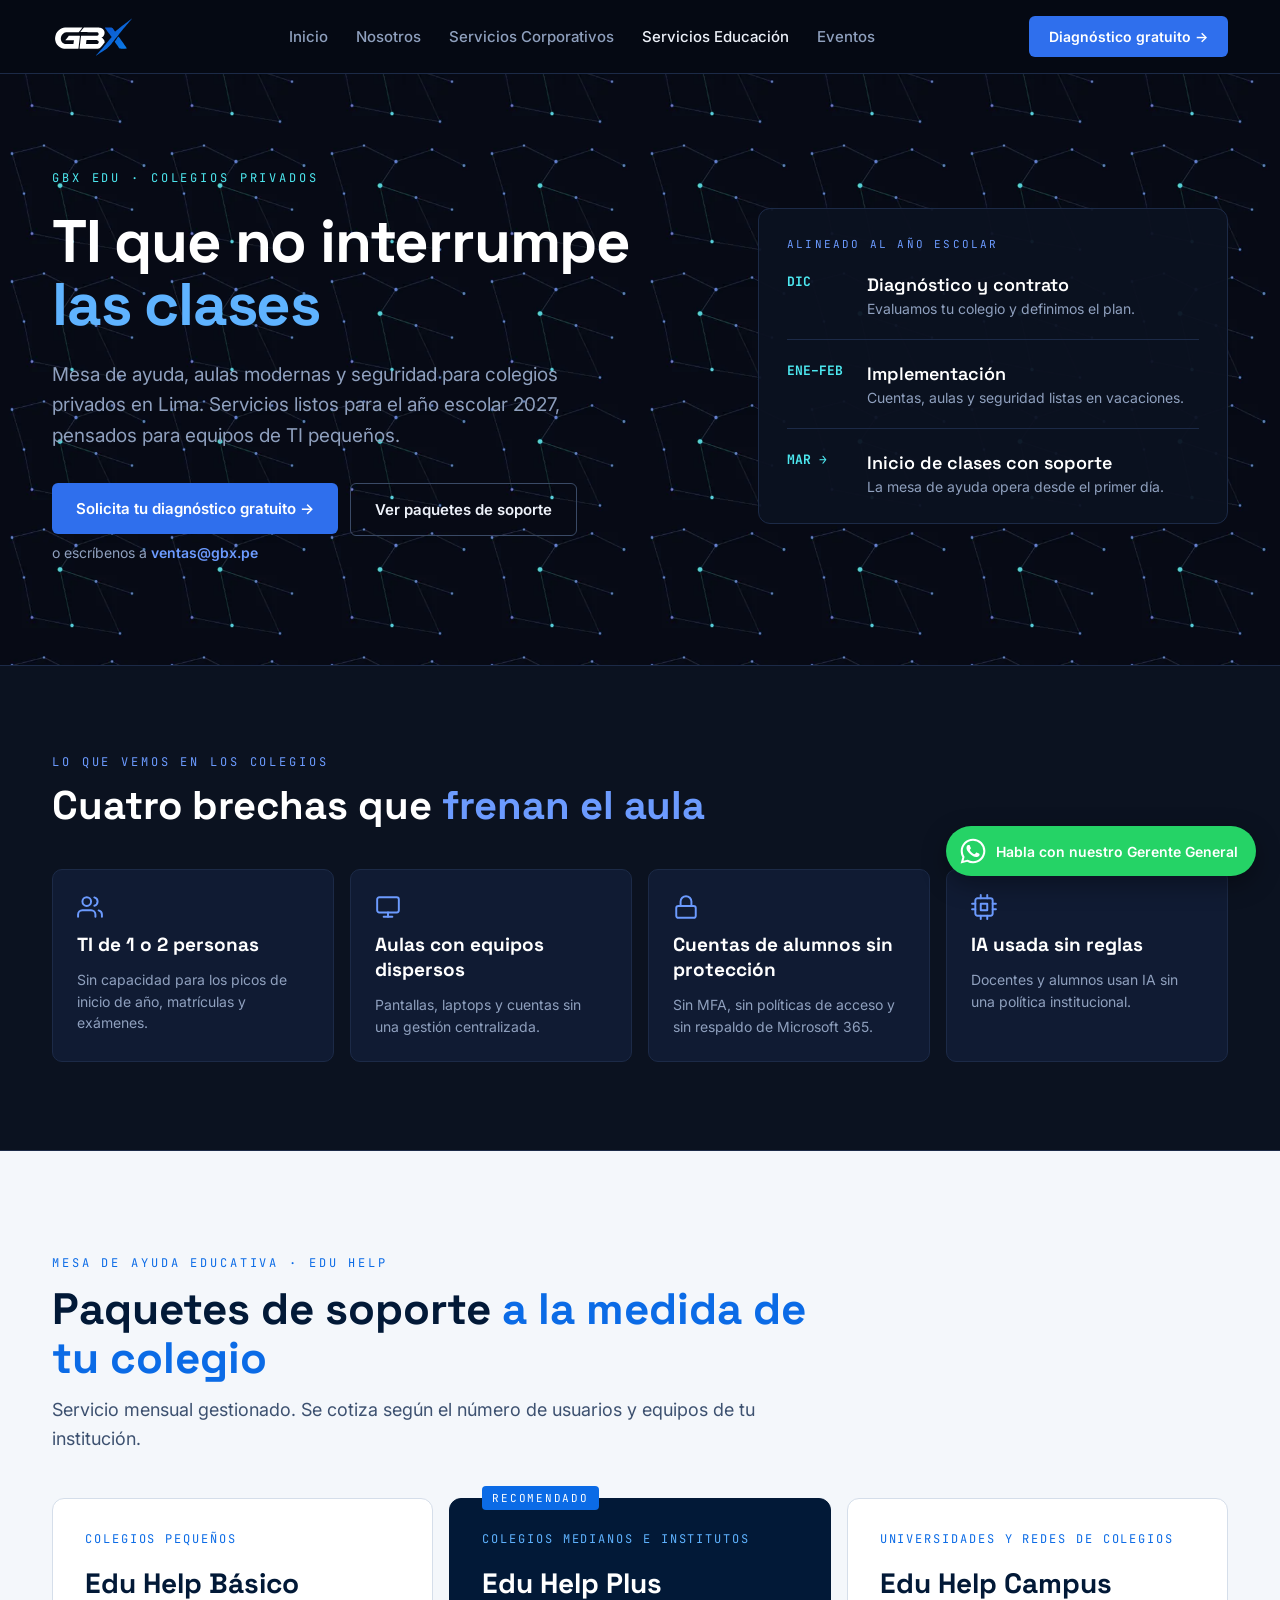
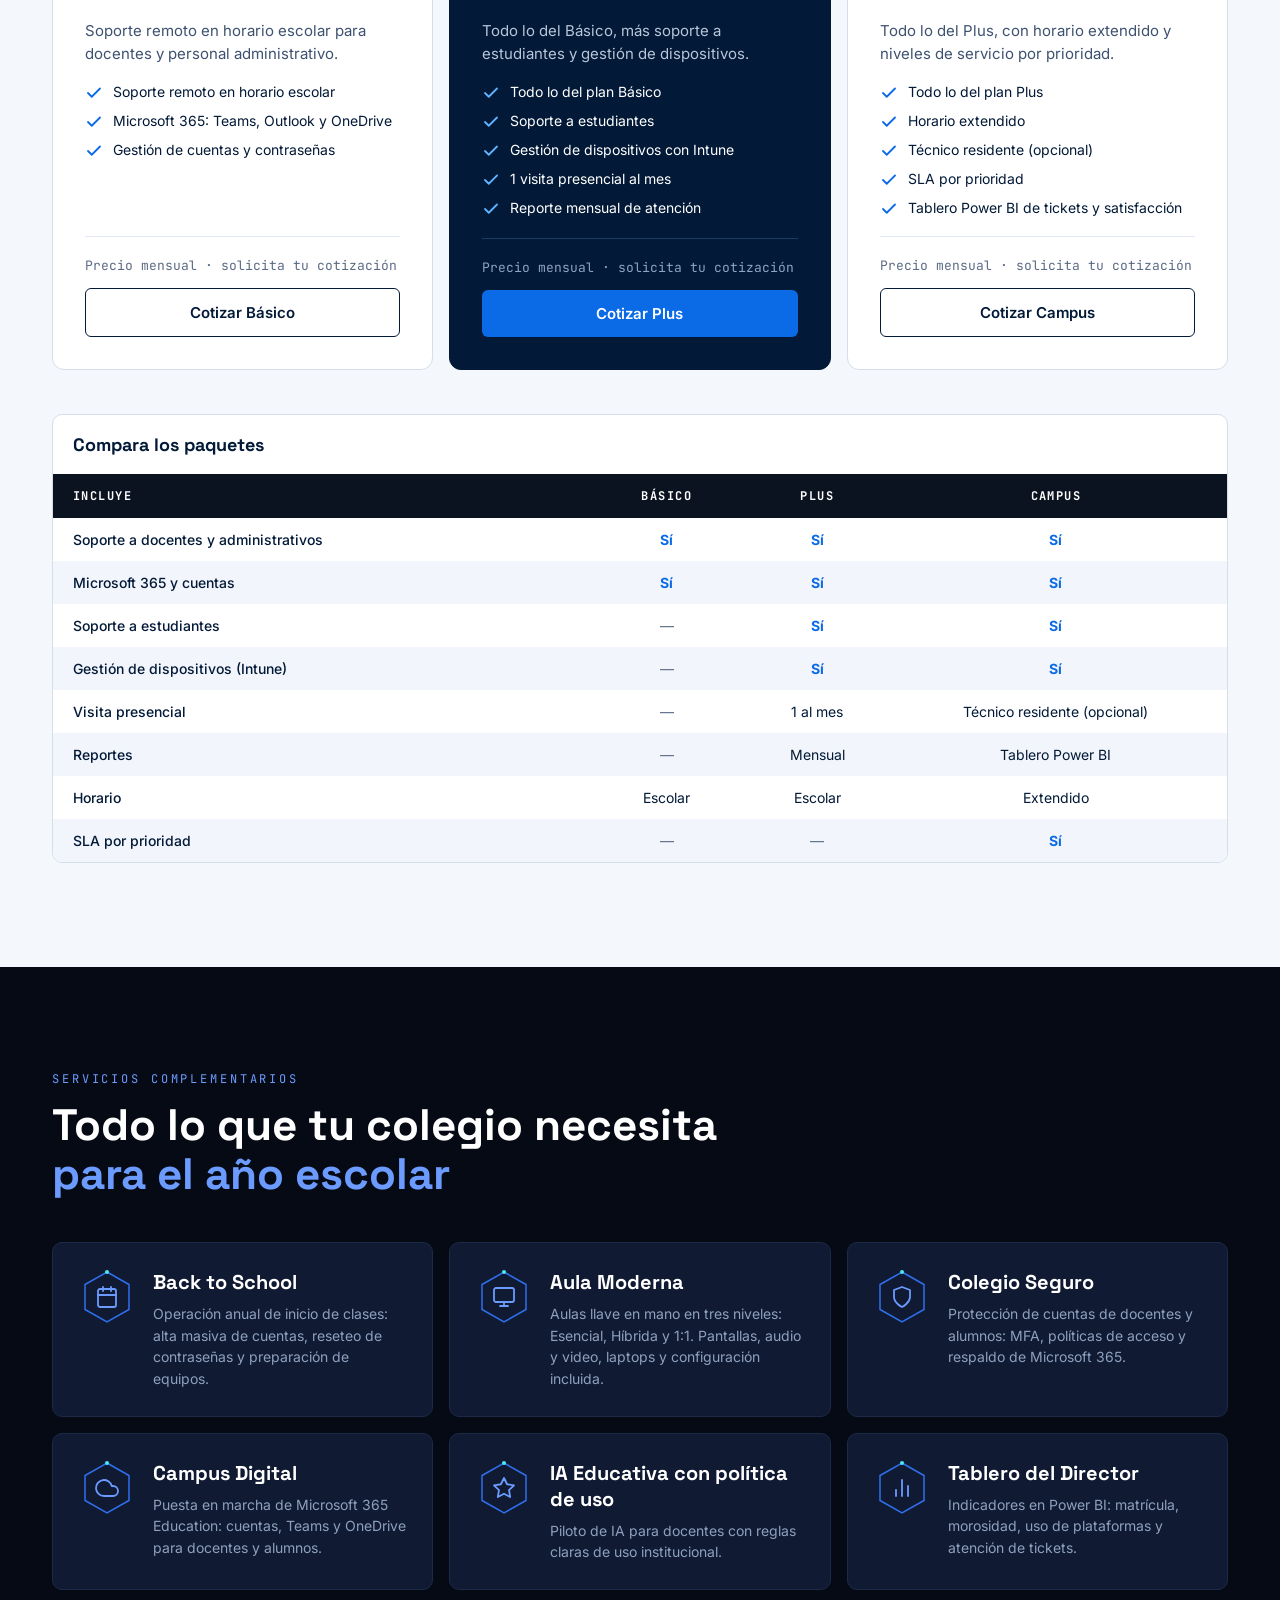
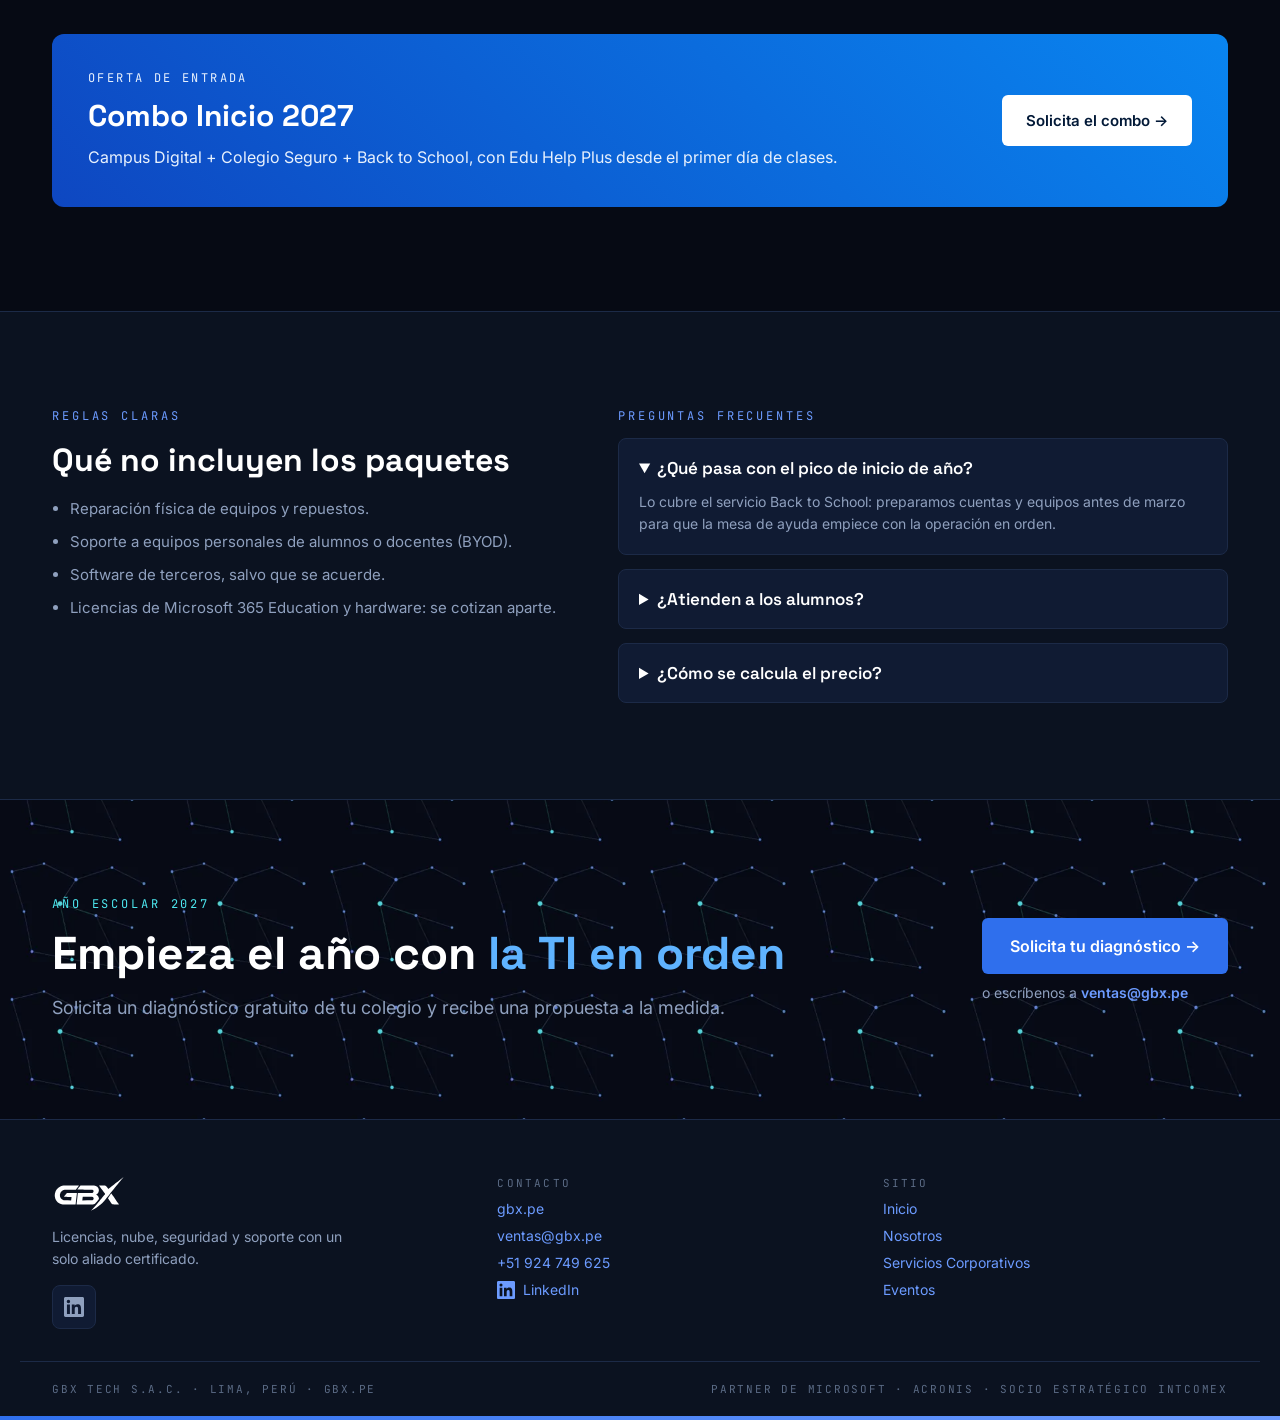
<file: servicios-educacion/index.html>
<!DOCTYPE html>
<html lang="es">
<head>
<meta charset="utf-8">
<meta name="viewport" content="width=device-width, initial-scale=1">
<title>Soporte TI para Colegios en Lima | GBX EDU</title>
<meta name="description" content="Mesa de ayuda TI para colegios privados en Lima, Microsoft 365 Education, Intune, aulas modernas y ciberseguridad para alumnos. Diagnóstico gratuito para el año escolar 2027.">
<meta name="keywords" content="soporte TI colegios Lima, mesa de ayuda para colegios, soporte técnico colegios privados, Microsoft 365 Education Perú, Intune for Education, aulas modernas colegios, aula digital colegio Perú, pantallas interactivas colegios, ciberseguridad colegios, cuentas de alumnos Microsoft 365, IA en colegios, Power BI colegios, tecnología educativa Lima, GBX EDU">
<meta name="robots" content="index, follow, max-image-preview:large">
<link rel="canonical" href="https://gbx.pe/servicios-educacion/">
<meta property="og:type" content="website">
<meta property="og:site_name" content="GBX TECH">
<meta property="og:locale" content="es_PE">
<meta name="twitter:card" content="summary_large_image">
<meta name="geo.region" content="PE-LIM">
<meta name="geo.placename" content="Lima">
<meta property="og:title" content="Soporte TI para Colegios en Lima | GBX EDU">
<meta property="og:description" content="Mesa de ayuda TI para colegios privados en Lima, Microsoft 365 Education, Intune, aulas modernas y ciberseguridad para alumnos. Diagnóstico gratuito para el año escolar 2027.">
<meta property="og:url" content="https://gbx.pe/servicios-educacion/">
<meta property="og:image" content="https://gbx.pe/img/og-gbx.jpg">
<meta name="theme-color" content="#060A14">
<link rel="icon" href="/favicon.ico" sizes="any">
<link rel="icon" href="/favicon.svg" type="image/svg+xml">
<link rel="icon" href="/img/brand/favicon-32.png" type="image/png" sizes="32x32">
<link rel="apple-touch-icon" href="/apple-touch-icon.png">
<link rel="preconnect" href="https://fonts.googleapis.com">
<link rel="preconnect" href="https://fonts.gstatic.com" crossorigin>
<link href="https://fonts.googleapis.com/css2?family=Inter:wght@400;500;600;700&amp;family=JetBrains+Mono:wght@400;700&amp;family=Space+Grotesk:wght@500;600;700&amp;display=swap" rel="stylesheet">
<link rel="stylesheet" href="/css/gbx.css">
<script type="application/ld+json">
{
 "@context": "https://schema.org",
 "@graph": [
  {
   "@type": "BreadcrumbList",
   "itemListElement": [
    {
     "@type": "ListItem",
     "position": 1,
     "name": "Inicio",
     "item": "https://gbx.pe/"
    },
    {
     "@type": "ListItem",
     "position": 2,
     "name": "Servicios Educación",
     "item": "https://gbx.pe/servicios-educacion/"
    }
   ]
  },
  {
   "@type": "Service",
   "name": "Edu Help · Mesa de ayuda educativa",
   "description": "Mesa de ayuda mensual para colegios: soporte a docentes, administrativos y alumnos, Microsoft 365 y gestión de dispositivos con Intune.",
   "serviceType": "Mesa de ayuda TI para colegios",
   "provider": {
    "@id": "https://gbx.pe/#organizacion"
   },
   "areaServed": {
    "@type": "Country",
    "name": "Perú"
   },
   "url": "https://gbx.pe/servicios-educacion/#paquetes"
  },
  {
   "@type": "Service",
   "name": "Aula Moderna",
   "description": "Aulas llave en mano en niveles Esencial, Híbrida y 1:1, con pantallas, audio y video, laptops y configuración.",
   "serviceType": "Equipamiento de aulas",
   "provider": {
    "@id": "https://gbx.pe/#organizacion"
   },
   "areaServed": {
    "@type": "Country",
    "name": "Perú"
   },
   "url": "https://gbx.pe/servicios-educacion/"
  },
  {
   "@type": "Service",
   "name": "Colegio Seguro",
   "description": "Protección de cuentas de docentes y alumnos con MFA, políticas de acceso y respaldo de Microsoft 365.",
   "serviceType": "Ciberseguridad educativa",
   "provider": {
    "@id": "https://gbx.pe/#organizacion"
   },
   "areaServed": {
    "@type": "Country",
    "name": "Perú"
   },
   "url": "https://gbx.pe/servicios-educacion/"
  },
  {
   "@type": "FAQPage",
   "mainEntity": [
    {
     "@type": "Question",
     "name": "¿Qué pasa con el pico de inicio de año escolar?",
     "acceptedAnswer": {
      "@type": "Answer",
      "text": "Lo cubre el servicio Back to School: preparamos cuentas y equipos antes de marzo para que la mesa de ayuda empiece con la operación en orden."
     }
    },
    {
     "@type": "Question",
     "name": "¿La mesa de ayuda atiende a los alumnos?",
     "acceptedAnswer": {
      "@type": "Answer",
      "text": "Sí, desde el paquete Edu Help Plus. El paquete Básico atiende a docentes y personal administrativo."
     }
    },
    {
     "@type": "Question",
     "name": "¿Cómo se calcula el precio de la mesa de ayuda para colegios?",
     "acceptedAnswer": {
      "@type": "Answer",
      "text": "Según el número de usuarios y equipos. Empezamos con un diagnóstico gratuito y enviamos una propuesta a la medida."
     }
    }
   ]
  }
 ]
}
</script>
</head>
<body>
<div style="font-family: Inter, 'Segoe UI', Arial, sans-serif; color: #EDF1F9; background: #060A14; min-width: 0">

<!-- NAV -->
<header style="position: sticky; top: 0; z-index: 10; background: rgba(6,10,20,0.92); border-bottom: 1px solid #1C2A47">
<nav class="nav" aria-label="Principal" style="max-width: 1240px; margin: 0 auto; padding: 16px 32px; display: flex; flex-wrap: wrap; align-items: center; gap: 24px; justify-content: space-between">
<a href="/" aria-label="GBX TECH, inicio" style="display: flex; align-items: center"><img src="/img/brand/gbx-logo-inverso.svg" alt="GBX" style="height: 40px; width: auto"></a>
<div class="nav-links" style="display: flex; flex-wrap: wrap; gap: 28px; font-size: 15px; font-weight: 500">
<a href="/">Inicio</a>
<a href="/nosotros/">Nosotros</a>
<a href="/servicios-corporativos/">Servicios Corporativos</a>
<a href="/servicios-educacion/" aria-current="page">Servicios Educación</a>
<a href="/#eventos">Eventos</a>
</div>
<a class="nav-cta btn-primario" target="_blank" rel="noopener" href="https://wa.me/51924749625?text=Hola%2C%20quisiera%20solicitar%20el%20diagn%C3%B3stico%20gratuito%20de%20GBX%20EDU%20para%20mi%20colegio" style="background: #2F6FED; color: #FFFFFF; padding: 12px 20px; border-radius: 6px; font-weight: 600; font-size: 14px">Diagnóstico gratuito →</a>
</nav>
</header>
<main>

<!-- HERO -->
<section class="tex-malla">
<div style="max-width: 1240px; margin: 0 auto; padding: 96px 32px 104px; display: flex; flex-wrap: wrap; gap: 56px; align-items: center">
<div style="flex: 1 1 560px; min-width: 0; display: flex; flex-direction: column; gap: 24px">
<p style="margin: 0; font-family: 'JetBrains Mono', Consolas, monospace; font-size: 12px; letter-spacing: 0.24em; color: #4DE8F0">GBX EDU · COLEGIOS PRIVADOS</p>
<h1 class="h1" style="margin: 0; font-family: 'Space Grotesk', Arial, sans-serif; font-weight: 700; font-size: 60px; line-height: 1.05; letter-spacing: -0.02em; color: #FFFFFF">TI que no interrumpe <span style="color: #5FB3FF">las clases</span></h1>
<p style="margin: 0; font-size: 19px; line-height: 1.6; color: #8FA0BE; max-width: 560px">Mesa de ayuda, aulas modernas y seguridad para colegios privados en Lima. Servicios listos para el año escolar 2027, pensados para equipos de TI pequeños.</p>
<div style="display: flex; flex-wrap: wrap; gap: 12px; margin-top: 8px; align-items: flex-start">
<div class="cta-assessment" style="display: flex; flex-direction: column; align-items: flex-start; gap: 10px">
<a class="btn-primario" target="_blank" rel="noopener" href="https://wa.me/51924749625?text=Hola%2C%20quisiera%20solicitar%20el%20diagn%C3%B3stico%20gratuito%20de%20GBX%20EDU%20para%20mi%20colegio" style="background: #2F6FED; color: #FFFFFF; padding: 16px 24px; border-radius: 6px; font-weight: 600; font-size: 15px">Solicita tu diagnóstico gratuito →</a>
<a class="cta-mail" href="mailto:ventas@gbx.pe?subject=Solicitud%20de%20diagn%C3%B3stico%20gratuito%20GBX%20EDU&amp;body=Hola%20GBX%20TECH%2C%20quisiera%20informaci%C3%B3n%20para%20mi%20colegio.%0A%0AColegio%3A%0AN.%C2%BA%20de%20alumnos%3A%0AContacto%3A%0ATel%C3%A9fono%3A" style="font-size: 14px">o escríbenos a <b>ventas@gbx.pe</b></a>
</div>
<a href="#paquetes" style="border: 1px solid #3A4A66; color: #EDF1F9; padding: 16px 24px; border-radius: 6px; font-weight: 600; font-size: 15px">Ver paquetes de soporte</a>
</div>
</div>
<aside aria-label="Calendario del año escolar" style="flex: 1 1 380px; min-width: 0; background: rgba(11,18,32,0.94); border: 1px solid #1C2A47; border-radius: 12px; padding: 28px; display: flex; flex-direction: column; gap: 22px">
<span style="font-family: 'JetBrains Mono', Consolas, monospace; font-size: 11px; letter-spacing: 0.2em; color: #6C9BFF">ALINEADO AL AÑO ESCOLAR</span>
<div style="display: flex; gap: 16px; align-items: flex-start">
<span style="flex: 0 0 64px; font-family: 'JetBrains Mono', Consolas, monospace; font-size: 13px; font-weight: 700; color: #4DE8F0">DIC</span>
<div style="display: flex; flex-direction: column; gap: 4px"><span style="font-family: 'Space Grotesk', Arial, sans-serif; font-size: 18px; font-weight: 600; color: #FFFFFF">Diagnóstico y contrato</span><span style="font-size: 14px; color: #8FA0BE">Evaluamos tu colegio y definimos el plan.</span></div>
</div>
<div style="height: 1px; background: #1C2A47"></div>
<div style="display: flex; gap: 16px; align-items: flex-start">
<span style="flex: 0 0 64px; font-family: 'JetBrains Mono', Consolas, monospace; font-size: 13px; font-weight: 700; color: #4DE8F0">ENE–FEB</span>
<div style="display: flex; flex-direction: column; gap: 4px"><span style="font-family: 'Space Grotesk', Arial, sans-serif; font-size: 18px; font-weight: 600; color: #FFFFFF">Implementación</span><span style="font-size: 14px; color: #8FA0BE">Cuentas, aulas y seguridad listas en vacaciones.</span></div>
</div>
<div style="height: 1px; background: #1C2A47"></div>
<div style="display: flex; gap: 16px; align-items: flex-start">
<span style="flex: 0 0 64px; font-family: 'JetBrains Mono', Consolas, monospace; font-size: 13px; font-weight: 700; color: #4DE8F0">MAR →</span>
<div style="display: flex; flex-direction: column; gap: 4px"><span style="font-family: 'Space Grotesk', Arial, sans-serif; font-size: 18px; font-weight: 600; color: #FFFFFF">Inicio de clases con soporte</span><span style="font-size: 14px; color: #8FA0BE">La mesa de ayuda opera desde el primer día.</span></div>
</div>
</aside>
</div>
</section>

<!-- BRECHAS -->
<section style="background: #0B1220; border-top: 1px solid #1C2A47; border-bottom: 1px solid #1C2A47">
<div style="max-width: 1240px; margin: 0 auto; padding: 88px 32px; display: flex; flex-direction: column; gap: 40px">
<div style="display: flex; flex-direction: column; gap: 14px; max-width: 760px">
<p style="margin: 0; font-family: 'JetBrains Mono', Consolas, monospace; font-size: 12px; letter-spacing: 0.24em; color: #6C9BFF">LO QUE VEMOS EN LOS COLEGIOS</p>
<h2 class="h2" style="margin: 0; font-family: 'Space Grotesk', Arial, sans-serif; font-weight: 700; font-size: 40px; line-height: 1.12; color: #FFFFFF">Cuatro brechas que <span style="color: #6C9BFF">frenan el aula</span></h2>
</div>
<div style="display: flex; flex-wrap: wrap; gap: 16px">
<div style="flex: 1 1 260px; background: #101B33; border: 1px solid #1C2A47; border-radius: 10px; padding: 24px; display: flex; flex-direction: column; gap: 12px">
<svg aria-hidden="true" width="26" height="26" viewBox="0 0 24 24" fill="none" stroke="#6C9BFF" stroke-width="1.8" stroke-linecap="round" stroke-linejoin="round"><path d="M17 21v-2a4 4 0 0 0-4-4H5a4 4 0 0 0-4 4v2"/><circle cx="9" cy="7" r="4"/><path d="M23 21v-2a4 4 0 0 0-3-3.87"/><path d="M16 3.13a4 4 0 0 1 0 7.75"/></svg>
<h3 style="margin: 0; font-family: 'Space Grotesk', Arial, sans-serif; font-size: 19px; font-weight: 700; color: #FFFFFF">TI de 1 o 2 personas</h3>
<p style="margin: 0; font-size: 14px; line-height: 1.55; color: #8FA0BE">Sin capacidad para los picos de inicio de año, matrículas y exámenes.</p>
</div>
<div style="flex: 1 1 260px; background: #101B33; border: 1px solid #1C2A47; border-radius: 10px; padding: 24px; display: flex; flex-direction: column; gap: 12px">
<svg aria-hidden="true" width="26" height="26" viewBox="0 0 24 24" fill="none" stroke="#6C9BFF" stroke-width="1.8" stroke-linecap="round" stroke-linejoin="round"><rect x="2" y="3" width="20" height="14" rx="2" ry="2"/><line x1="8" y1="21" x2="16" y2="21"/><line x1="12" y1="17" x2="12" y2="21"/></svg>
<h3 style="margin: 0; font-family: 'Space Grotesk', Arial, sans-serif; font-size: 19px; font-weight: 700; color: #FFFFFF">Aulas con equipos dispersos</h3>
<p style="margin: 0; font-size: 14px; line-height: 1.55; color: #8FA0BE">Pantallas, laptops y cuentas sin una gestión centralizada.</p>
</div>
<div style="flex: 1 1 260px; background: #101B33; border: 1px solid #1C2A47; border-radius: 10px; padding: 24px; display: flex; flex-direction: column; gap: 12px">
<svg aria-hidden="true" width="26" height="26" viewBox="0 0 24 24" fill="none" stroke="#6C9BFF" stroke-width="1.8" stroke-linecap="round" stroke-linejoin="round"><rect x="3" y="11" width="18" height="11" rx="2" ry="2"/><path d="M7 11V7a5 5 0 0 1 10 0v4"/></svg>
<h3 style="margin: 0; font-family: 'Space Grotesk', Arial, sans-serif; font-size: 19px; font-weight: 700; color: #FFFFFF">Cuentas de alumnos sin protección</h3>
<p style="margin: 0; font-size: 14px; line-height: 1.55; color: #8FA0BE">Sin MFA, sin políticas de acceso y sin respaldo de Microsoft 365.</p>
</div>
<div style="flex: 1 1 260px; background: #101B33; border: 1px solid #1C2A47; border-radius: 10px; padding: 24px; display: flex; flex-direction: column; gap: 12px">
<svg aria-hidden="true" width="26" height="26" viewBox="0 0 24 24" fill="none" stroke="#6C9BFF" stroke-width="1.8" stroke-linecap="round" stroke-linejoin="round"><rect x="4" y="4" width="16" height="16" rx="2" ry="2"/><rect x="9" y="9" width="6" height="6"/><line x1="9" y1="1" x2="9" y2="4"/><line x1="15" y1="1" x2="15" y2="4"/><line x1="9" y1="20" x2="9" y2="23"/><line x1="15" y1="20" x2="15" y2="23"/><line x1="20" y1="9" x2="23" y2="9"/><line x1="20" y1="14" x2="23" y2="14"/><line x1="1" y1="9" x2="4" y2="9"/><line x1="1" y1="14" x2="4" y2="14"/></svg>
<h3 style="margin: 0; font-family: 'Space Grotesk', Arial, sans-serif; font-size: 19px; font-weight: 700; color: #FFFFFF">IA usada sin reglas</h3>
<p style="margin: 0; font-size: 14px; line-height: 1.55; color: #8FA0BE">Docentes y alumnos usan IA sin una política institucional.</p>
</div>
</div>
</div>
</section>

<!-- PAQUETES EDU HELP (modo claro) -->
<section id="paquetes" class="light" style="background: #F4F7FB; color: #021937">
<div style="max-width: 1240px; margin: 0 auto; padding: 104px 32px; display: flex; flex-direction: column; gap: 44px">
<div style="display: flex; flex-direction: column; gap: 14px; max-width: 780px">
<p style="margin: 0; font-family: 'JetBrains Mono', Consolas, monospace; font-size: 12px; letter-spacing: 0.24em; color: #0B6BE6">MESA DE AYUDA EDUCATIVA · EDU HELP</p>
<h2 class="h2" style="margin: 0; font-family: 'Space Grotesk', Arial, sans-serif; font-weight: 700; font-size: 44px; line-height: 1.1; color: #021937">Paquetes de soporte <span style="color: #0B6BE6">a la medida de tu colegio</span></h2>
<p style="margin: 0; font-size: 18px; line-height: 1.6; color: #3D5170">Servicio mensual gestionado. Se cotiza según el número de usuarios y equipos de tu institución.</p>
</div>
<div style="display: flex; flex-wrap: wrap; gap: 16px; align-items: stretch">

<article style="flex: 1 1 300px; min-width: 0; background: #FFFFFF; border: 1px solid #D5DEEA; border-radius: 12px; padding: 32px; display: flex; flex-direction: column; gap: 18px">
<span style="font-family: 'JetBrains Mono', Consolas, monospace; font-size: 12px; letter-spacing: 0.16em; color: #0B6BE6">COLEGIOS PEQUEÑOS</span>
<h3 style="margin: 0; font-family: 'Space Grotesk', Arial, sans-serif; font-size: 28px; font-weight: 700; color: #021937">Edu Help Básico</h3>
<p style="margin: 0; font-size: 15px; line-height: 1.55; color: #3D5170">Soporte remoto en horario escolar para docentes y personal administrativo.</p>
<ul style="margin: 0; padding: 0; list-style: none; display: flex; flex-direction: column; gap: 10px; font-size: 14px; color: #021937">
<li style="display: flex; gap: 10px"><svg aria-hidden="true" width="18" height="18" viewBox="0 0 24 24" fill="none" stroke="#0B6BE6" stroke-width="2.4" stroke-linecap="round" stroke-linejoin="round" style="flex: none; margin-top: 1px"><polyline points="20 6 9 17 4 12"/></svg>Soporte remoto en horario escolar</li>
<li style="display: flex; gap: 10px"><svg aria-hidden="true" width="18" height="18" viewBox="0 0 24 24" fill="none" stroke="#0B6BE6" stroke-width="2.4" stroke-linecap="round" stroke-linejoin="round" style="flex: none; margin-top: 1px"><polyline points="20 6 9 17 4 12"/></svg>Microsoft 365: Teams, Outlook y OneDrive</li>
<li style="display: flex; gap: 10px"><svg aria-hidden="true" width="18" height="18" viewBox="0 0 24 24" fill="none" stroke="#0B6BE6" stroke-width="2.4" stroke-linecap="round" stroke-linejoin="round" style="flex: none; margin-top: 1px"><polyline points="20 6 9 17 4 12"/></svg>Gestión de cuentas y contraseñas</li>
</ul>
<div style="margin-top: auto; padding-top: 20px; border-top: 1px solid #E3E9F2; display: flex; flex-direction: column; gap: 14px">
<span style="font-family: 'JetBrains Mono', Consolas, monospace; font-size: 13px; color: #5B6B85">Precio mensual · solicita tu cotización</span>
<a target="_blank" rel="noopener" href="https://wa.me/51924749625?text=Hola%2C%20quisiera%20cotizar%20el%20paquete%20Edu%20Help%20B%C3%A1sico%20para%20mi%20colegio" style="text-align: center; border: 1px solid #021937; color: #021937; padding: 14px 18px; border-radius: 6px; font-weight: 600; font-size: 15px">Cotizar Básico</a>
</div>
</article>

<article style="flex: 1 1 300px; min-width: 0; background: #021937; border: 1px solid #021937; border-radius: 12px; padding: 32px; display: flex; flex-direction: column; gap: 18px; color: #FFFFFF; position: relative">
<span style="position: absolute; top: -13px; left: 32px; background: #0B6BE6; color: #FFFFFF; font-family: 'JetBrains Mono', Consolas, monospace; font-size: 11px; letter-spacing: 0.16em; padding: 5px 10px; border-radius: 4px">RECOMENDADO</span>
<span style="font-family: 'JetBrains Mono', Consolas, monospace; font-size: 12px; letter-spacing: 0.16em; color: #5FB3FF">COLEGIOS MEDIANOS E INSTITUTOS</span>
<h3 style="margin: 0; font-family: 'Space Grotesk', Arial, sans-serif; font-size: 28px; font-weight: 700; color: #FFFFFF">Edu Help Plus</h3>
<p style="margin: 0; font-size: 15px; line-height: 1.55; color: #B8C6D9">Todo lo del Básico, más soporte a estudiantes y gestión de dispositivos.</p>
<ul style="margin: 0; padding: 0; list-style: none; display: flex; flex-direction: column; gap: 10px; font-size: 14px; color: #FFFFFF">
<li style="display: flex; gap: 10px"><svg aria-hidden="true" width="18" height="18" viewBox="0 0 24 24" fill="none" stroke="#5FB3FF" stroke-width="2.4" stroke-linecap="round" stroke-linejoin="round" style="flex: none; margin-top: 1px"><polyline points="20 6 9 17 4 12"/></svg>Todo lo del plan Básico</li>
<li style="display: flex; gap: 10px"><svg aria-hidden="true" width="18" height="18" viewBox="0 0 24 24" fill="none" stroke="#5FB3FF" stroke-width="2.4" stroke-linecap="round" stroke-linejoin="round" style="flex: none; margin-top: 1px"><polyline points="20 6 9 17 4 12"/></svg>Soporte a estudiantes</li>
<li style="display: flex; gap: 10px"><svg aria-hidden="true" width="18" height="18" viewBox="0 0 24 24" fill="none" stroke="#5FB3FF" stroke-width="2.4" stroke-linecap="round" stroke-linejoin="round" style="flex: none; margin-top: 1px"><polyline points="20 6 9 17 4 12"/></svg>Gestión de dispositivos con Intune</li>
<li style="display: flex; gap: 10px"><svg aria-hidden="true" width="18" height="18" viewBox="0 0 24 24" fill="none" stroke="#5FB3FF" stroke-width="2.4" stroke-linecap="round" stroke-linejoin="round" style="flex: none; margin-top: 1px"><polyline points="20 6 9 17 4 12"/></svg>1 visita presencial al mes</li>
<li style="display: flex; gap: 10px"><svg aria-hidden="true" width="18" height="18" viewBox="0 0 24 24" fill="none" stroke="#5FB3FF" stroke-width="2.4" stroke-linecap="round" stroke-linejoin="round" style="flex: none; margin-top: 1px"><polyline points="20 6 9 17 4 12"/></svg>Reporte mensual de atención</li>
</ul>
<div style="margin-top: auto; padding-top: 20px; border-top: 1px solid #1C3A66; display: flex; flex-direction: column; gap: 14px">
<span style="font-family: 'JetBrains Mono', Consolas, monospace; font-size: 13px; color: #8FA3C2">Precio mensual · solicita tu cotización</span>
<a target="_blank" rel="noopener" href="https://wa.me/51924749625?text=Hola%2C%20quisiera%20cotizar%20el%20paquete%20Edu%20Help%20Plus%20para%20mi%20colegio" style="text-align: center; background: #0B6BE6; color: #FFFFFF; padding: 14px 18px; border-radius: 6px; font-weight: 600; font-size: 15px">Cotizar Plus</a>
</div>
</article>

<article style="flex: 1 1 300px; min-width: 0; background: #FFFFFF; border: 1px solid #D5DEEA; border-radius: 12px; padding: 32px; display: flex; flex-direction: column; gap: 18px">
<span style="font-family: 'JetBrains Mono', Consolas, monospace; font-size: 12px; letter-spacing: 0.16em; color: #0B6BE6">UNIVERSIDADES Y REDES DE COLEGIOS</span>
<h3 style="margin: 0; font-family: 'Space Grotesk', Arial, sans-serif; font-size: 28px; font-weight: 700; color: #021937">Edu Help Campus</h3>
<p style="margin: 0; font-size: 15px; line-height: 1.55; color: #3D5170">Todo lo del Plus, con horario extendido y niveles de servicio por prioridad.</p>
<ul style="margin: 0; padding: 0; list-style: none; display: flex; flex-direction: column; gap: 10px; font-size: 14px; color: #021937">
<li style="display: flex; gap: 10px"><svg aria-hidden="true" width="18" height="18" viewBox="0 0 24 24" fill="none" stroke="#0B6BE6" stroke-width="2.4" stroke-linecap="round" stroke-linejoin="round" style="flex: none; margin-top: 1px"><polyline points="20 6 9 17 4 12"/></svg>Todo lo del plan Plus</li>
<li style="display: flex; gap: 10px"><svg aria-hidden="true" width="18" height="18" viewBox="0 0 24 24" fill="none" stroke="#0B6BE6" stroke-width="2.4" stroke-linecap="round" stroke-linejoin="round" style="flex: none; margin-top: 1px"><polyline points="20 6 9 17 4 12"/></svg>Horario extendido</li>
<li style="display: flex; gap: 10px"><svg aria-hidden="true" width="18" height="18" viewBox="0 0 24 24" fill="none" stroke="#0B6BE6" stroke-width="2.4" stroke-linecap="round" stroke-linejoin="round" style="flex: none; margin-top: 1px"><polyline points="20 6 9 17 4 12"/></svg>Técnico residente (opcional)</li>
<li style="display: flex; gap: 10px"><svg aria-hidden="true" width="18" height="18" viewBox="0 0 24 24" fill="none" stroke="#0B6BE6" stroke-width="2.4" stroke-linecap="round" stroke-linejoin="round" style="flex: none; margin-top: 1px"><polyline points="20 6 9 17 4 12"/></svg>SLA por prioridad</li>
<li style="display: flex; gap: 10px"><svg aria-hidden="true" width="18" height="18" viewBox="0 0 24 24" fill="none" stroke="#0B6BE6" stroke-width="2.4" stroke-linecap="round" stroke-linejoin="round" style="flex: none; margin-top: 1px"><polyline points="20 6 9 17 4 12"/></svg>Tablero Power BI de tickets y satisfacción</li>
</ul>
<div style="margin-top: auto; padding-top: 20px; border-top: 1px solid #E3E9F2; display: flex; flex-direction: column; gap: 14px">
<span style="font-family: 'JetBrains Mono', Consolas, monospace; font-size: 13px; color: #5B6B85">Precio mensual · solicita tu cotización</span>
<a target="_blank" rel="noopener" href="https://wa.me/51924749625?text=Hola%2C%20quisiera%20cotizar%20el%20paquete%20Edu%20Help%20Campus%20para%20mi%20instituci%C3%B3n" style="text-align: center; border: 1px solid #021937; color: #021937; padding: 14px 18px; border-radius: 6px; font-weight: 600; font-size: 15px">Cotizar Campus</a>
</div>
</article>
</div>

<!-- Tabla comparativa -->
<div style="overflow-x: auto; border: 1px solid #D5DEEA; border-radius: 10px; background: #FFFFFF">
<table style="width: 100%; min-width: 720px; border-collapse: collapse; font-size: 14px; color: #021937">
<caption style="text-align: left; padding: 18px 20px; font-family: 'Space Grotesk', Arial, sans-serif; font-size: 18px; font-weight: 700; color: #021937">Compara los paquetes</caption>
<thead>
<tr style="background: #0B1220; color: #FFFFFF; font-family: 'JetBrains Mono', Consolas, monospace; font-size: 12px; letter-spacing: 0.12em">
<th scope="col" style="text-align: left; padding: 14px 20px; font-weight: 700">INCLUYE</th>
<th scope="col" style="text-align: center; padding: 14px 20px; font-weight: 700">BÁSICO</th>
<th scope="col" style="text-align: center; padding: 14px 20px; font-weight: 700">PLUS</th>
<th scope="col" style="text-align: center; padding: 14px 20px; font-weight: 700">CAMPUS</th>
</tr>
</thead>
<tbody>
<tr><th scope="row" style="text-align: left; padding: 13px 20px; font-weight: 500">Soporte a docentes y administrativos</th><td style="text-align: center; color: #0B6BE6; font-weight: 700">Sí</td><td style="text-align: center; color: #0B6BE6; font-weight: 700">Sí</td><td style="text-align: center; color: #0B6BE6; font-weight: 700">Sí</td></tr>
<tr style="background: #F2F5FB"><th scope="row" style="text-align: left; padding: 13px 20px; font-weight: 500">Microsoft 365 y cuentas</th><td style="text-align: center; color: #0B6BE6; font-weight: 700">Sí</td><td style="text-align: center; color: #0B6BE6; font-weight: 700">Sí</td><td style="text-align: center; color: #0B6BE6; font-weight: 700">Sí</td></tr>
<tr><th scope="row" style="text-align: left; padding: 13px 20px; font-weight: 500">Soporte a estudiantes</th><td style="text-align: center; color: #5B6B85">—</td><td style="text-align: center; color: #0B6BE6; font-weight: 700">Sí</td><td style="text-align: center; color: #0B6BE6; font-weight: 700">Sí</td></tr>
<tr style="background: #F2F5FB"><th scope="row" style="text-align: left; padding: 13px 20px; font-weight: 500">Gestión de dispositivos (Intune)</th><td style="text-align: center; color: #5B6B85">—</td><td style="text-align: center; color: #0B6BE6; font-weight: 700">Sí</td><td style="text-align: center; color: #0B6BE6; font-weight: 700">Sí</td></tr>
<tr><th scope="row" style="text-align: left; padding: 13px 20px; font-weight: 500">Visita presencial</th><td style="text-align: center; color: #5B6B85">—</td><td style="text-align: center">1 al mes</td><td style="text-align: center">Técnico residente (opcional)</td></tr>
<tr style="background: #F2F5FB"><th scope="row" style="text-align: left; padding: 13px 20px; font-weight: 500">Reportes</th><td style="text-align: center; color: #5B6B85">—</td><td style="text-align: center">Mensual</td><td style="text-align: center">Tablero Power BI</td></tr>
<tr><th scope="row" style="text-align: left; padding: 13px 20px; font-weight: 500">Horario</th><td style="text-align: center">Escolar</td><td style="text-align: center">Escolar</td><td style="text-align: center">Extendido</td></tr>
<tr style="background: #F2F5FB"><th scope="row" style="text-align: left; padding: 13px 20px; font-weight: 500">SLA por prioridad</th><td style="text-align: center; color: #5B6B85">—</td><td style="text-align: center; color: #5B6B85">—</td><td style="text-align: center; color: #0B6BE6; font-weight: 700">Sí</td></tr>
</tbody>
</table>
</div>
</div>
</section>

<!-- SERVICIOS COMPLEMENTARIOS -->
<section style="background: #060A14">
<div style="max-width: 1240px; margin: 0 auto; padding: 104px 32px; display: flex; flex-direction: column; gap: 44px">
<div style="display: flex; flex-direction: column; gap: 14px; max-width: 760px">
<p style="margin: 0; font-family: 'JetBrains Mono', Consolas, monospace; font-size: 12px; letter-spacing: 0.24em; color: #6C9BFF">SERVICIOS COMPLEMENTARIOS</p>
<h2 class="h2" style="margin: 0; font-family: 'Space Grotesk', Arial, sans-serif; font-weight: 700; font-size: 44px; line-height: 1.1; color: #FFFFFF">Todo lo que tu colegio necesita <span style="color: #6C9BFF">para el año escolar</span></h2>
</div>
<div style="display: flex; flex-wrap: wrap; gap: 16px">

<div style="flex: 1 1 340px; min-width: 0; background: #101B33; border: 1px solid #1C2A47; border-radius: 10px; padding: 26px; display: flex; gap: 18px">
<svg aria-hidden="true" width="56" height="56" viewBox="0 0 56 56" fill="none" style="flex: none"><polygon points="28,3 50,15.5 50,40.5 28,53 6,40.5 6,15.5" stroke="#2F6FED" stroke-width="1.5"/><circle cx="28" cy="3" r="2" fill="#4DE8F0"/><g transform="translate(16 16)" stroke="#6C9BFF" stroke-width="1.8" stroke-linecap="round" stroke-linejoin="round" fill="none"><rect x="3" y="4" width="18" height="18" rx="2"/><line x1="16" y1="2" x2="16" y2="6"/><line x1="8" y1="2" x2="8" y2="6"/><line x1="3" y1="10" x2="21" y2="10"/></g></svg>
<div style="display: flex; flex-direction: column; gap: 8px"><h3 style="margin: 0; font-family: 'Space Grotesk', Arial, sans-serif; font-size: 20px; font-weight: 700; color: #FFFFFF">Back to School</h3><p style="margin: 0; font-size: 14px; line-height: 1.55; color: #8FA0BE">Operación anual de inicio de clases: alta masiva de cuentas, reseteo de contraseñas y preparación de equipos.</p></div>
</div>

<div style="flex: 1 1 340px; min-width: 0; background: #101B33; border: 1px solid #1C2A47; border-radius: 10px; padding: 26px; display: flex; gap: 18px">
<svg aria-hidden="true" width="56" height="56" viewBox="0 0 56 56" fill="none" style="flex: none"><polygon points="28,3 50,15.5 50,40.5 28,53 6,40.5 6,15.5" stroke="#2F6FED" stroke-width="1.5"/><circle cx="28" cy="3" r="2" fill="#4DE8F0"/><g transform="translate(16 16)" stroke="#6C9BFF" stroke-width="1.8" stroke-linecap="round" stroke-linejoin="round" fill="none"><rect x="2" y="3" width="20" height="14" rx="2"/><line x1="8" y1="21" x2="16" y2="21"/><line x1="12" y1="17" x2="12" y2="21"/></g></svg>
<div style="display: flex; flex-direction: column; gap: 8px"><h3 style="margin: 0; font-family: 'Space Grotesk', Arial, sans-serif; font-size: 20px; font-weight: 700; color: #FFFFFF">Aula Moderna</h3><p style="margin: 0; font-size: 14px; line-height: 1.55; color: #8FA0BE">Aulas llave en mano en tres niveles: Esencial, Híbrida y 1:1. Pantallas, audio y video, laptops y configuración incluida.</p></div>
</div>

<div style="flex: 1 1 340px; min-width: 0; background: #101B33; border: 1px solid #1C2A47; border-radius: 10px; padding: 26px; display: flex; gap: 18px">
<svg aria-hidden="true" width="56" height="56" viewBox="0 0 56 56" fill="none" style="flex: none"><polygon points="28,3 50,15.5 50,40.5 28,53 6,40.5 6,15.5" stroke="#2F6FED" stroke-width="1.5"/><circle cx="28" cy="3" r="2" fill="#4DE8F0"/><g transform="translate(16 16)" stroke="#6C9BFF" stroke-width="1.8" stroke-linecap="round" stroke-linejoin="round" fill="none"><path d="M12 22s8-4 8-10V5l-8-3-8 3v7c0 6 8 10 8 10z"/></g></svg>
<div style="display: flex; flex-direction: column; gap: 8px"><h3 style="margin: 0; font-family: 'Space Grotesk', Arial, sans-serif; font-size: 20px; font-weight: 700; color: #FFFFFF">Colegio Seguro</h3><p style="margin: 0; font-size: 14px; line-height: 1.55; color: #8FA0BE">Protección de cuentas de docentes y alumnos: MFA, políticas de acceso y respaldo de Microsoft 365.</p></div>
</div>

<div style="flex: 1 1 340px; min-width: 0; background: #101B33; border: 1px solid #1C2A47; border-radius: 10px; padding: 26px; display: flex; gap: 18px">
<svg aria-hidden="true" width="56" height="56" viewBox="0 0 56 56" fill="none" style="flex: none"><polygon points="28,3 50,15.5 50,40.5 28,53 6,40.5 6,15.5" stroke="#2F6FED" stroke-width="1.5"/><circle cx="28" cy="3" r="2" fill="#4DE8F0"/><g transform="translate(16 16)" stroke="#6C9BFF" stroke-width="1.8" stroke-linecap="round" stroke-linejoin="round" fill="none"><path d="M18 10h-1.26A8 8 0 1 0 9 20h9a5 5 0 0 0 0-10z"/></g></svg>
<div style="display: flex; flex-direction: column; gap: 8px"><h3 style="margin: 0; font-family: 'Space Grotesk', Arial, sans-serif; font-size: 20px; font-weight: 700; color: #FFFFFF">Campus Digital</h3><p style="margin: 0; font-size: 14px; line-height: 1.55; color: #8FA0BE">Puesta en marcha de Microsoft 365 Education: cuentas, Teams y OneDrive para docentes y alumnos.</p></div>
</div>

<div style="flex: 1 1 340px; min-width: 0; background: #101B33; border: 1px solid #1C2A47; border-radius: 10px; padding: 26px; display: flex; gap: 18px">
<svg aria-hidden="true" width="56" height="56" viewBox="0 0 56 56" fill="none" style="flex: none"><polygon points="28,3 50,15.5 50,40.5 28,53 6,40.5 6,15.5" stroke="#2F6FED" stroke-width="1.5"/><circle cx="28" cy="3" r="2" fill="#4DE8F0"/><g transform="translate(16 16)" stroke="#6C9BFF" stroke-width="1.8" stroke-linecap="round" stroke-linejoin="round" fill="none"><polygon points="12 2 15.09 8.26 22 9.27 17 14.14 18.18 21.02 12 17.77 5.82 21.02 7 14.14 2 9.27 8.91 8.26 12 2"/></g></svg>
<div style="display: flex; flex-direction: column; gap: 8px"><h3 style="margin: 0; font-family: 'Space Grotesk', Arial, sans-serif; font-size: 20px; font-weight: 700; color: #FFFFFF">IA Educativa con política de uso</h3><p style="margin: 0; font-size: 14px; line-height: 1.55; color: #8FA0BE">Piloto de IA para docentes con reglas claras de uso institucional.</p></div>
</div>

<div style="flex: 1 1 340px; min-width: 0; background: #101B33; border: 1px solid #1C2A47; border-radius: 10px; padding: 26px; display: flex; gap: 18px">
<svg aria-hidden="true" width="56" height="56" viewBox="0 0 56 56" fill="none" style="flex: none"><polygon points="28,3 50,15.5 50,40.5 28,53 6,40.5 6,15.5" stroke="#2F6FED" stroke-width="1.5"/><circle cx="28" cy="3" r="2" fill="#4DE8F0"/><g transform="translate(16 16)" stroke="#6C9BFF" stroke-width="1.8" stroke-linecap="round" stroke-linejoin="round" fill="none"><line x1="18" y1="20" x2="18" y2="10"/><line x1="12" y1="20" x2="12" y2="4"/><line x1="6" y1="20" x2="6" y2="14"/></g></svg>
<div style="display: flex; flex-direction: column; gap: 8px"><h3 style="margin: 0; font-family: 'Space Grotesk', Arial, sans-serif; font-size: 20px; font-weight: 700; color: #FFFFFF">Tablero del Director</h3><p style="margin: 0; font-size: 14px; line-height: 1.55; color: #8FA0BE">Indicadores en Power BI: matrícula, morosidad, uso de plataformas y atención de tickets.</p></div>
</div>
</div>

<!-- Combo -->
<div class="grad-x" style="border-radius: 12px; padding: 36px; display: flex; flex-wrap: wrap; gap: 28px; align-items: center; justify-content: space-between; color: #FFFFFF">
<div style="flex: 1 1 560px; display: flex; flex-direction: column; gap: 10px">
<span style="font-family: 'JetBrains Mono', Consolas, monospace; font-size: 12px; letter-spacing: 0.2em; color: #E8F1FD">OFERTA DE ENTRADA</span>
<h3 style="margin: 0; font-family: 'Space Grotesk', Arial, sans-serif; font-size: 30px; font-weight: 700">Combo Inicio 2027</h3>
<p style="margin: 0; font-size: 16px; line-height: 1.6; color: #E8F1FD">Campus Digital + Colegio Seguro + Back to School, con Edu Help Plus desde el primer día de clases.</p>
</div>
<a target="_blank" rel="noopener" href="https://wa.me/51924749625?text=Hola%2C%20quisiera%20informaci%C3%B3n%20del%20Combo%20Inicio%202027%20de%20GBX%20EDU" style="background: #FFFFFF; color: #021937; padding: 16px 24px; border-radius: 6px; font-weight: 600; font-size: 15px">Solicita el combo →</a>
</div>
</div>
</section>

<!-- EXCLUSIONES Y FAQ -->
<section style="background: #0B1220; border-top: 1px solid #1C2A47">
<div style="max-width: 1240px; margin: 0 auto; padding: 96px 32px; display: flex; flex-wrap: wrap; gap: 56px">
<div style="flex: 1 1 380px; min-width: 0; display: flex; flex-direction: column; gap: 18px">
<p style="margin: 0; font-family: 'JetBrains Mono', Consolas, monospace; font-size: 12px; letter-spacing: 0.24em; color: #6C9BFF">REGLAS CLARAS</p>
<h2 class="h2" style="margin: 0; font-family: 'Space Grotesk', Arial, sans-serif; font-weight: 700; font-size: 32px; line-height: 1.15; color: #FFFFFF">Qué no incluyen los paquetes</h2>
<ul style="margin: 0; padding: 0 0 0 18px; display: flex; flex-direction: column; gap: 10px; font-size: 15px; line-height: 1.55; color: #8FA0BE">
<li>Reparación física de equipos y repuestos.</li>
<li>Soporte a equipos personales de alumnos o docentes (BYOD).</li>
<li>Software de terceros, salvo que se acuerde.</li>
<li>Licencias de Microsoft 365 Education y hardware: se cotizan aparte.</li>
</ul>
</div>
<div style="flex: 1 1 480px; min-width: 0; display: flex; flex-direction: column; gap: 14px">
<p style="margin: 0; font-family: 'JetBrains Mono', Consolas, monospace; font-size: 12px; letter-spacing: 0.24em; color: #6C9BFF">PREGUNTAS FRECUENTES</p>
<details style="background: #101B33; border: 1px solid #1C2A47; border-radius: 8px; padding: 18px 20px" open>
<summary style="cursor: pointer; font-family: 'Space Grotesk', Arial, sans-serif; font-size: 17px; font-weight: 600; color: #FFFFFF">¿Qué pasa con el pico de inicio de año?</summary>
<p style="margin: 12px 0 0; font-size: 14px; line-height: 1.6; color: #8FA0BE">Lo cubre el servicio Back to School: preparamos cuentas y equipos antes de marzo para que la mesa de ayuda empiece con la operación en orden.</p>
</details>
<details style="background: #101B33; border: 1px solid #1C2A47; border-radius: 8px; padding: 18px 20px">
<summary style="cursor: pointer; font-family: 'Space Grotesk', Arial, sans-serif; font-size: 17px; font-weight: 600; color: #FFFFFF">¿Atienden a los alumnos?</summary>
<p style="margin: 12px 0 0; font-size: 14px; line-height: 1.6; color: #8FA0BE">Sí, desde el paquete Edu Help Plus. El Básico atiende a docentes y personal administrativo.</p>
</details>
<details style="background: #101B33; border: 1px solid #1C2A47; border-radius: 8px; padding: 18px 20px">
<summary style="cursor: pointer; font-family: 'Space Grotesk', Arial, sans-serif; font-size: 17px; font-weight: 600; color: #FFFFFF">¿Cómo se calcula el precio?</summary>
<p style="margin: 12px 0 0; font-size: 14px; line-height: 1.6; color: #8FA0BE">Según el número de usuarios y equipos. Empezamos con un diagnóstico gratuito y te enviamos una propuesta a la medida.</p>
</details>
</div>
</div>
</section>

<!-- CTA -->
<section id="cta" class="tex-malla" style="border-top: 1px solid #1C2A47">
<div style="max-width: 1240px; margin: 0 auto; padding: 96px 32px; display: flex; flex-wrap: wrap; gap: 40px; align-items: center; justify-content: space-between">
<div style="flex: 1 1 560px; display: flex; flex-direction: column; gap: 16px">
<p style="margin: 0; font-family: 'JetBrains Mono', Consolas, monospace; font-size: 12px; letter-spacing: 0.24em; color: #4DE8F0">AÑO ESCOLAR 2027</p>
<h2 class="h2" style="margin: 0; font-family: 'Space Grotesk', Arial, sans-serif; font-weight: 700; font-size: 46px; line-height: 1.1; color: #FFFFFF">Empieza el año con <span style="color: #5FB3FF">la TI en orden</span></h2>
<p style="margin: 0; font-size: 18px; line-height: 1.6; color: #8FA0BE">Solicita un diagnóstico gratuito de tu colegio y recibe una propuesta a la medida.</p>
</div>
<div class="cta-assessment" style="display: flex; flex-direction: column; align-items: flex-start; gap: 10px">
<a class="btn-primario" target="_blank" rel="noopener" href="https://wa.me/51924749625?text=Hola%2C%20quisiera%20solicitar%20el%20diagn%C3%B3stico%20gratuito%20de%20GBX%20EDU%20para%20mi%20colegio" style="background: #2F6FED; color: #FFFFFF; padding: 18px 28px; border-radius: 6px; font-weight: 600; font-size: 16px">Solicita tu diagnóstico →</a>
<a class="cta-mail" href="mailto:ventas@gbx.pe?subject=Solicitud%20de%20diagn%C3%B3stico%20gratuito%20GBX%20EDU&amp;body=Hola%20GBX%20TECH%2C%20quisiera%20informaci%C3%B3n%20para%20mi%20colegio.%0A%0AColegio%3A%0AN.%C2%BA%20de%20alumnos%3A%0AContacto%3A%0ATel%C3%A9fono%3A" style="font-size: 14px">o escríbenos a <b>ventas@gbx.pe</b></a>
</div>
</div>
</section>

</main>

<!-- FOOTER -->
<footer style="background: #0B1220; border-top: 1px solid #1C2A47">
<div style="max-width: 1240px; margin: 0 auto; padding: 56px 32px 32px; display: flex; flex-wrap: wrap; gap: 40px; justify-content: space-between">
<div style="flex: 1 1 260px; display: flex; flex-direction: column; gap: 14px">
<img src="/img/brand/gbx-logo-blanco.svg" alt="GBX" style="height: 36px; width: auto; align-self: flex-start">
<p style="margin: 0; font-size: 14px; line-height: 1.6; color: #8FA0BE; max-width: 300px">Licencias, nube, seguridad y soporte con un solo aliado certificado.</p>
<a class="social-li" href="https://www.linkedin.com/company/gbx-tech/" target="_blank" rel="noopener" aria-label="GBX TECH en LinkedIn" style="align-self: flex-start; width: 44px; height: 44px; border-radius: 8px; border: 1px solid #1C2A47; background: #101B33; display: flex; align-items: center; justify-content: center"><svg aria-hidden="true" width="20" height="20" viewBox="0 0 24 24" fill="currentColor"><path d="M20.45 20.45h-3.56v-5.57c0-1.33-.02-3.04-1.85-3.04-1.85 0-2.14 1.45-2.14 2.94v5.67H9.35V9h3.41v1.56h.05c.48-.9 1.64-1.85 3.37-1.85 3.6 0 4.27 2.37 4.27 5.46v6.28zM5.34 7.43a2.06 2.06 0 1 1 0-4.13 2.06 2.06 0 0 1 0 4.13zM7.12 20.45H3.56V9h3.56v11.45zM22.22 0H1.77C.79 0 0 .77 0 1.73v20.54C0 23.23.79 24 1.77 24h20.45c.98 0 1.78-.77 1.78-1.73V1.73C24 .77 23.2 0 22.22 0z"/></svg></a>
</div>
<div style="flex: 1 1 200px; display: flex; flex-direction: column; gap: 10px; font-size: 14px">
<span style="font-family: 'JetBrains Mono', Consolas, monospace; font-size: 11px; letter-spacing: 0.2em; color: #5B6B85">CONTACTO</span>
<a href="https://gbx.pe/">gbx.pe</a>
<a href="mailto:ventas@gbx.pe">ventas@gbx.pe</a>
<a target="_blank" rel="noopener" href="https://wa.me/51924749625">+51 924 749 625</a>
<a href="https://www.linkedin.com/company/gbx-tech/" target="_blank" rel="noopener" style="display: inline-flex; align-items: center; gap: 8px"><svg aria-hidden="true" width="18" height="18" viewBox="0 0 24 24" fill="currentColor"><path d="M20.45 20.45h-3.56v-5.57c0-1.33-.02-3.04-1.85-3.04-1.85 0-2.14 1.45-2.14 2.94v5.67H9.35V9h3.41v1.56h.05c.48-.9 1.64-1.85 3.37-1.85 3.6 0 4.27 2.37 4.27 5.46v6.28zM5.34 7.43a2.06 2.06 0 1 1 0-4.13 2.06 2.06 0 0 1 0 4.13zM7.12 20.45H3.56V9h3.56v11.45zM22.22 0H1.77C.79 0 0 .77 0 1.73v20.54C0 23.23.79 24 1.77 24h20.45c.98 0 1.78-.77 1.78-1.73V1.73C24 .77 23.2 0 22.22 0z"/></svg>LinkedIn</a>
</div>
<div style="flex: 1 1 200px; display: flex; flex-direction: column; gap: 10px; font-size: 14px">
<span style="font-family: 'JetBrains Mono', Consolas, monospace; font-size: 11px; letter-spacing: 0.2em; color: #5B6B85">SITIO</span>
<a href="/">Inicio</a>
<a href="/nosotros/">Nosotros</a>
<a href="/servicios-corporativos/">Servicios Corporativos</a>
<a href="/#eventos">Eventos</a>
</div>
</div>
<div style="max-width: 1240px; margin: 0 auto; padding: 20px 32px; border-top: 1px solid #1C2A47; display: flex; flex-wrap: wrap; gap: 12px; justify-content: space-between; font-family: 'JetBrains Mono', Consolas, monospace; font-size: 11px; letter-spacing: 0.16em; color: #5B6B85">
<span>GBX TECH S.A.C. · LIMA, PERÚ · GBX.PE</span>
<span>PARTNER DE MICROSOFT · ACRONIS · SOCIO ESTRATÉGICO INTCOMEX</span>
</div>
<div class="bar" style="height: 4px"></div>
</footer>
<a target="_blank" rel="noopener" href="https://wa.me/51924749625?text=Hola%20Christian%2C%20quisiera%20informaci%C3%B3n%20sobre%20los%20servicios%20de%20GBX%20TECH" aria-label="Escríbele por WhatsApp a Christian Manco, Gerente General" class="wa-float" style="position: fixed; right: 24px; bottom: 24px; z-index: 20; display: flex; align-items: center; gap: 10px; background: #25D366; color: #FFFFFF; padding: 12px 18px 12px 14px; border-radius: 999px; box-shadow: 0 8px 24px rgba(0,0,0,0.35); font-weight: 600; font-size: 14px">
<svg aria-hidden="true" width="26" height="26" viewBox="0 0 24 24" fill="#FFFFFF"><path d="M17.47 14.38c-.3-.15-1.76-.87-2.03-.97-.27-.1-.47-.15-.67.15-.2.3-.77.97-.94 1.17-.17.2-.35.22-.65.07-.3-.15-1.26-.46-2.4-1.48-.89-.79-1.49-1.77-1.66-2.07-.17-.3-.02-.46.13-.61.13-.13.3-.35.45-.52.15-.17.2-.3.3-.5.1-.2.05-.37-.02-.52-.08-.15-.67-1.62-.92-2.22-.24-.58-.49-.5-.67-.51h-.57c-.2 0-.52.07-.79.37-.27.3-1.04 1.02-1.04 2.48s1.07 2.88 1.21 3.08c.15.2 2.1 3.2 5.08 4.49.71.31 1.26.49 1.69.63.71.23 1.36.2 1.87.12.57-.08 1.76-.72 2.01-1.42.25-.7.25-1.29.17-1.42-.07-.12-.27-.2-.57-.35zM12.04 21.5h-.01a9.45 9.45 0 0 1-4.82-1.32l-.35-.21-3.58.94.96-3.49-.23-.36a9.44 9.44 0 0 1-1.45-5.03c0-5.22 4.25-9.46 9.48-9.46a9.4 9.4 0 0 1 6.69 2.78 9.4 9.4 0 0 1 2.77 6.69c0 5.22-4.25 9.46-9.46 9.46zm8.05-17.51A11.32 11.32 0 0 0 12.04.65C5.77.65.66 5.75.66 12.03c0 2 .52 3.96 1.52 5.69L.57 23.6l6.02-1.58a11.36 11.36 0 0 0 5.44 1.39h.01c6.27 0 11.38-5.1 11.38-11.38 0-3.04-1.18-5.9-3.33-8.04z"/></svg>
<span class="wa-texto">Habla con nuestro Gerente General</span>
</a>
</div>
</body>
</html>
</file>
<file: css/gbx.css>
/* GBX TECH — estilos de marca compartidos (ver GBX_Guia_Estilo_Marca.md) */
:root{
  --gbx-fondo:#060A14; --gbx-panel:#0B1220; --gbx-tarjeta:#101B33; --gbx-borde:#1C2A47;
  --gbx-azul:#2F6FED; --gbx-azul-claro:#6C9BFF; --gbx-cian:#4DE8F0;
  --gbx-tinta:#EDF1F9; --gbx-texto-2:#8FA0BE; --gbx-texto-3:#5B6B85;
  --gbx-marino:#021937; --gbx-azul-gbx:#0B6BE6; --gbx-celeste:#5FB3FF;
  --gbx-gris-fondo:#F4F7FB; --gbx-tinte:#E8F1FD; --gbx-borde-claro:#B8C6D9;
  --gbx-font-titulo:'Space Grotesk',Arial,sans-serif;
  --gbx-font-texto:'Inter','Segoe UI',Arial,sans-serif;
  --gbx-font-mono:'JetBrains Mono',Consolas,monospace;
}
*,*::before,*::after{box-sizing:border-box}
html{scroll-behavior:smooth;scroll-padding-top:88px}
body{margin:0;background:var(--gbx-fondo);color:var(--gbx-tinta);font-family:var(--gbx-font-texto);-webkit-font-smoothing:antialiased}
img{max-width:100%}
a{color:var(--gbx-azul-claro);text-decoration:none}
a:hover{color:var(--gbx-tinta)}
a:focus-visible,button:focus-visible,summary:focus-visible{outline:2px solid var(--gbx-cian);outline-offset:3px}
.tex-malla{background:var(--gbx-fondo) url(/img/texturas/malla.webp) center/cover no-repeat}
.tex-plano{background:var(--gbx-panel) url(/img/texturas/plano.webp) center/cover no-repeat}
.grad-x{background:linear-gradient(45deg,#0E47C1,#0985F0)}
.bar{background:linear-gradient(90deg,#2F6FED,#6C9BFF)}
.nav a{color:var(--gbx-texto-2)}
.nav a:hover,.nav a[aria-current="page"]{color:var(--gbx-tinta)}
.light a{color:var(--gbx-azul-gbx)}
.light a:hover{color:var(--gbx-marino)}
.jump a{color:var(--gbx-tinta)}
.jump a:hover{color:var(--gbx-cian)}
a.btn-primario,a.btn-primario:hover{color:#FFFFFF}
a.btn-primario:hover{filter:brightness(1.12)}
.wa-float,.wa-float:hover{color:#FFFFFF}
.wa-float:hover{filter:brightness(1.06)}
.carrusel-btn{transition:background .15s}
.carrusel-btn:hover{filter:brightness(1.15)}

/* Móvil */
@media (max-width: 768px){
  .h1{font-size:40px !important}
  .h2{font-size:30px !important}
  .nav-links{gap:16px !important;font-size:14px !important;width:100%;order:3}
  .nav-cta{display:none !important}
  .sec{padding-top:64px !important;padding-bottom:64px !important}
  .wa-texto{display:none}
  .wa-float{padding:14px !important}
}

/* Carrusel de eventos */
.carrusel-item[hidden]{display:none !important}
.carrusel-punto span{display:block;width:8px;height:8px;border-radius:50%;background:#3A4A66;transition:all .2s}
.carrusel-punto[aria-current="true"] span{width:22px;height:6px;border-radius:3px;background:var(--gbx-cian)}

/* Enlace de correo bajo los botones de Assessment */
.cta-mail{color:var(--gbx-texto-2)}
.cta-mail b{color:var(--gbx-azul-claro);font-weight:600}
.cta-mail:hover b{text-decoration:underline}
.light .cta-mail{color:#3D5170}
.light .cta-mail b{color:var(--gbx-azul-gbx)}

/* Ícono de LinkedIn en el pie de página */
.social-li{color:var(--gbx-texto-2);transition:all .15s}
.social-li:hover{color:#FFFFFF;background:#0A66C2 !important;border-color:#0A66C2 !important}

/* Panel de 5 frentes en la portada */
.hero-frente{transition:background .15s}
.hero-frente:hover{background:rgba(47,111,237,.12)}
</file>
